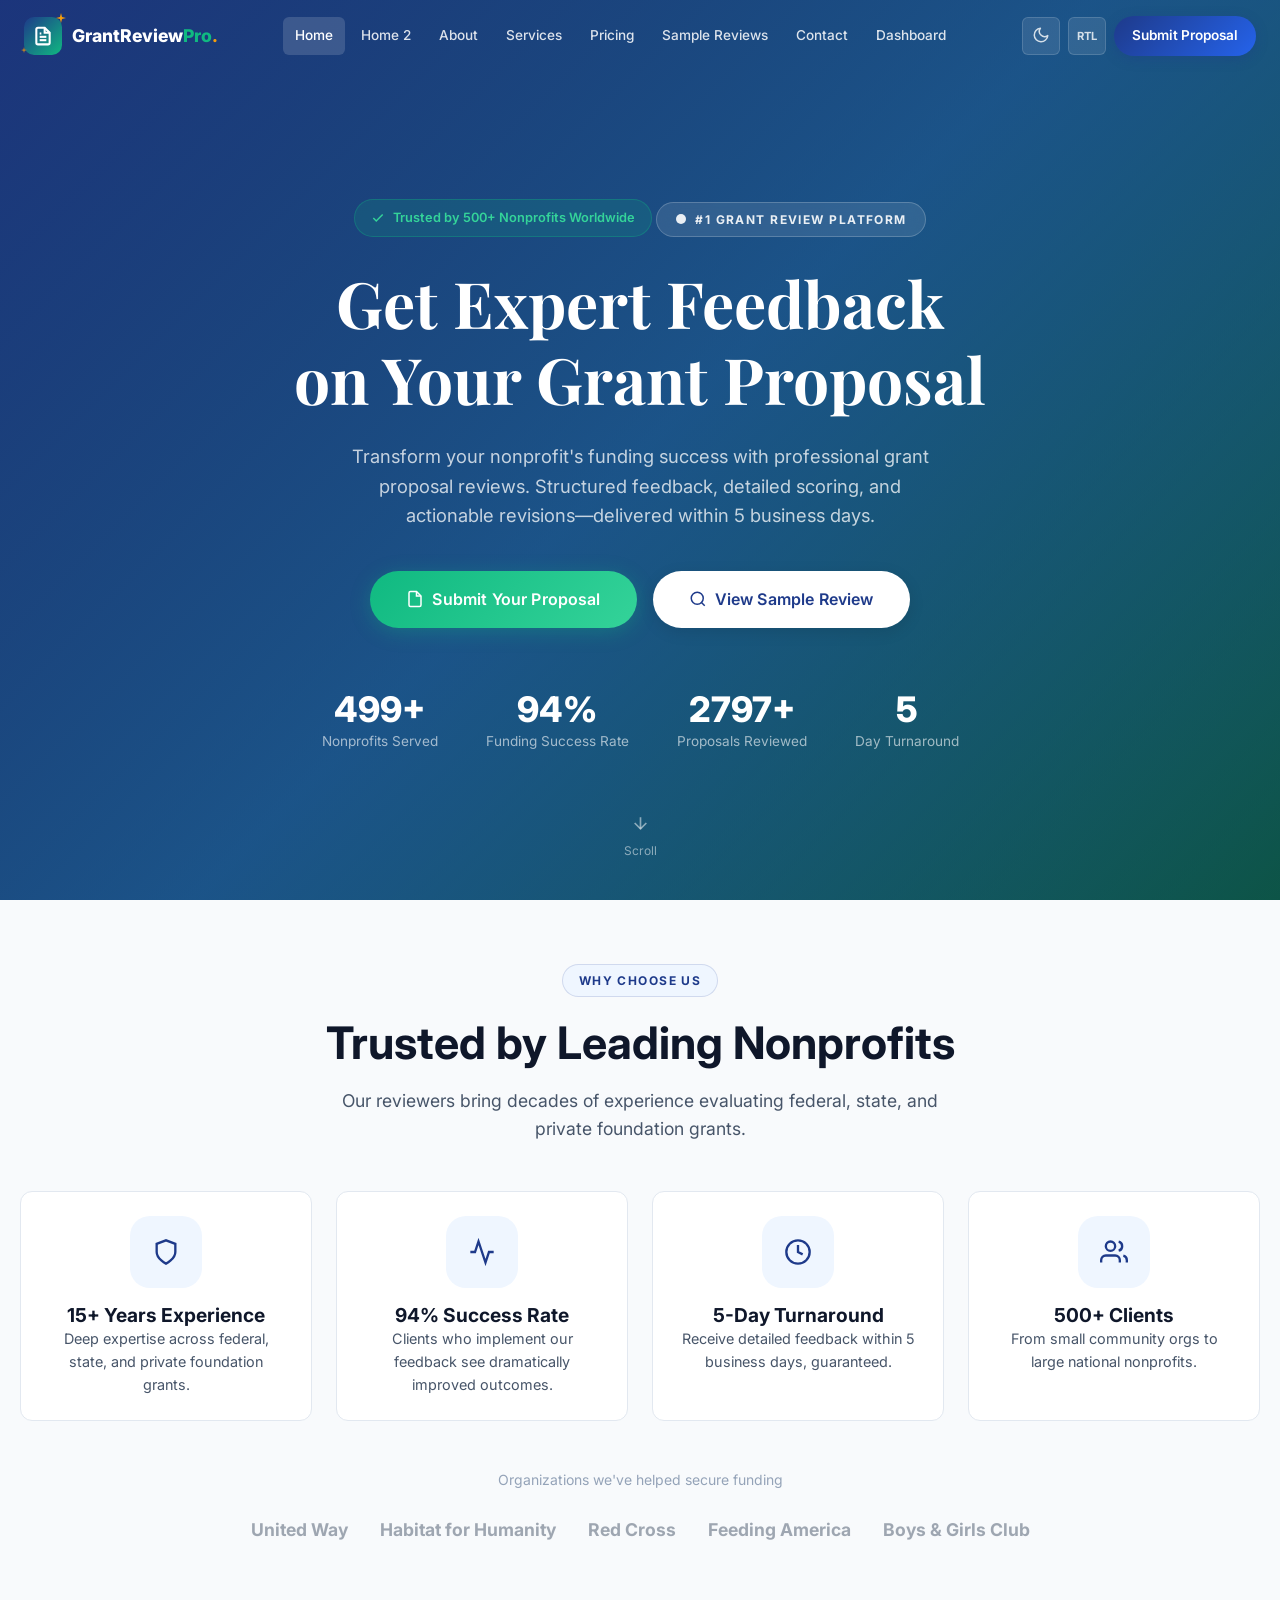
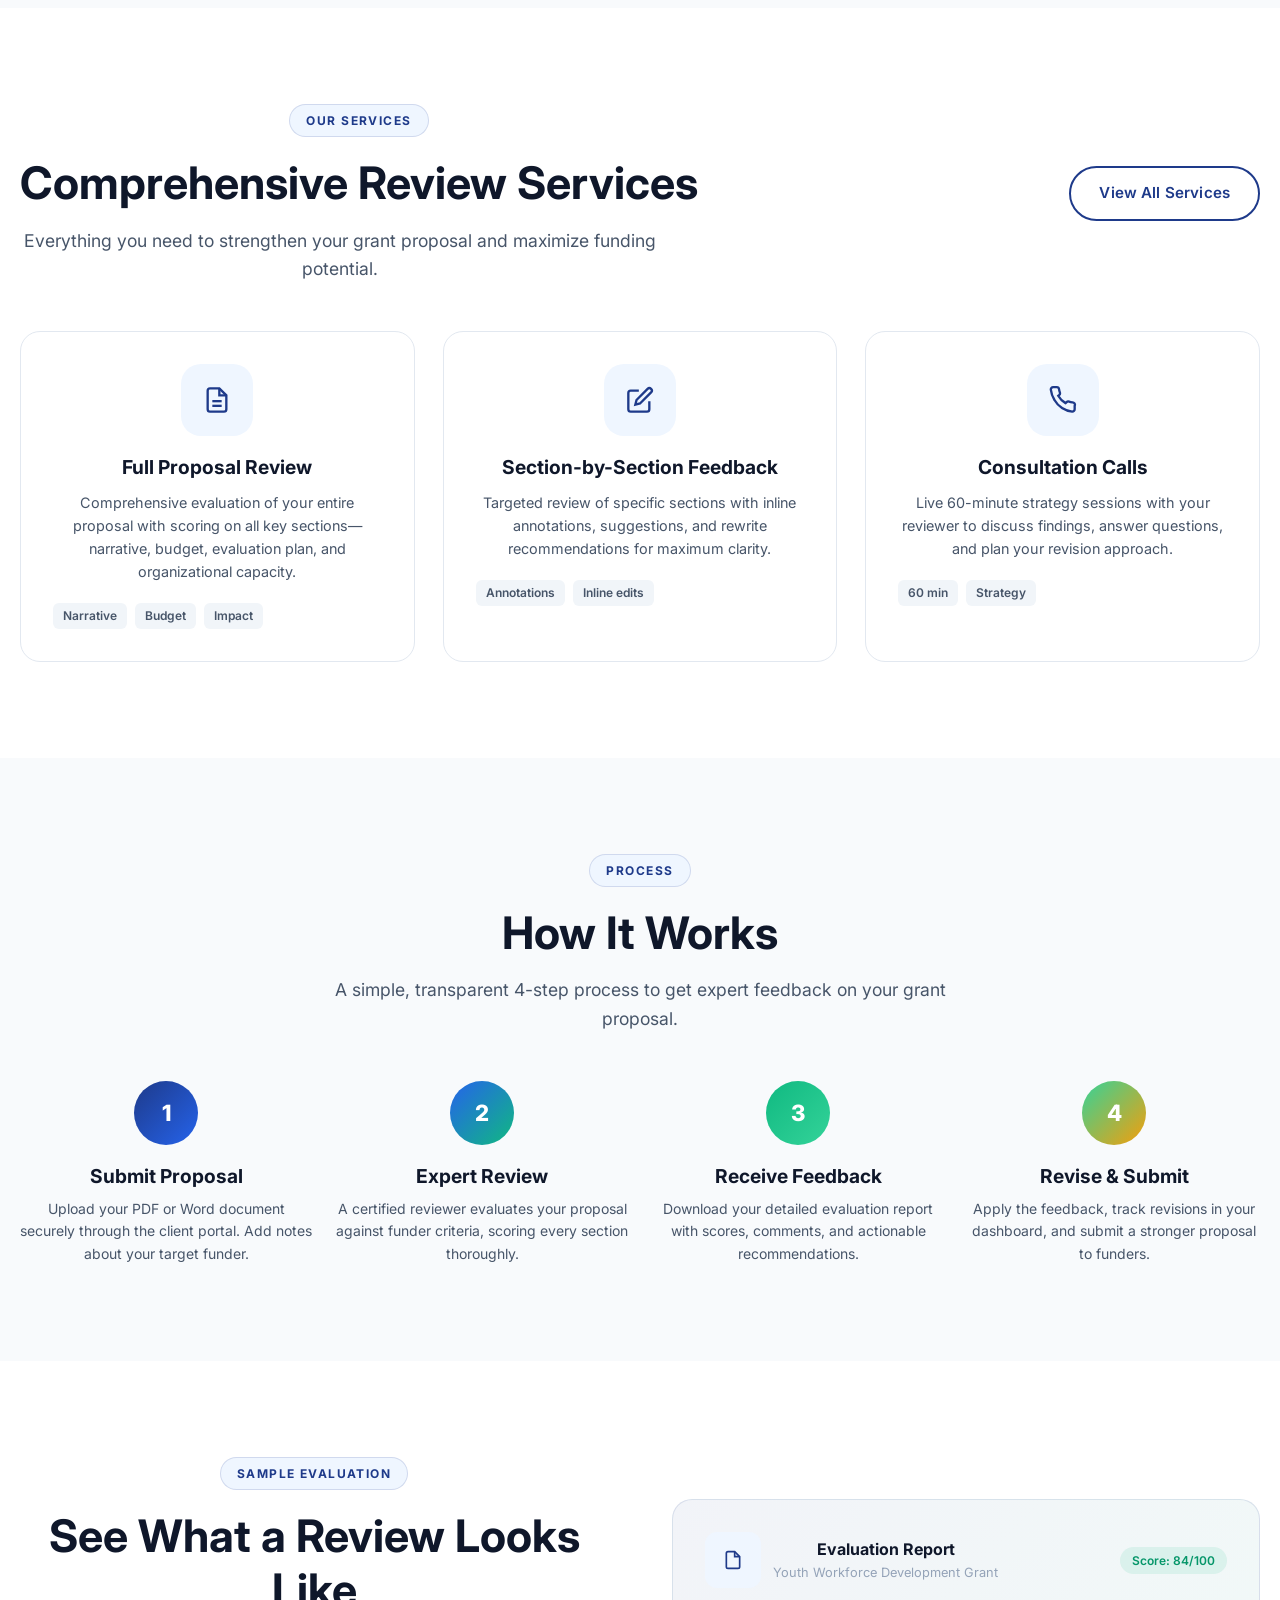
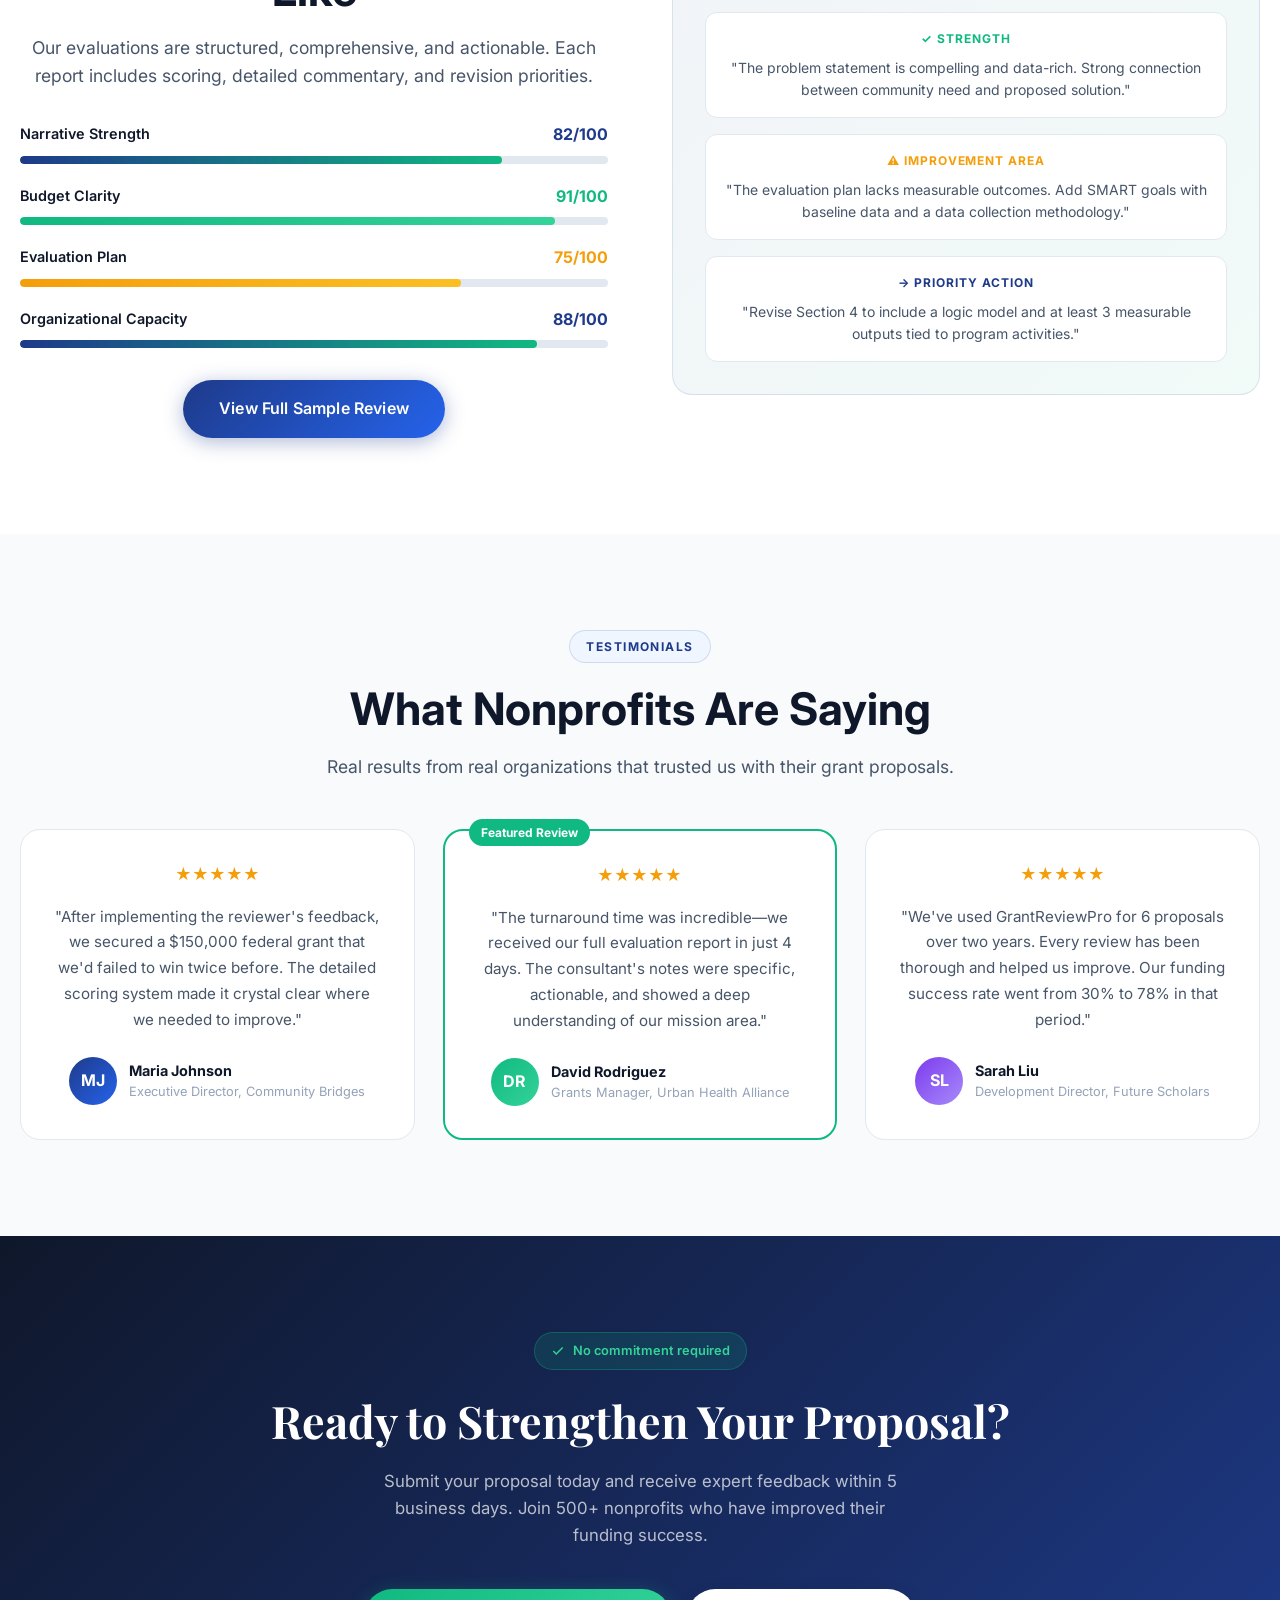
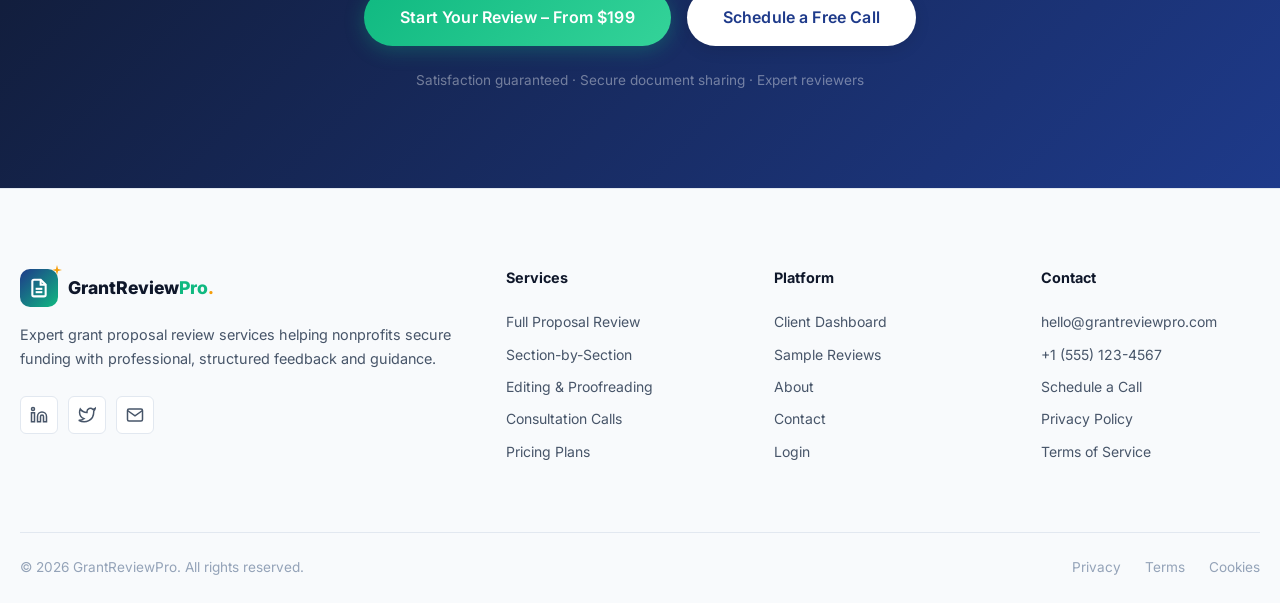
<file: index.html>
<!DOCTYPE html>
<html lang="en" data-theme="light">
<head>
<meta charset="UTF-8"/>
<meta name="viewport" content="width=device-width, initial-scale=1.0"/>
<title>GrantReviewPro – Expert Grant Proposal Review Services</title>
<link rel="icon" type="image/png" href="assets/images/favicon.png"/>
<meta name="description" content="Professional grant proposal review for nonprofits. Get structured feedback, expert evaluation, and increase your funding success rate."/>
<link rel="preconnect" href="https://fonts.googleapis.com"/>
<link rel="preconnect" href="https://fonts.gstatic.com" crossorigin/>
<link href="https://fonts.googleapis.com/css2?family=Inter:wght@300;400;500;600;700;800;900&family=Playfair+Display:wght@600;700;800&display=swap" rel="stylesheet"/>
<link rel="stylesheet" href="assets/css/main.css"/>
<link rel="stylesheet" href="assets/css/nav.css"/>
</head>
<body>
<div id="navbar-placeholder"></div>

<!-- HERO -->
<section class="hero" id="hero">
  <div class="hero-bg" style="background-image:url('https://images.unsplash.com/photo-1497366216548-37526070297c?w=1920&q=80')"></div>
  <div class="overlay"></div>
  <div class="hero-content">
    <div class="hero-badge">
      <svg width="14" height="14" viewBox="0 0 24 24" fill="none" stroke="currentColor" stroke-width="2.5"><polyline points="20 6 9 17 4 12"/></svg>
      Trusted by 500+ Nonprofits Worldwide
    </div>
    <div class="hero-label">
      <svg width="12" height="12" viewBox="0 0 24 24" fill="currentColor"><circle cx="12" cy="12" r="10"/></svg>
      #1 Grant Review Platform
    </div>
    <h1 class="font-display">Get Expert Feedback<br>on Your Grant Proposal</h1>
    <p>Transform your nonprofit's funding success with professional grant proposal reviews. Structured feedback, detailed scoring, and actionable revisions—delivered within 5 business days.</p>
    <div class="hero-actions">
      <a href="signup.html" class="btn btn-secondary btn-lg">
        <svg width="18" height="18" viewBox="0 0 24 24" fill="none" stroke="currentColor" stroke-width="2"><path d="M14 2H6a2 2 0 0 0-2 2v16a2 2 0 0 0 2 2h12a2 2 0 0 0 2-2V8z"/><polyline points="14 2 14 8 20 8"/></svg>
        Submit Your Proposal
      </a>
      <a href="sample-reviews.html" class="btn btn-white btn-lg">
        <svg width="18" height="18" viewBox="0 0 24 24" fill="none" stroke="currentColor" stroke-width="2"><circle cx="11" cy="11" r="8"/><line x1="21" y1="21" x2="16.65" y2="16.65"/></svg>
        View Sample Review
      </a>
    </div>
    <div class="hero-stats">
      <div>
        <div class="hero-stat-num" data-counter data-target="500" data-suffix="+">500+</div>
        <div class="hero-stat-label">Nonprofits Served</div>
      </div>
      <div>
        <div class="hero-stat-num" data-counter data-target="94" data-suffix="%">94%</div>
        <div class="hero-stat-label">Funding Success Rate</div>
      </div>
      <div>
        <div class="hero-stat-num" data-counter data-target="2800" data-suffix="+">2800+</div>
        <div class="hero-stat-label">Proposals Reviewed</div>
      </div>
      <div>
        <div class="hero-stat-num" data-counter data-target="5">5</div>
        <div class="hero-stat-label">Day Turnaround</div>
      </div>
    </div>
  </div>
  <div class="scroll-down">
    <svg width="20" height="20" viewBox="0 0 24 24" fill="none" stroke="currentColor" stroke-width="2"><line x1="12" y1="5" x2="12" y2="19"/><polyline points="19 12 12 19 5 12"/></svg>
    Scroll
  </div>
</section>

<!-- TRUST INDICATORS -->
<section class="section-sm bg-2" id="trust">
  <div class="container">
    <div class="text-center mb-48">
      <div class="section-label">Why Choose Us</div>
      <h2 class="section-title">Trusted by Leading Nonprofits</h2>
      <p class="section-desc">Our reviewers bring decades of experience evaluating federal, state, and private foundation grants.</p>
    </div>
    <div class="grid-4 reveal">
      <div class="card card-sm text-center stagger-1">
        <div class="icon-box icon-box-lg" style="margin:0 auto 16px">
          <svg width="28" height="28" viewBox="0 0 24 24" fill="none" stroke="currentColor" stroke-width="2"><path d="M12 22s8-4 8-10V5l-8-3-8 3v7c0 6 8 10 8 10z"/></svg>
        </div>
        <h4>15+ Years Experience</h4>
        <p style="font-size:.9rem">Deep expertise across federal, state, and private foundation grants.</p>
      </div>
      <div class="card card-sm text-center stagger-2">
        <div class="icon-box icon-box-lg" style="margin:0 auto 16px">
          <svg width="28" height="28" viewBox="0 0 24 24" fill="none" stroke="currentColor" stroke-width="2"><polyline points="22 12 18 12 15 21 9 3 6 12 2 12"/></svg>
        </div>
        <h4>94% Success Rate</h4>
        <p style="font-size:.9rem">Clients who implement our feedback see dramatically improved outcomes.</p>
      </div>
      <div class="card card-sm text-center stagger-3">
        <div class="icon-box icon-box-lg" style="margin:0 auto 16px">
          <svg width="28" height="28" viewBox="0 0 24 24" fill="none" stroke="currentColor" stroke-width="2"><circle cx="12" cy="12" r="10"/><polyline points="12 6 12 12 16 14"/></svg>
        </div>
        <h4>5-Day Turnaround</h4>
        <p style="font-size:.9rem">Receive detailed feedback within 5 business days, guaranteed.</p>
      </div>
      <div class="card card-sm text-center stagger-4">
        <div class="icon-box icon-box-lg" style="margin:0 auto 16px">
          <svg width="28" height="28" viewBox="0 0 24 24" fill="none" stroke="currentColor" stroke-width="2"><path d="M17 21v-2a4 4 0 0 0-4-4H5a4 4 0 0 0-4 4v2"/><circle cx="9" cy="7" r="4"/><path d="M23 21v-2a4 4 0 0 0-3-3.87"/><path d="M16 3.13a4 4 0 0 1 0 7.75"/></svg>
        </div>
        <h4>500+ Clients</h4>
        <p style="font-size:.9rem">From small community orgs to large national nonprofits.</p>
      </div>
    </div>
    <!-- Logo strip -->
    <div class="mt-48 text-center">
      <p class="text-muted mb-24">Organizations we've helped secure funding</p>
      <div class="flex-center gap-32" style="flex-wrap:wrap;opacity:.5">
        <span style="font-weight:700;font-size:1.1rem;color:var(--text-secondary)">United Way</span>
        <span style="font-weight:700;font-size:1.1rem;color:var(--text-secondary)">Habitat for Humanity</span>
        <span style="font-weight:700;font-size:1.1rem;color:var(--text-secondary)">Red Cross</span>
        <span style="font-weight:700;font-size:1.1rem;color:var(--text-secondary)">Feeding America</span>
        <span style="font-weight:700;font-size:1.1rem;color:var(--text-secondary)">Boys &amp; Girls Club</span>
      </div>
    </div>
  </div>
</section>

<!-- SERVICES OVERVIEW -->
<section class="section" id="services-overview">
  <div class="container">
    <div class="flex-between mb-48" style="flex-wrap:wrap;gap:24px">
      <div>
        <div class="section-label">Our Services</div>
        <h2 class="section-title">Comprehensive Review Services</h2>
        <p class="section-desc">Everything you need to strengthen your grant proposal and maximize funding potential.</p>
      </div>
      <a href="services.html" class="btn btn-outline">View All Services</a>
    </div>
    <div class="grid-3">
      <div class="card reveal stagger-1">
        <div class="icon-box icon-box-lg" style="margin:0 auto 20px">
          <svg width="28" height="28" viewBox="0 0 24 24" fill="none" stroke="currentColor" stroke-width="2"><path d="M14 2H6a2 2 0 0 0-2 2v16a2 2 0 0 0 2 2h12a2 2 0 0 0 2-2V8z"/><polyline points="14 2 14 8 20 8"/><line x1="16" y1="13" x2="8" y2="13"/><line x1="16" y1="17" x2="8" y2="17"/></svg>
        </div>
        <h3 style="font-size:1.2rem;margin-bottom:12px">Full Proposal Review</h3>
        <p style="font-size:.9rem;margin-bottom:20px">Comprehensive evaluation of your entire proposal with scoring on all key sections—narrative, budget, evaluation plan, and organizational capacity.</p>
        <div style="display:flex;gap:8px;flex-wrap:wrap">
          <span class="tag">Narrative</span><span class="tag">Budget</span><span class="tag">Impact</span>
        </div>
      </div>
      <div class="card reveal stagger-2">
        <div class="icon-box icon-box-lg" style="margin:0 auto 20px">
          <svg width="28" height="28" viewBox="0 0 24 24" fill="none" stroke="currentColor" stroke-width="2"><path d="M11 4H4a2 2 0 0 0-2 2v14a2 2 0 0 0 2 2h14a2 2 0 0 0 2-2v-7"/><path d="M18.5 2.5a2.121 2.121 0 0 1 3 3L12 15l-4 1 1-4 9.5-9.5z"/></svg>
        </div>
        <h3 style="font-size:1.2rem;margin-bottom:12px">Section-by-Section Feedback</h3>
        <p style="font-size:.9rem;margin-bottom:20px">Targeted review of specific sections with inline annotations, suggestions, and rewrite recommendations for maximum clarity.</p>
        <div style="display:flex;gap:8px;flex-wrap:wrap">
          <span class="tag">Annotations</span><span class="tag">Inline edits</span>
        </div>
      </div>
      <div class="card reveal stagger-3">
        <div class="icon-box icon-box-lg" style="margin:0 auto 20px">
          <svg width="28" height="28" viewBox="0 0 24 24" fill="none" stroke="currentColor" stroke-width="2"><path d="M22 16.92v3a2 2 0 0 1-2.18 2 19.79 19.79 0 0 1-8.63-3.07A19.5 19.5 0 0 1 4.69 12 19.79 19.79 0 0 1 1.61 3.4 2 2 0 0 1 3.6 1h3a2 2 0 0 1 2 1.72c.127.96.361 1.903.7 2.81a2 2 0 0 1-.45 2.11L7.91 8.4a16 16 0 0 0 6.29 6.29l.91-.91a2 2 0 0 1 2.11-.45 12.84 12.84 0 0 0 2.81.7A2 2 0 0 1 22 16.92z"/></svg>
        </div>
        <h3 style="font-size:1.2rem;margin-bottom:12px">Consultation Calls</h3>
        <p style="font-size:.9rem;margin-bottom:20px">Live 60-minute strategy sessions with your reviewer to discuss findings, answer questions, and plan your revision approach.</p>
        <div style="display:flex;gap:8px;flex-wrap:wrap">
          <span class="tag">60 min</span><span class="tag">Strategy</span>
        </div>
      </div>
    </div>
  </div>
</section>

<!-- HOW IT WORKS -->
<section class="section bg-2" id="how-it-works">
  <div class="container">
    <div class="text-center mb-48">
      <div class="section-label">Process</div>
      <h2 class="section-title">How It Works</h2>
      <p class="section-desc">A simple, transparent 4-step process to get expert feedback on your grant proposal.</p>
    </div>
    <div class="grid-4">
      <div class="reveal stagger-1" style="text-align:center">
        <div style="width:64px;height:64px;border-radius:50%;background:linear-gradient(135deg,var(--primary),var(--primary-light));color:#fff;display:flex;align-items:center;justify-content:center;font-size:1.4rem;font-weight:800;margin:0 auto 20px">1</div>
        <h4 style="margin-bottom:10px">Submit Proposal</h4>
        <p style="font-size:.875rem">Upload your PDF or Word document securely through the client portal. Add notes about your target funder.</p>
      </div>
      <div class="reveal stagger-2" style="text-align:center">
        <div style="width:64px;height:64px;border-radius:50%;background:linear-gradient(135deg,var(--primary-light),var(--secondary));color:#fff;display:flex;align-items:center;justify-content:center;font-size:1.4rem;font-weight:800;margin:0 auto 20px">2</div>
        <h4 style="margin-bottom:10px">Expert Review</h4>
        <p style="font-size:.875rem">A certified reviewer evaluates your proposal against funder criteria, scoring every section thoroughly.</p>
      </div>
      <div class="reveal stagger-3" style="text-align:center">
        <div style="width:64px;height:64px;border-radius:50%;background:linear-gradient(135deg,var(--secondary),var(--secondary-light));color:#fff;display:flex;align-items:center;justify-content:center;font-size:1.4rem;font-weight:800;margin:0 auto 20px">3</div>
        <h4 style="margin-bottom:10px">Receive Feedback</h4>
        <p style="font-size:.875rem">Download your detailed evaluation report with scores, comments, and actionable recommendations.</p>
      </div>
      <div class="reveal stagger-4" style="text-align:center">
        <div style="width:64px;height:64px;border-radius:50%;background:linear-gradient(135deg,var(--secondary-light),var(--accent));color:#fff;display:flex;align-items:center;justify-content:center;font-size:1.4rem;font-weight:800;margin:0 auto 20px">4</div>
        <h4 style="margin-bottom:10px">Revise &amp; Submit</h4>
        <p style="font-size:.875rem">Apply the feedback, track revisions in your dashboard, and submit a stronger proposal to funders.</p>
      </div>
    </div>
  </div>
</section>

<!-- SAMPLE REVIEW PREVIEW -->
<section class="section" id="sample-preview">
  <div class="container">
    <div class="grid-2" style="align-items:center;gap:64px">
      <div class="reveal-left">
        <div class="section-label">Sample Evaluation</div>
        <h2 class="section-title">See What a Review Looks Like</h2>
        <p class="section-desc" style="margin-bottom:32px">Our evaluations are structured, comprehensive, and actionable. Each report includes scoring, detailed commentary, and revision priorities.</p>
        <div style="display:flex;flex-direction:column;gap:20px;margin-bottom:32px">
          <div>
            <div style="display:flex;justify-content:space-between;margin-bottom:8px">
              <span style="font-weight:600;font-size:.9rem">Narrative Strength</span>
              <span style="color:var(--primary);font-weight:700">82/100</span>
            </div>
            <div class="progress-bar"><div class="progress-fill" data-width="82"></div></div>
          </div>
          <div>
            <div style="display:flex;justify-content:space-between;margin-bottom:8px">
              <span style="font-weight:600;font-size:.9rem">Budget Clarity</span>
              <span style="color:var(--secondary);font-weight:700">91/100</span>
            </div>
            <div class="progress-bar"><div class="progress-fill" data-width="91" style="background:linear-gradient(90deg,var(--secondary),var(--secondary-light))"></div></div>
          </div>
          <div>
            <div style="display:flex;justify-content:space-between;margin-bottom:8px">
              <span style="font-weight:600;font-size:.9rem">Evaluation Plan</span>
              <span style="color:var(--accent);font-weight:700">75/100</span>
            </div>
            <div class="progress-bar"><div class="progress-fill" data-width="75" style="background:linear-gradient(90deg,var(--accent),#FBBF24)"></div></div>
          </div>
          <div>
            <div style="display:flex;justify-content:space-between;margin-bottom:8px">
              <span style="font-weight:600;font-size:.9rem">Organizational Capacity</span>
              <span style="color:var(--primary);font-weight:700">88/100</span>
            </div>
            <div class="progress-bar"><div class="progress-fill" data-width="88"></div></div>
          </div>
        </div>
        <a href="sample-reviews.html" class="btn btn-primary btn-lg">View Full Sample Review</a>
      </div>
      <div class="reveal-right">
        <div class="highlight-box">
          <div style="display:flex;align-items:center;gap:12px;margin-bottom:24px">
            <div class="icon-box"><svg width="20" height="20" viewBox="0 0 24 24" fill="none" stroke="currentColor" stroke-width="2"><path d="M14 2H6a2 2 0 0 0-2 2v16a2 2 0 0 0 2 2h12a2 2 0 0 0 2-2V8z"/><polyline points="14 2 14 8 20 8"/></svg></div>
            <div><div style="font-weight:700">Evaluation Report</div><div style="font-size:.8rem;color:var(--text-muted)">Youth Workforce Development Grant</div></div>
            <span class="badge badge-success" style="margin-left:auto">Score: 84/100</span>
          </div>
          <div style="display:flex;flex-direction:column;gap:16px">
            <div style="background:var(--surface);border-radius:var(--radius-md);padding:16px;border:1px solid var(--border)">
              <div style="font-size:.75rem;font-weight:700;text-transform:uppercase;letter-spacing:.08em;color:var(--secondary);margin-bottom:8px">✓ Strength</div>
              <p style="font-size:.875rem;margin:0">"The problem statement is compelling and data-rich. Strong connection between community need and proposed solution."</p>
            </div>
            <div style="background:var(--surface);border-radius:var(--radius-md);padding:16px;border:1px solid var(--border)">
              <div style="font-size:.75rem;font-weight:700;text-transform:uppercase;letter-spacing:.08em;color:var(--accent);margin-bottom:8px">⚠ Improvement Area</div>
              <p style="font-size:.875rem;margin:0">"The evaluation plan lacks measurable outcomes. Add SMART goals with baseline data and a data collection methodology."</p>
            </div>
            <div style="background:var(--surface);border-radius:var(--radius-md);padding:16px;border:1px solid var(--border)">
              <div style="font-size:.75rem;font-weight:700;text-transform:uppercase;letter-spacing:.08em;color:var(--primary);margin-bottom:8px">→ Priority Action</div>
              <p style="font-size:.875rem;margin:0">"Revise Section 4 to include a logic model and at least 3 measurable outputs tied to program activities."</p>
            </div>
          </div>
        </div>
      </div>
    </div>
  </div>
</section>

<!-- TESTIMONIALS -->
<section class="section bg-2" id="testimonials">
  <div class="container">
    <div class="text-center mb-48">
      <div class="section-label">Testimonials</div>
      <h2 class="section-title">What Nonprofits Are Saying</h2>
      <p class="section-desc">Real results from real organizations that trusted us with their grant proposals.</p>
    </div>
    <div class="grid-3">
      <div class="card reveal stagger-1">
        <div class="testimonial-stars" style="color:var(--accent)">
          ★★★★★
        </div>
        <p style="font-size:.95rem;line-height:1.7;margin-bottom:24px">"After implementing the reviewer's feedback, we secured a $150,000 federal grant that we'd failed to win twice before. The detailed scoring system made it crystal clear where we needed to improve."</p>
        <div class="testimonial-author">
          <div class="avatar" style="background:linear-gradient(135deg,var(--primary),var(--primary-light));color:#fff">MJ</div>
          <div>
            <div style="font-weight:700;font-size:.9rem">Maria Johnson</div>
            <div style="font-size:.8rem;color:var(--text-muted)">Executive Director, Community Bridges</div>
          </div>
        </div>
      </div>
      <div class="card reveal stagger-2" style="border:2px solid var(--secondary);position:relative">
        <div style="position:absolute;top:-12px;left:24px;background:var(--secondary);color:#fff;font-size:.75rem;font-weight:700;padding:4px 12px;border-radius:20px">Featured Review</div>
        <div class="testimonial-stars" style="color:var(--accent)">★★★★★</div>
        <p style="font-size:.95rem;line-height:1.7;margin-bottom:24px;text-align:center">"The turnaround time was incredible—we received our full evaluation report in just 4 days. The consultant's notes were specific, actionable, and showed a deep understanding of our mission area."</p>
        <div class="testimonial-author">
          <div class="avatar" style="background:linear-gradient(135deg,var(--secondary),var(--secondary-light));color:#fff">DR</div>
          <div>
            <div style="font-weight:700;font-size:.9rem">David Rodriguez</div>
            <div style="font-size:.8rem;color:var(--text-muted)">Grants Manager, Urban Health Alliance</div>
          </div>
        </div>
      </div>
      <div class="card reveal stagger-3">
        <div class="testimonial-stars" style="color:var(--accent)">★★★★★</div>
        <p style="font-size:.95rem;line-height:1.7;margin-bottom:24px">"We've used GrantReviewPro for 6 proposals over two years. Every review has been thorough and helped us improve. Our funding success rate went from 30% to 78% in that period."</p>
        <div class="testimonial-author">
          <div class="avatar" style="background:linear-gradient(135deg,#7C3AED,#A78BFA);color:#fff">SL</div>
          <div>
            <div style="font-weight:700;font-size:.9rem">Sarah Liu</div>
            <div style="font-size:.8rem;color:var(--text-muted)">Development Director, Future Scholars</div>
          </div>
        </div>
      </div>
    </div>
  </div>
</section>

<!-- CTA -->
<section class="section" id="cta" style="background:linear-gradient(135deg,#0F172A,#1E3A8A)">
  <div class="container text-center">
    <div class="hero-badge" style="justify-content:center;margin-bottom:24px">
      <svg width="14" height="14" viewBox="0 0 24 24" fill="none" stroke="currentColor" stroke-width="2.5"><polyline points="20 6 9 17 4 12"/></svg>
      No commitment required
    </div>
    <h2 class="font-display reveal" style="color:#fff;margin-bottom:20px">Ready to Strengthen Your Proposal?</h2>
    <p class="reveal" style="color:rgba(255,255,255,.7);max-width:540px;margin:0 auto 40px;font-size:1.05rem">Submit your proposal today and receive expert feedback within 5 business days. Join 500+ nonprofits who have improved their funding success.</p>
    <div class="hero-actions reveal" style="justify-content:center">
      <a href="signup.html" class="btn btn-secondary btn-lg">Start Your Review – From $199</a>
      <a href="contact.html" class="btn btn-white btn-lg">Schedule a Free Call</a>
    </div>
    <p class="reveal" style="margin-top:24px;font-size:.85rem;color:rgba(255,255,255,.4)">Satisfaction guaranteed · Secure document sharing · Expert reviewers</p>
  </div>
</section>

<div id="footer-placeholder"></div>
<script src="assets/js/components.js"></script>
<script src="assets/js/main.js"></script>
</body>
</html>
</file>
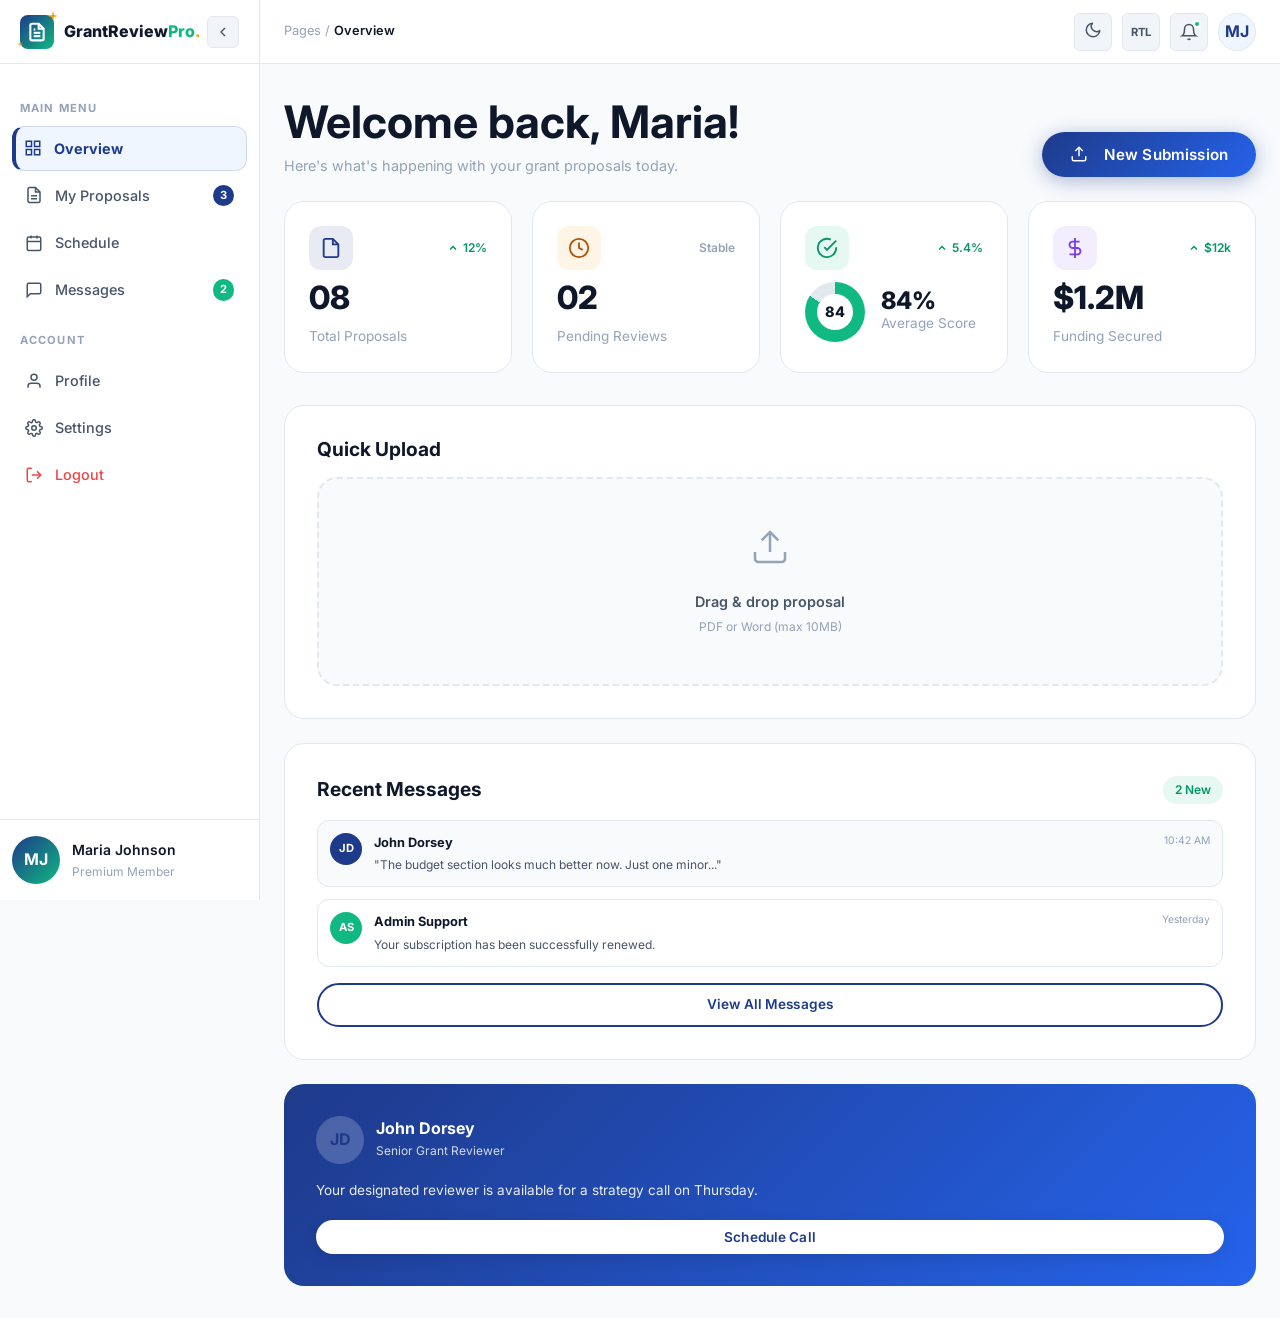
<file: dashboard.html>
<!DOCTYPE html>
<html lang="en" data-theme="light">
<head>
<meta charset="UTF-8"/>
<meta name="viewport" content="width=device-width, initial-scale=1.0"/>
<title>Dashboard – GrantReviewPro</title>
<link rel="icon" type="image/png" href="assets/images/favicon.png"/>
<link rel="preconnect" href="https://fonts.googleapis.com"/>
<link rel="preconnect" href="https://fonts.gstatic.com" crossorigin/>
<link href="https://fonts.googleapis.com/css2?family=Inter:wght@300;400;500;600;700;800;900&display=swap" rel="stylesheet"/>
<link rel="stylesheet" href="assets/css/main.css"/>
<link rel="stylesheet" href="assets/css/dashboard.css"/>
<style>
/* Prevent horizontal overflow at all mobile sizes */
html, body { max-width: 100vw; overflow-x: hidden; }
.p-24 { padding: 24px; }
</style>
</head>
<body class="bg-2">

<div class="dash-layout">
  <!-- Sidebar -->
  <aside class="dash-sidebar" id="dash-sidebar">
    <div class="sidebar-header">
      <a href="index.html" class="sidebar-logo">
        <div class="logo-icon" style="position:relative">
          <svg width="20" height="20" viewBox="0 0 24 24" fill="none" stroke="currentColor" stroke-width="2.5" style="position:relative;z-index:2"><path d="M14 2H6a2 2 0 0 0-2 2v16a2 2 0 0 0 2 2h12a2 2 0 0 0 2-2V8z"/><polyline points="14 2 14 8 20 8"/><line x1="16" y1="13" x2="8" y2="13"/><line x1="16" y1="17" x2="8" y2="17"/><polyline points="10 9 9 9 8 9"/></svg>
          <div class="sparkles" style="position:absolute;inset:0;pointer-events:none">
            <svg width="10" height="10" viewBox="0 0 24 24" fill="var(--accent)" style="position:absolute;top:-4px;right:-4px"><path d="M12 0L14.5 9.5L24 12L14.5 14.5L12 24L9.5 14.5L0 12L9.5 9.5L12 0Z"/></svg>
            <svg width="6" height="6" viewBox="0 0 24 24" fill="var(--accent)" style="position:absolute;bottom:2px;left:-3px;opacity:.8"><path d="M12 0L14.5 9.5L24 12L14.5 14.5L12 24L9.5 14.5L0 12L9.5 9.5L12 0Z"/></svg>
          </div>
        </div>
        <span class="sidebar-logo-text">GrantReview<span style="color:var(--secondary)">Pro</span><span style="color:var(--accent)">.</span></span>
      </a>
      <button class="sidebar-toggle" id="sidebar-toggle-btn" title="Toggle Sidebar">
        <svg width="16" height="16" viewBox="0 0 24 24" fill="none" stroke="currentColor" stroke-width="2"><polyline points="15 18 9 12 15 6"/></svg>
      </button>
    </div>
    
    <nav class="sidebar-nav">
      <div class="sidebar-nav-section">Main Menu</div>
      <a href="#" class="sidebar-nav-item active">
        <svg width="18" height="18" viewBox="0 0 24 24" fill="none" stroke="currentColor" stroke-width="2"><rect x="3" y="3" width="7" height="7"/><rect x="14" y="3" width="7" height="7"/><rect x="14" y="14" width="7" height="7"/><rect x="3" y="14" width="7" height="7"/></svg>
        <span class="sidebar-nav-label">Overview</span>
      </a>
      <a href="#" class="sidebar-nav-item">
        <svg width="18" height="18" viewBox="0 0 24 24" fill="none" stroke="currentColor" stroke-width="2"><path d="M14 2H6a2 2 0 0 0-2 2v16a2 2 0 0 0 2 2h12a2 2 0 0 0 2-2V8z"/><polyline points="14 2 14 8 20 8"/><line x1="16" y1="13" x2="8" y2="13"/><line x1="16" y1="17" x2="8" y2="17"/></svg>
        <span class="sidebar-nav-label">My Proposals</span>
        <span class="sidebar-nav-badge">3</span>
      </a>
      <a href="#" class="sidebar-nav-item">
        <svg width="18" height="18" viewBox="0 0 24 24" fill="none" stroke="currentColor" stroke-width="2"><rect x="3" y="4" width="18" height="18" rx="2" ry="2"/><line x1="16" y1="2" x2="16" y2="6"/><line x1="8" y1="2" x2="8" y2="6"/><line x1="3" y1="10" x2="21" y2="10"/></svg>
        <span class="sidebar-nav-label">Schedule</span>
      </a>
      <a href="#" class="sidebar-nav-item">
        <svg width="18" height="18" viewBox="0 0 24 24" fill="none" stroke="currentColor" stroke-width="2"><path d="M21 15a2 2 0 0 1-2 2H7l-4 4V5a2 2 0 0 1 2-2h14a2 2 0 0 1 2 2z"/></svg>
        <span class="sidebar-nav-label">Messages</span>
        <span class="sidebar-nav-badge" style="background:var(--secondary)">2</span>
      </a>

      <div class="sidebar-nav-section">Account</div>
      <a href="#" class="sidebar-nav-item">
        <svg width="18" height="18" viewBox="0 0 24 24" fill="none" stroke="currentColor" stroke-width="2"><path d="M20 21v-2a4 4 0 0 0-4-4H8a4 4 0 0 0-4 4v2"/><circle cx="12" cy="7" r="4"/></svg>
        <span class="sidebar-nav-label">Profile</span>
      </a>
      <a href="#" class="sidebar-nav-item">
        <svg width="18" height="18" viewBox="0 0 24 24" fill="none" stroke="currentColor" stroke-width="2"><circle cx="12" cy="12" r="3"/><path d="M19.4 15a1.65 1.65 0 0 0 .33 1.82l.06.06a2 2 0 0 1 0 2.83 2 2 0 0 1-2.83 0l-.06-.06a1.65 1.65 0 0 0-1.82-.33 1.65 1.65 0 0 0-1 1.51V21a2 2 0 0 1-2 2 2 2 0 0 1-2-2v-.09A1.65 1.65 0 0 0 9 19.4a1.65 1.65 0 0 0-1.82.33l-.06.06a2 2 0 0 1-2.83 0 2 2 0 0 1 0-2.83l.06-.06a1.65 1.65 0 0 0 .33-1.82 1.65 1.65 0 0 0-1.51-1H3a2 2 0 0 1-2-2 2 2 0 0 1 2-2h.09A1.65 1.65 0 0 0 4.6 9a1.65 1.65 0 0 0-.33-1.82l-.06-.06a2 2 0 0 1 0-2.83 2 2 0 0 1 2.83 0l.06.06a1.65 1.65 0 0 0 1.82.33H9a1.65 1.65 0 0 0 1-1.51V3a2 2 0 0 1 2-2 2 2 0 0 1 2 2v.09a1.65 1.65 0 0 0 1 1.51 1.65 1.65 0 0 0 1.82-.33l.06-.06a2 2 0 0 1 2.83 0 2 2 0 0 1 0 2.83l-.06.06a1.65 1.65 0 0 0-.33 1.82V9a1.65 1.65 0 0 0 1.51 1H21a2 2 0 0 1 2 2 2 2 0 0 1-2 2h-.09a1.65 1.65 0 0 0-1.51 1z"/></svg>
        <span class="sidebar-nav-label">Settings</span>
      </a>
      <a href="index.html" class="sidebar-nav-item" style="margin-top:auto;color:#EF4444">
        <svg width="18" height="18" viewBox="0 0 24 24" fill="none" stroke="currentColor" stroke-width="2"><path d="M9 21H5a2 2 0 0 1-2-2V5a2 2 0 0 1 2-2h4"/><polyline points="16 17 21 12 16 7"/><line x1="21" y1="12" x2="9" y2="12"/></svg>
        <span class="sidebar-nav-label">Logout</span>
      </a>
    </nav>

    <div class="sidebar-user">
      <div class="avatar" style="background:linear-gradient(135deg,var(--primary),var(--secondary));color:#fff;flex-shrink:0">MJ</div>
      <div class="sidebar-user-info">
        <div class="sidebar-user-name">Maria Johnson</div>
        <div class="sidebar-user-role">Premium Member</div>
      </div>
    </div>
  </aside>

  <div class="sidebar-overlay" id="sidebar-overlay"></div>

  <!-- Main Content -->
  <main class="dash-main" id="dash-main">
    <header class="dash-header">
      <div class="dash-header-left">
        <button class="dash-hamburger" id="dash-hamburger">
          <svg width="20" height="20" viewBox="0 0 24 24" fill="none" stroke="currentColor" stroke-width="2"><line x1="3" y1="12" x2="21" y2="12"/><line x1="3" y1="6" x2="21" y2="6"/><line x1="3" y1="18" x2="21" y2="18"/></svg>
        </button>
        <div class="dash-breadcrumb">Pages / <span style="color:var(--text-primary);font-weight:600">Overview</span></div>
      </div>
      
      <div class="dash-header-right">
        <div class="search-box" style="position:relative;display:none;@media(min-width:768px){display:block}">
          <input type="text" class="form-control" placeholder="Search proposals..." style="padding-left:36px;width:240px;height:38px;font-size:.85rem"/>
          <svg width="16" height="16" viewBox="0 0 24 24" fill="none" stroke="currentColor" stroke-width="2" style="position:absolute;left:12px;top:11px;color:var(--text-muted)"><circle cx="11" cy="11" r="8"/><line x1="21" y1="21" x2="16.65" y2="16.65"/></svg>
        </div>
        
        <button class="dash-icon-btn" data-theme-toggle title="Toggle theme">
          <span class="theme-icon"><svg width="18" height="18" viewBox="0 0 24 24" fill="none" stroke="currentColor" stroke-width="2"><path d="M21 12.79A9 9 0 1 1 11.21 3 7 7 0 0 0 21 12.79z"/></svg></span>
        </button>
        
        <button class="dash-icon-btn" data-rtl-toggle title="Toggle RTL" style="font-weight:700;font-size:.7rem">RTL</button>
        
        <button class="dash-icon-btn" title="Notifications">
          <svg width="18" height="18" viewBox="0 0 24 24" fill="none" stroke="currentColor" stroke-width="2"><path d="M18 8A6 6 0 0 0 6 8c0 7-3 9-3 9h18s-3-2-3-9"/><path d="M13.73 21a2 2 0 0 1-3.46 0"/></svg>
          <span class="notif-dot"></span>
        </button>
        
        <div class="avatar" style="width:38px;height:38px;background:var(--bg-3);border:1px solid var(--border);cursor:pointer">MJ</div>
      </div>
    </header>

    <div class="dash-content">
      <div class="flex-between mb-24" style="align-items:flex-end">
        <div>
          <h2 style="margin-bottom:4px">Welcome back, Maria!</h2>
          <p class="text-muted" style="font-size:.9rem">Here's what's happening with your grant proposals today.</p>
        </div>
        <button class="btn btn-primary" onclick="document.getElementById('upload-input').click()">
          <svg width="18" height="18" viewBox="0 0 24 24" fill="none" stroke="currentColor" stroke-width="2" style="margin-right:8px"><path d="M21 15v4a2 2 0 0 1-2 2H5a2 2 0 0 1-2-2v-4"/><polyline points="17 8 12 3 7 8"/><line x1="12" y1="3" x2="12" y2="15"/></svg>
          New Submission
        </button>
      </div>

      <!-- Stats -->
      <div class="stats-grid">
        <div class="stat-card">
          <div class="stat-card-top">
            <div class="stat-icon stat-icon-blue">
              <svg width="22" height="22" viewBox="0 0 24 24" fill="none" stroke="currentColor" stroke-width="2"><path d="M14 2H6a2 2 0 0 0-2 2v16a2 2 0 0 0 2 2h12a2 2 0 0 0 2-2V8z"/><polyline points="14 2 14 8 20 8"/></svg>
            </div>
            <div class="stat-trend trend-up">
              <svg width="12" height="12" viewBox="0 0 24 24" fill="none" stroke="currentColor" stroke-width="3"><polyline points="18 15 12 9 6 15"/></svg>
              12%
            </div>
          </div>
          <div class="stat-value">08</div>
          <div class="stat-label">Total Proposals</div>
        </div>
        
        <div class="stat-card">
          <div class="stat-card-top">
            <div class="stat-icon stat-icon-amber">
              <svg width="22" height="22" viewBox="0 0 24 24" fill="none" stroke="currentColor" stroke-width="2"><circle cx="12" cy="12" r="10"/><polyline points="12 6 12 12 16 14"/></svg>
            </div>
            <div class="stat-trend trend-up" style="color:var(--text-muted)">
              Stable
            </div>
          </div>
          <div class="stat-value">02</div>
          <div class="stat-label">Pending Reviews</div>
        </div>
        
        <div class="stat-card">
          <div class="stat-card-top">
            <div class="stat-icon stat-icon-green">
              <svg width="22" height="22" viewBox="0 0 24 24" fill="none" stroke="currentColor" stroke-width="2"><path d="M22 11.08V12a10 10 0 1 1-5.93-9.14"/><polyline points="22 4 12 14.01 9 11.01"/></svg>
            </div>
            <div class="stat-trend trend-up">
              <svg width="12" height="12" viewBox="0 0 24 24" fill="none" stroke="currentColor" stroke-width="3"><polyline points="18 15 12 9 6 15"/></svg>
              5.4%
            </div>
          </div>
          <div style="display:flex;align-items:center;gap:16px">
            <div class="score-ring" style="--pct: 84; width:60px; height:60px">
              <div class="score-ring-value" style="font-size:.9rem">84</div>
            </div>
            <div>
              <div class="stat-value" style="font-size:1.5rem">84%</div>
              <div class="stat-label">Average Score</div>
            </div>
          </div>
        </div>
        
        <div class="stat-card">
          <div class="stat-card-top">
            <div class="stat-icon stat-icon-purple">
              <svg width="22" height="22" viewBox="0 0 24 24" fill="none" stroke="currentColor" stroke-width="2"><line x1="12" y1="1" x2="12" y2="23"/><path d="M17 5H9.5a3.5 3.5 0 0 0 0 7h5a3.5 3.5 0 0 1 0 7H6"/></svg>
            </div>
            <div class="stat-trend trend-up">
              <svg width="12" height="12" viewBox="0 0 24 24" fill="none" stroke="currentColor" stroke-width="3"><polyline points="18 15 12 9 6 15"/></svg>
              $12k
            </div>
          </div>
          <div class="stat-value">$1.2M</div>
          <div class="stat-label">Funding Secured</div>
        </div>
      </div>

      <div class="grid-1" style="gap:24px">

        <!-- Quick Actions & Help -->
        <div style="display:flex; flex-direction:column; gap:24px">
          <!-- Upload Box -->
          <div class="card">
            <h4 style="margin-bottom:16px">Quick Upload</h4>
            <div class="upload-zone" id="dash-upload-zone">
              <input type="file" id="upload-input" hidden accept=".pdf,.doc,.docx"/>
              <div class="upload-icon">
                <svg width="40" height="40" viewBox="0 0 24 24" fill="none" stroke="currentColor" stroke-width="1.5"><path d="M21 15v4a2 2 0 0 1-2 2H5a2 2 0 0 1-2-2v-4"/><polyline points="17 8 12 3 7 8"/><line x1="12" y1="3" x2="12" y2="15"/></svg>
              </div>
              <p style="font-size:.9rem;font-weight:600;margin-bottom:4px">Drag & drop proposal</p>
              <p class="upload-info" style="font-size:.75rem;color:var(--text-muted)">PDF or Word (max 10MB)</p>
            </div>
          </div>

          <!-- Messages -->
          <div class="card">
            <div class="flex-between mb-16">
              <h4 style="margin:0">Recent Messages</h4>
              <span class="badge badge-success">2 New</span>
            </div>
            <div class="messages-preview" style="display:flex;flex-direction:column;gap:12px">
              <div class="message-preview-item" style="display:flex;gap:12px;padding:12px;background:var(--bg-2);border-radius:var(--radius-md);border:1px solid var(--border)">
                <div class="avatar" style="width:32px;height:32px;font-size:.7rem;background:var(--primary);color:#fff">JD</div>
                <div style="flex:1;min-width:0">
                  <div style="display:flex;justify-content:space-between;margin-bottom:2px">
                    <span style="font-weight:700;font-size:.8rem">John Dorsey</span>
                    <span style="font-size:.65rem;color:var(--text-muted)">10:42 AM</span>
                  </div>
                  <p style="font-size:.75rem;margin:0;white-space:nowrap;overflow:hidden;text-overflow:ellipsis;color:var(--text-secondary)">"The budget section looks much better now. Just one minor..."</p>
                </div>
              </div>
              <div class="message-preview-item" style="display:flex;gap:12px;padding:12px;border:1px solid var(--border);border-radius:var(--radius-md)">
                <div class="avatar" style="width:32px;height:32px;font-size:.7rem;background:var(--secondary);color:#fff">AS</div>
                <div style="flex:1;min-width:0">
                  <div style="display:flex;justify-content:space-between;margin-bottom:2px">
                    <span style="font-weight:700;font-size:.8rem">Admin Support</span>
                    <span style="font-size:.65rem;color:var(--text-muted)">Yesterday</span>
                  </div>
                  <p style="font-size:.75rem;margin:0;white-space:nowrap;overflow:hidden;text-overflow:ellipsis;color:var(--text-secondary)">Your subscription has been successfully renewed.</p>
                </div>
              </div>
            </div>
            <a href="#" class="btn btn-outline btn-sm w-full" style="margin-top:16px;justify-content:center">View All Messages</a>
          </div>

          <!-- Consultant -->
          <div class="card" style="background:linear-gradient(135deg,var(--primary),var(--primary-light));color:#fff;border:none">
            <div style="display:flex;gap:12px;margin-bottom:16px">
              <div class="avatar" style="width:48px;height:48px;background:rgba(255,255,255,.2)">JD</div>
              <div>
                <div style="font-weight:700">John Dorsey</div>
                <div style="font-size:.75rem;opacity:.8">Senior Grant Reviewer</div>
              </div>
            </div>
            <p style="font-size:.85rem;line-height:1.5;margin-bottom:20px;opacity:.9;color:#fff">Your designated reviewer is available for a strategy call on Thursday.</p>
            <button class="btn btn-white w-full btn-sm">Schedule Call</button>
          </div>
        </div>
      </div>
    </div>
  </main>
</div>

<script src="assets/js/main.js"></script>
<script>
// Dashboard Sidebar Logic
const sidebar = document.getElementById('dash-sidebar');
const main = document.getElementById('dash-main');
const toggleBtn = document.getElementById('sidebar-toggle-btn');
const hamburger = document.getElementById('dash-hamburger');
const overlay = document.getElementById('sidebar-overlay');

function toggleSidebar() {
  if (window.innerWidth > 768) {
    sidebar.classList.toggle('collapsed');
    main.classList.toggle('collapsed');
    
    // Update toggle icon
    const isCollapsed = sidebar.classList.contains('collapsed');
    toggleBtn.innerHTML = isCollapsed 
      ? '<svg width="16" height="16" viewBox="0 0 24 24" fill="none" stroke="currentColor" stroke-width="2"><polyline points="9 18 15 12 9 6"/></svg>'
      : '<svg width="16" height="16" viewBox="0 0 24 24" fill="none" stroke="currentColor" stroke-width="2"><polyline points="15 18 9 12 15 6"/></svg>';
  } else {
    sidebar.classList.toggle('mobile-open');
    overlay.classList.toggle('show');
  }
}

if (toggleBtn) toggleBtn.addEventListener('click', toggleSidebar);
if (hamburger) hamburger.addEventListener('click', toggleSidebar);
if (overlay) overlay.addEventListener('click', toggleSidebar);

// Handle window resize
window.addEventListener('resize', () => {
  if (window.innerWidth > 768) {
    sidebar.classList.remove('mobile-open');
    overlay.classList.remove('show');
  } else {
    sidebar.classList.remove('collapsed');
    main.classList.remove('collapsed');
  }
});
</script>
</body>
</html>
</file>
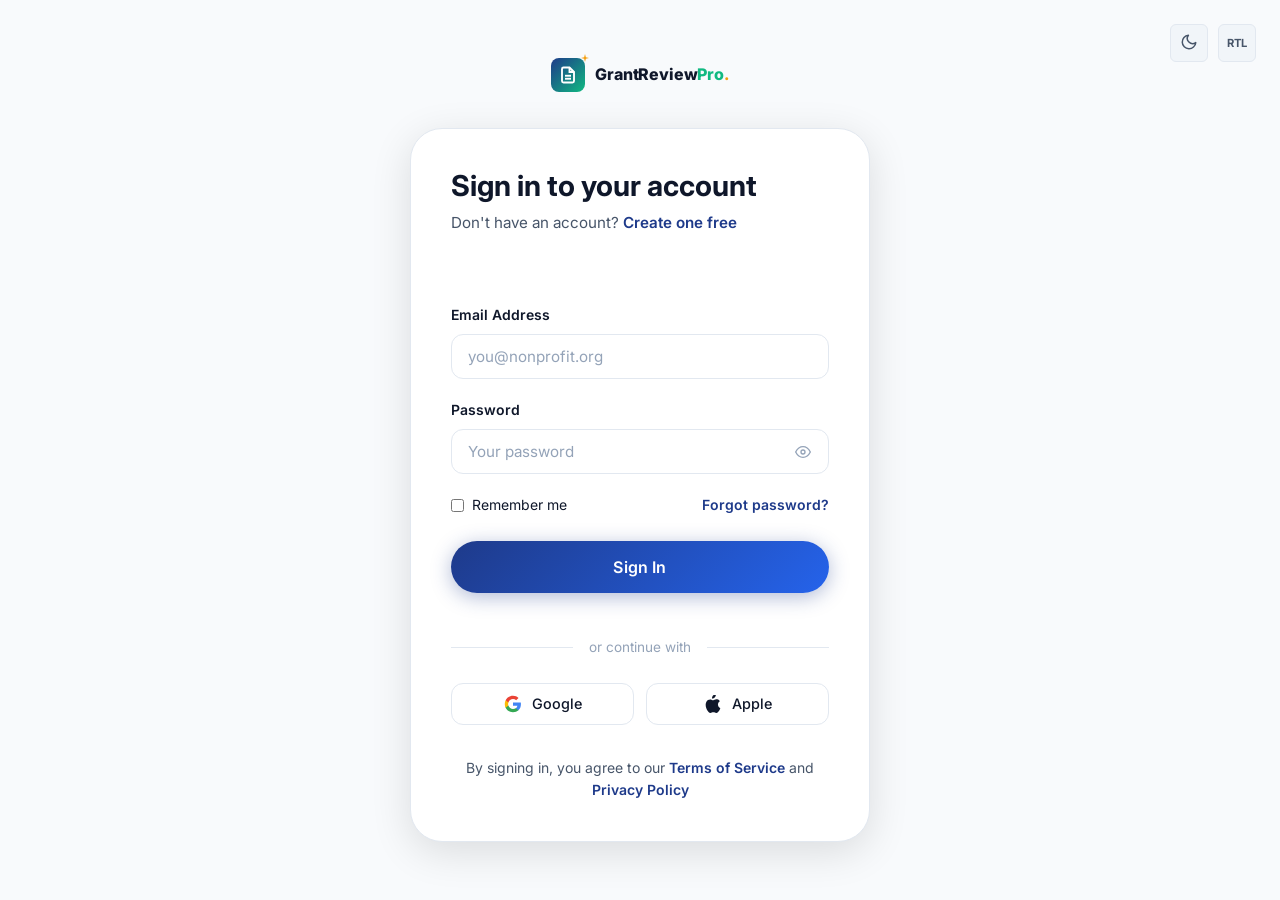
<file: login.html>
<!DOCTYPE html>
<html lang="en" data-theme="light">
<head>
<meta charset="UTF-8"/>
<meta name="viewport" content="width=device-width, initial-scale=1.0"/>
<title>Login – GrantReviewPro</title>
<link rel="icon" type="image/png" href="assets/images/favicon.png"/>
<link href="https://fonts.googleapis.com/css2?family=Inter:wght@300;400;500;600;700;800;900&family=Playfair+Display:wght@600;700;800&display=swap" rel="stylesheet"/>
<link rel="stylesheet" href="assets/css/main.css"/>
<link rel="stylesheet" href="assets/css/auth.css"/>
</head>
<body>
<div class="auth-page">
  <!-- Left Panel -->
  <div class="auth-panel-left">
    <a href="index.html" class="auth-left-brand">
      <div class="logo-icon" style="position:relative">
        <svg width="22" height="22" viewBox="0 0 24 24" fill="none" stroke="currentColor" stroke-width="2.5" style="position:relative;z-index:2"><path d="M14 2H6a2 2 0 0 0-2 2v16a2 2 0 0 0 2 2h12a2 2 0 0 0 2-2V8z"/><polyline points="14 2 14 8 20 8"/><line x1="16" y1="13" x2="8" y2="13"/><line x1="16" y1="17" x2="8" y2="17"/><polyline points="10 9 9 9 8 9"/></svg>
        <div class="sparkles" style="position:absolute;inset:0;pointer-events:none">
          <svg width="12" height="12" viewBox="0 0 24 24" fill="var(--accent)" style="position:absolute;top:-6px;right:-6px"><path d="M12 0L14.5 9.5L24 12L14.5 14.5L12 24L9.5 14.5L0 12L9.5 9.5L12 0Z"/></svg>
          <svg width="7" height="7" viewBox="0 0 24 24" fill="var(--accent)" style="position:absolute;bottom:2px;left:-4px;opacity:.8"><path d="M12 0L14.5 9.5L24 12L14.5 14.5L12 24L9.5 14.5L0 12L9.5 9.5L12 0Z"/></svg>
        </div>
      </div>
      <span>GrantReview<span style="color:var(--secondary)">Pro</span><span style="color:var(--accent)">.</span></span>
    </a>
    <div class="auth-left-content">
      <h2>Welcome back to your grant review portal</h2>
      <p>Access your submitted proposals, download evaluation reports, and track your revision progress—all in one secure place.</p>
      <div class="auth-features">
        <div class="auth-feature"><div class="auth-feature-icon"><svg width="16" height="16" viewBox="0 0 24 24" fill="none" stroke="currentColor" stroke-width="2.5"><polyline points="20 6 9 17 4 12"/></svg></div>Secure document sharing portal</div>
        <div class="auth-feature"><div class="auth-feature-icon"><svg width="16" height="16" viewBox="0 0 24 24" fill="none" stroke="currentColor" stroke-width="2.5"><polyline points="20 6 9 17 4 12"/></svg></div>Download evaluation reports anytime</div>
        <div class="auth-feature"><div class="auth-feature-icon"><svg width="16" height="16" viewBox="0 0 24 24" fill="none" stroke="currentColor" stroke-width="2.5"><polyline points="20 6 9 17 4 12"/></svg></div>Track revision history &amp; progress</div>
        <div class="auth-feature"><div class="auth-feature-icon"><svg width="16" height="16" viewBox="0 0 24 24" fill="none" stroke="currentColor" stroke-width="2.5"><polyline points="20 6 9 17 4 12"/></svg></div>Schedule consultation calls</div>
      </div>
    </div>
    <div class="auth-left-bottom">
      <p class="auth-testimonial-text">"Logging in to see my evaluation report and immediately knowing what to fix next was incredibly empowering. The dashboard makes the whole process so clear."</p>
      <div class="auth-testimonial-author">
        <div class="avatar">MJ</div>
        <div>
          <div class="auth-testimonial-author-name">Maria Johnson</div>
          <div class="auth-testimonial-author-role">Executive Director, Community Bridges</div>
        </div>
      </div>
    </div>
  </div>

  <!-- Right Panel -->
  <div class="auth-panel-right">
    <a href="index.html" class="auth-mobile-brand">
      <div class="logo-icon" style="position:relative">
        <svg width="18" height="18" viewBox="0 0 24 24" fill="none" stroke="currentColor" stroke-width="2.5" style="position:relative;z-index:2"><path d="M14 2H6a2 2 0 0 0-2 2v16a2 2 0 0 0 2 2h12a2 2 0 0 0 2-2V8z"/><polyline points="14 2 14 8 20 8"/><line x1="16" y1="13" x2="8" y2="13"/><line x1="16" y1="17" x2="8" y2="17"/></svg>
        <div class="sparkles" style="position:absolute;inset:0;pointer-events:none">
          <svg width="8" height="8" viewBox="0 0 24 24" fill="var(--accent)" style="position:absolute;top:-4px;right:-4px"><path d="M12 0L14.5 9.5L24 12L14.5 14.5L12 24L9.5 14.5L0 12L9.5 9.5L12 0Z"/></svg>
        </div>
      </div>
      <span>GrantReview<span style="color:var(--secondary)">Pro</span><span style="color:var(--accent)">.</span></span>
    </a>
    <div class="auth-top-utils">
      <button class="auth-util-btn" data-theme-toggle title="Toggle theme">
        <span class="theme-icon"><svg width="18" height="18" viewBox="0 0 24 24" fill="none" stroke="currentColor" stroke-width="2"><path d="M21 12.79A9 9 0 1 1 11.21 3 7 7 0 0 0 21 12.79z"/></svg></span>
      </button>
      <button class="auth-util-btn" data-rtl-toggle title="Toggle RTL" style="font-weight:700;font-size:.7rem">RTL</button>
    </div>
    <div class="auth-form-container">
      <div style="margin-bottom:32px">
        <h1 class="auth-heading" style="font-size:1.8rem">Sign in to your account</h1>
        <p class="auth-subheading">Don't have an account? <a href="signup.html" class="auth-link">Create one free</a></p>
      </div>
      <form id="login-form" onsubmit="handleLogin(event)">
        <div class="form-group">
          <label class="form-label" for="login-email">Email Address</label>
          <input class="form-control" id="login-email" type="email" placeholder="you@nonprofit.org" required/>
        </div>
        <div class="form-group">
          <label class="form-label" for="login-password">Password</label>
          <div class="password-field">
            <input class="form-control" id="login-password" type="password" placeholder="Your password" required/>
            <button type="button" class="password-toggle">
              <svg width="16" height="16" viewBox="0 0 24 24" fill="none" stroke="currentColor" stroke-width="2"><path d="M1 12s4-8 11-8 11 8 11 8-4 8-11 8-11-8-11-8z"/><circle cx="12" cy="12" r="3"/></svg>
            </button>
          </div>
        </div>
        <div style="display:flex;justify-content:space-between;align-items:center;margin-bottom:24px">
          <label style="display:flex;align-items:center;gap:8px;font-size:.875rem;cursor:pointer">
            <input type="checkbox" style="accent-color:var(--primary)"/> Remember me
          </label>
          <a href="#" class="auth-link" style="font-size:.875rem">Forgot password?</a>
        </div>
        <button type="submit" class="btn btn-primary w-full btn-lg" style="justify-content:center;margin-bottom:20px">Sign In</button>
      </form>
      <div class="auth-divider">or continue with</div>
      <div class="grid-2" style="gap:12px">
        <button class="social-btn" onclick="alert('Google login coming soon!')">
          <svg width="18" height="18" viewBox="0 0 24 24"><path d="M22.56 12.25c0-.78-.07-1.53-.2-2.25H12v4.26h5.92c-.26 1.37-1.04 2.53-2.21 3.31v2.77h3.57c2.08-1.92 3.28-4.74 3.28-8.09z" fill="#4285F4"/><path d="M12 23c2.97 0 5.46-.98 7.28-2.66l-3.57-2.77c-.98.66-2.23 1.06-3.71 1.06-2.86 0-5.29-1.93-6.16-4.53H2.18v2.84C3.99 20.53 7.7 23 12 23z" fill="#34A853"/><path d="M5.84 14.09c-.22-.66-.35-1.36-.35-2.09s.13-1.43.35-2.09V7.07H2.18C1.43 8.55 1 10.22 1 12s.43 3.45 1.18 4.93l2.85-2.22.81-.62z" fill="#FBBC05"/><path d="M12 5.38c1.62 0 3.06.56 4.21 1.64l3.15-3.15C17.45 2.09 14.97 1 12 1 7.7 1 3.99 3.47 2.18 7.07l3.66 2.84c.87-2.6 3.3-4.53 6.16-4.53z" fill="#EA4335"/></svg>
          Google
        </button>
        <button class="social-btn" onclick="alert('Apple login coming soon!')">
          <svg width="18" height="18" viewBox="0 0 24 24" fill="currentColor"><path d="M12.152 6.896c-.948 0-2.415-1.078-3.96-1.04-2.04.027-3.91 1.183-4.961 3.014-2.117 3.675-.546 9.103 1.519 12.09 1.013 1.454 2.208 3.09 3.792 3.039 1.52-.065 2.09-.987 3.935-.987 1.831 0 2.35.987 3.96.948 1.637-.026 2.676-1.48 3.676-2.948 1.156-1.688 1.636-3.325 1.662-3.415-.039-.013-3.182-1.221-3.22-4.857-.026-3.04 2.48-4.494 2.597-4.559-1.429-2.09-3.623-2.324-4.39-2.376-2.002-.156-3.312 1.078-4.303 1.078zm2.415-3.989c.896-1.091 1.506-2.61 1.339-4.13-1.312.052-2.909.87-3.844 1.974-.831.961-1.571 2.506-1.378 4.013 1.468.117 2.987-.766 3.883-1.857z"/></svg>
          Apple
        </button>
      </div>
      <p class="auth-footer-text">By signing in, you agree to our <a href="#" class="auth-link">Terms of Service</a> and <a href="#" class="auth-link">Privacy Policy</a></p>
    </div>
  </div>
</div>
<script src="assets/js/main.js"></script>
<script>
function handleLogin(e){
  e.preventDefault();
  const btn=e.target.querySelector('button[type="submit"]');
  btn.disabled=true;btn.textContent='Signing in...';
  setTimeout(()=>{ window.location.href='dashboard.html'; },1200);
}
</script>
</body>
</html>
</file>
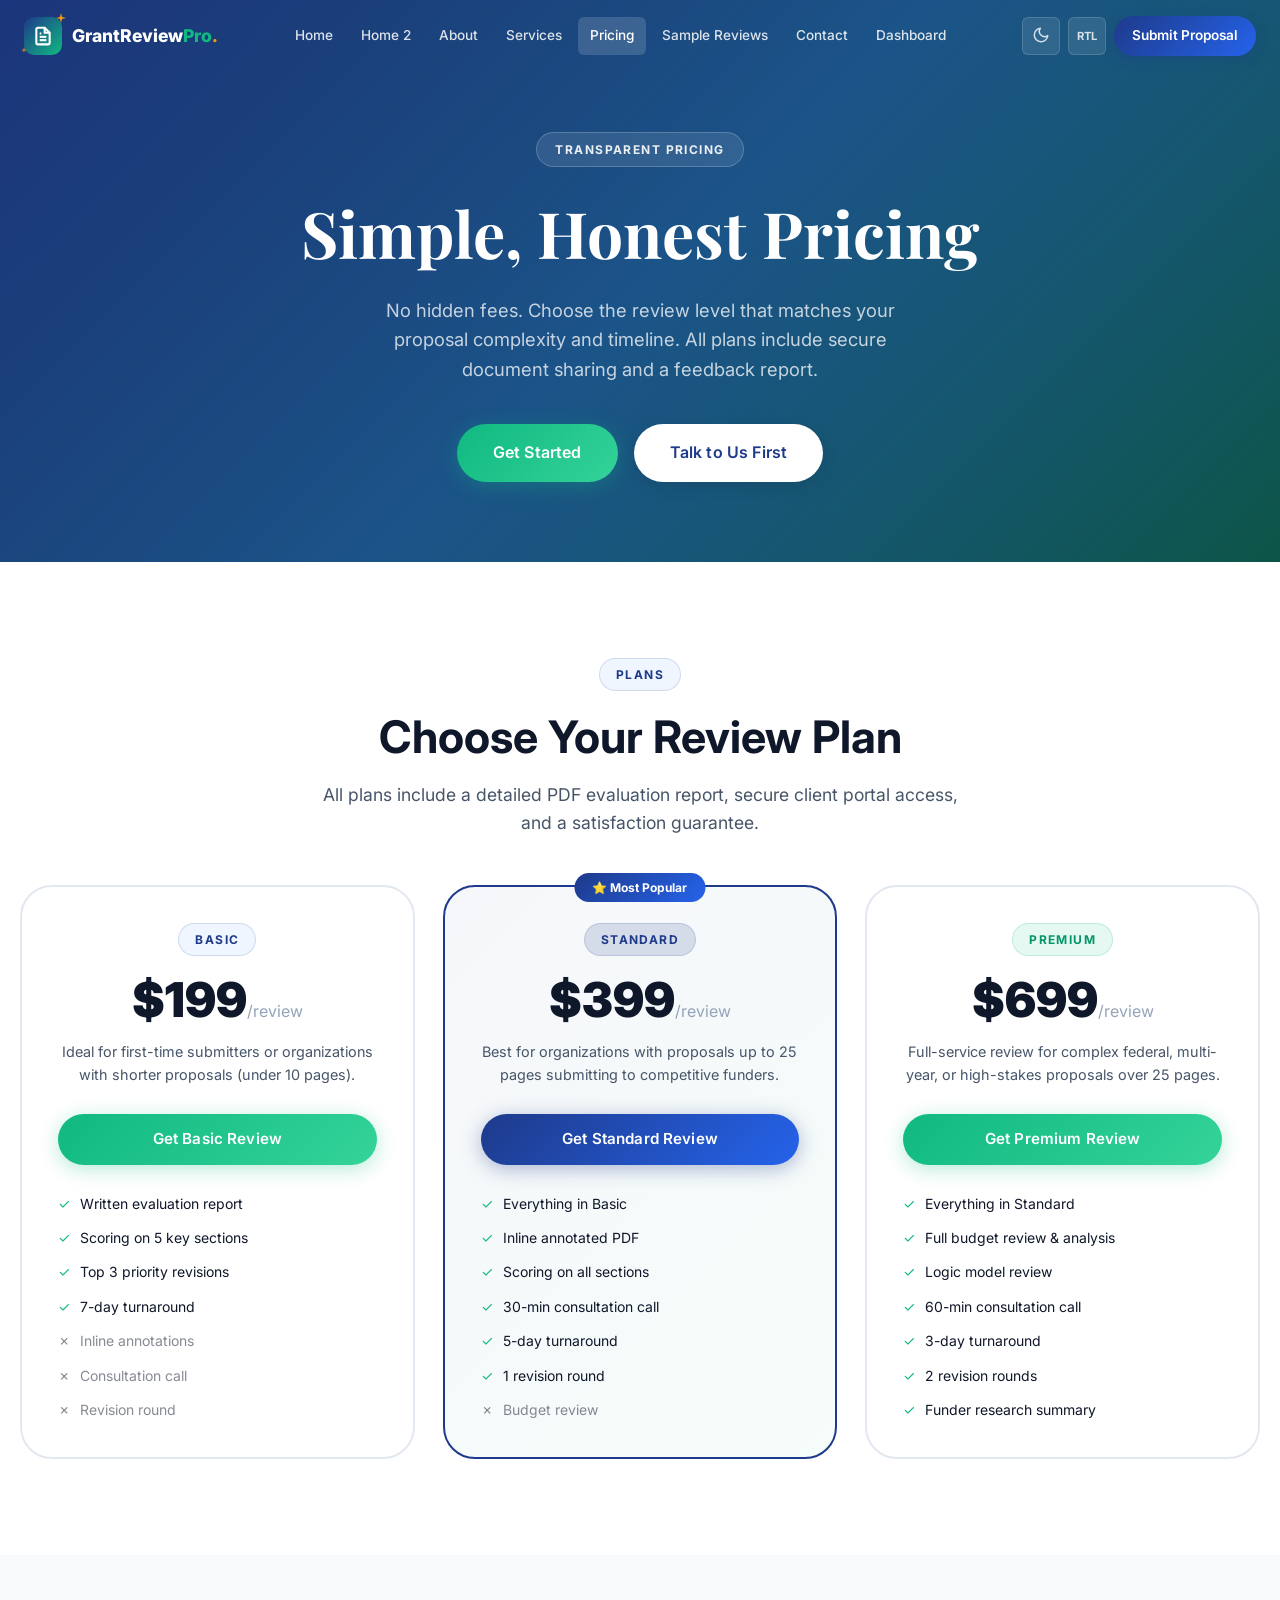
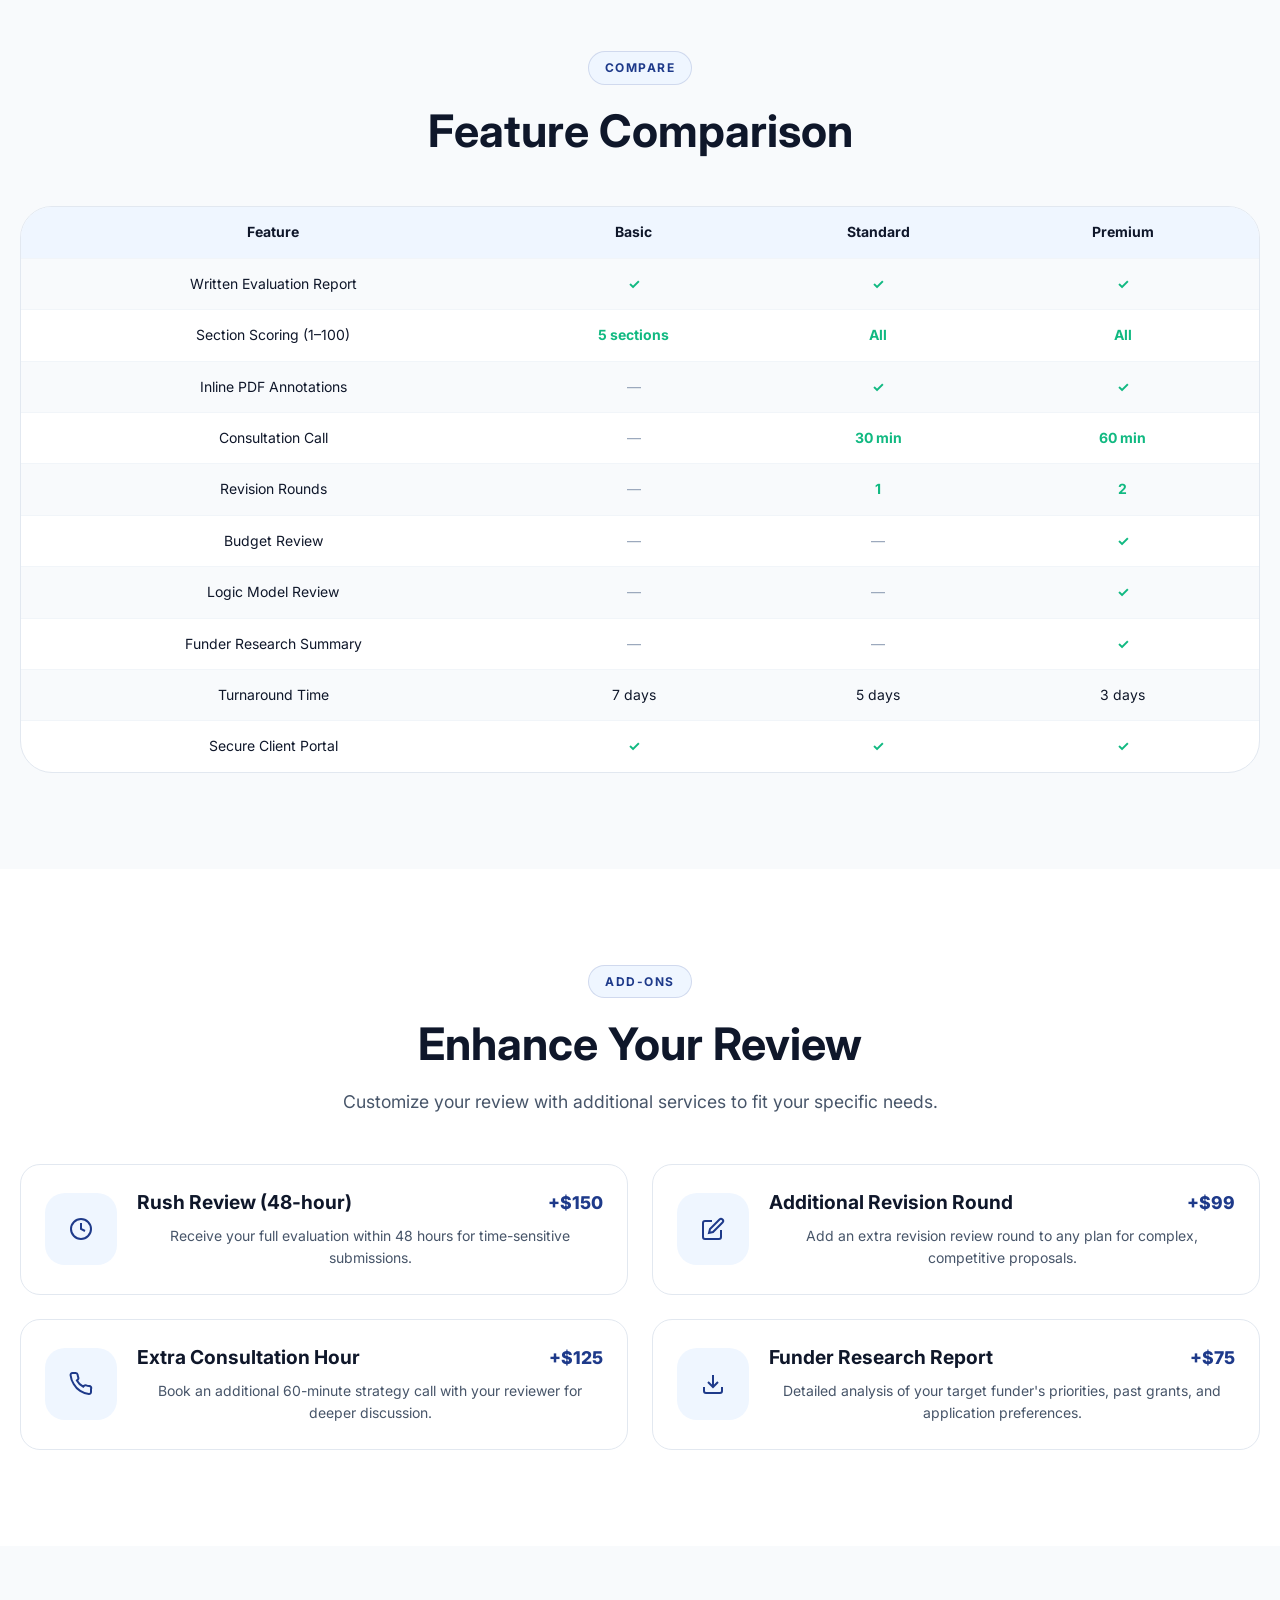
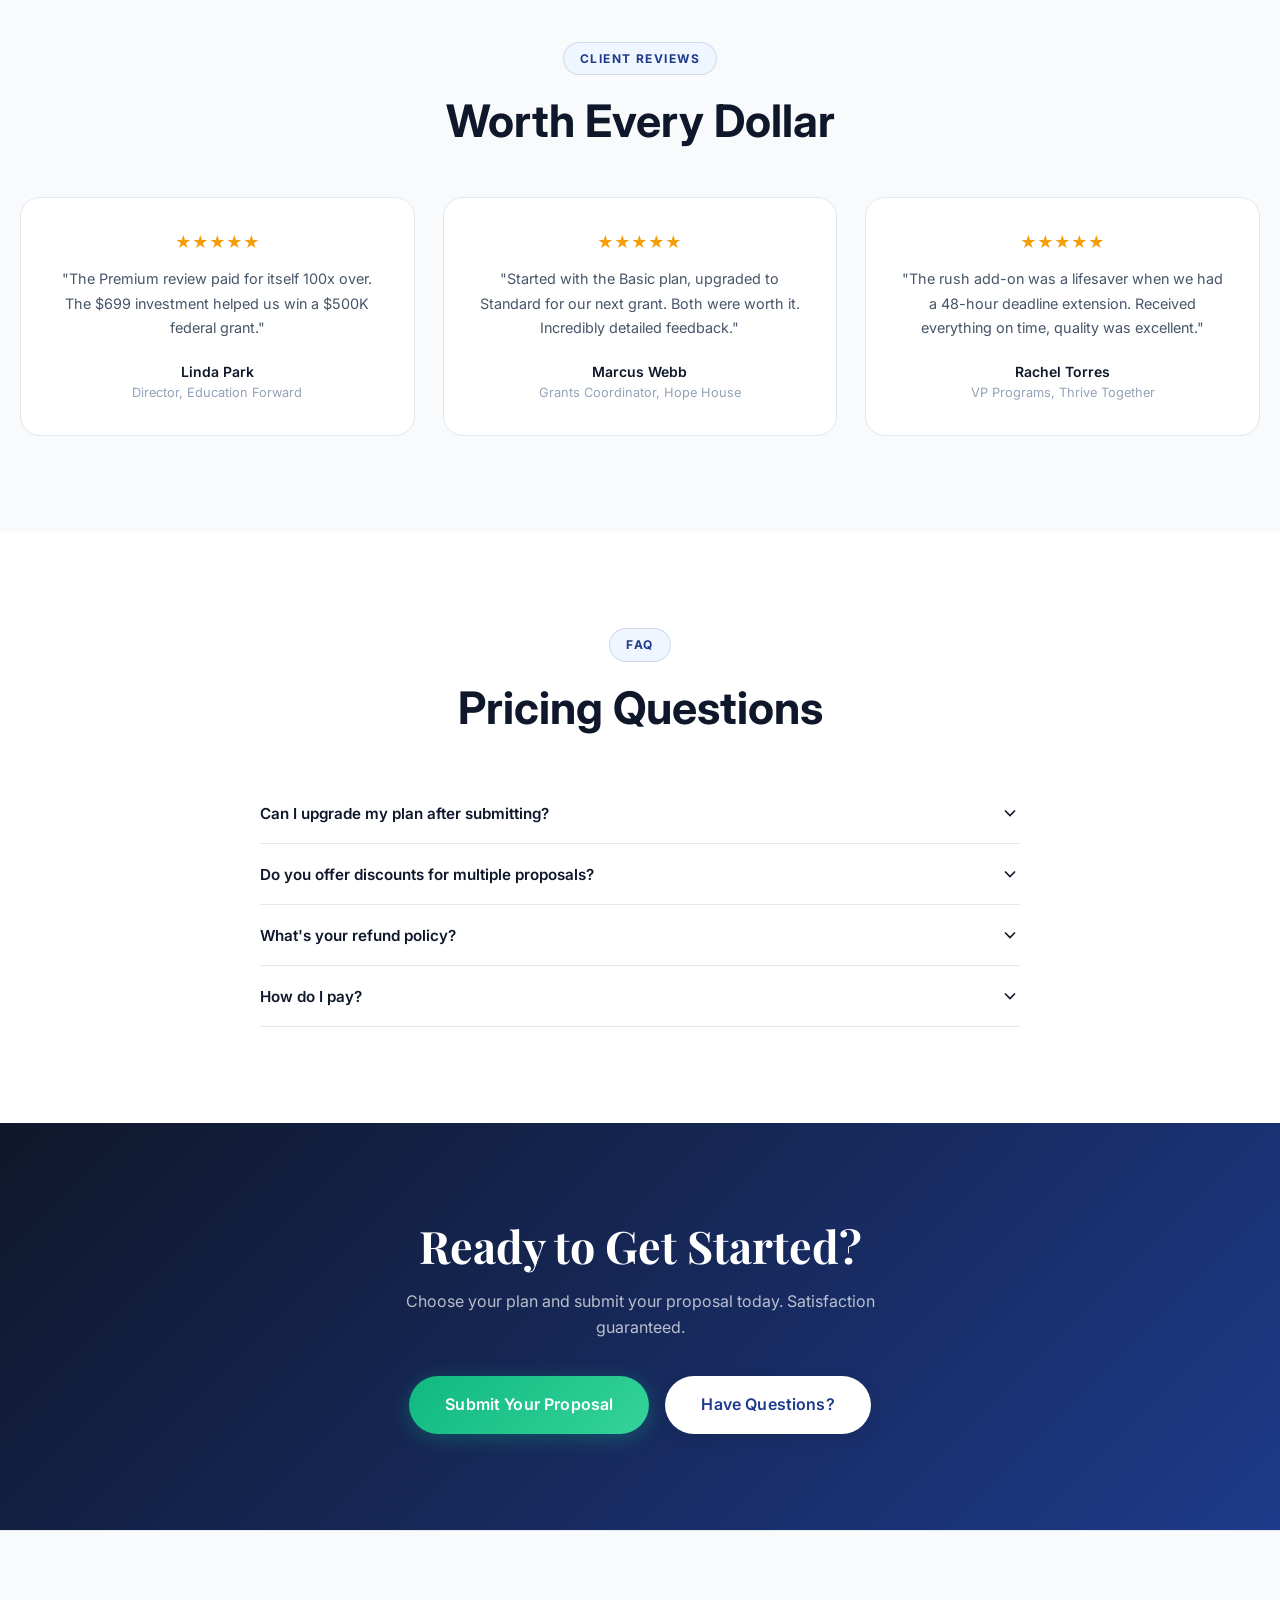
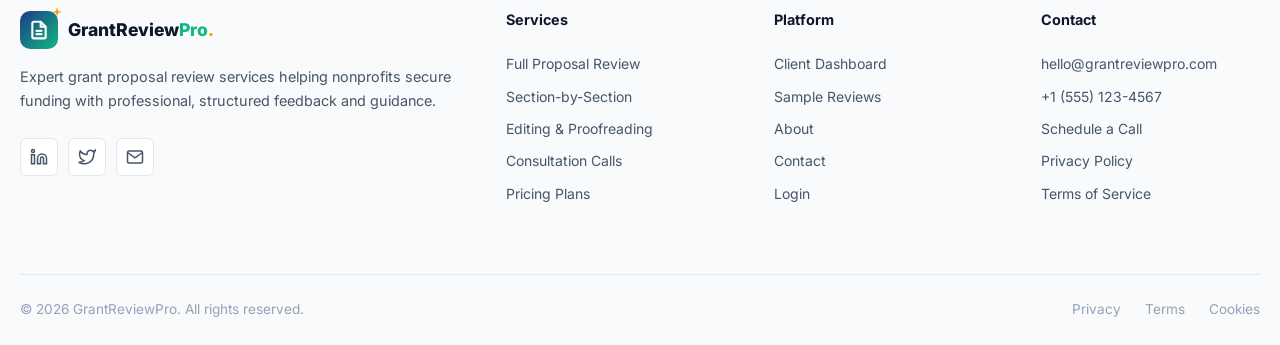
<file: pricing.html>
<!DOCTYPE html>
<html lang="en" data-theme="light">
<head>
<meta charset="UTF-8"/>
<meta name="viewport" content="width=device-width, initial-scale=1.0"/>
<title>Pricing – GrantReviewPro</title>
<link rel="icon" type="image/png" href="assets/images/favicon.png"/>
<meta name="description" content="Transparent pricing for professional grant proposal review. Choose from Basic, Standard, or Premium plans."/>
<link href="https://fonts.googleapis.com/css2?family=Inter:wght@300;400;500;600;700;800;900&family=Playfair+Display:wght@600;700;800&display=swap" rel="stylesheet"/>
<link rel="stylesheet" href="assets/css/main.css"/>
<link rel="stylesheet" href="assets/css/nav.css"/>
<style>
.pricing-card {
  background:var(--surface);
  border:2px solid var(--border);
  border-radius:var(--radius-xl);
  padding:36px;
  transition:all var(--transition);
  position:relative;
}
.pricing-card:hover { transform:translateY(-6px); box-shadow:var(--shadow-xl); }
.pricing-card.popular {
  border-color:var(--primary);
  background:linear-gradient(135deg,rgba(30,58,138,.04),rgba(16,185,129,.04));
}
.popular-badge {
  position:absolute;top:-14px;left:50%;transform:translateX(-50%);
  background:linear-gradient(135deg,var(--primary),var(--primary-light));
  color:#fff;font-size:.75rem;font-weight:700;padding:5px 18px;
  border-radius:20px;white-space:nowrap;
}
.pricing-price { font-size:3rem;font-weight:900;color:var(--text-primary);line-height:1; }
.pricing-period { font-size:1rem;color:var(--text-muted);font-weight:400; }
.feature-row {
  display:grid;
  grid-template-columns:2fr repeat(3,1fr);
  padding:14px 20px;
  border-bottom:1px solid var(--border-light);
  align-items:center;
  font-size:.875rem;
  gap:12px;
}
.feature-row:last-child { border-bottom:none; }
.feature-row:nth-child(even) { background:var(--bg-2); }
.check { color:var(--secondary);font-weight:700;text-align:center; }
.dash { color:var(--text-muted);text-align:center; }
.addon-card {
  background:var(--surface);border:1px solid var(--border);
  border-radius:var(--radius-lg);padding:24px;
  display:flex;align-items:center;gap:20px;
  transition:all var(--transition);
}
.addon-card:hover { border-color:var(--primary);box-shadow:var(--shadow-md); }
.faq-item { border-bottom:1px solid var(--border); }
.faq-btn {
  width:100%;display:flex;align-items:center;justify-content:space-between;
  padding:20px 0;font-weight:600;text-align:left;color:var(--text-primary);
  background:none;border:none;cursor:pointer;font-family:inherit;font-size:.95rem;
}
.faq-content { padding-bottom:20px;display:none;color:var(--text-secondary);font-size:.9rem;line-height:1.7; }
.faq-item.open .faq-content { display:block; }
.faq-item.open .faq-chevron { transform:rotate(180deg); }
.faq-chevron { transition:transform .3s;flex-shrink:0; }
</style>
</head>
<body>
<div id="navbar-placeholder"></div>

<!-- HERO -->
<section class="hero" style="min-height:60vh">
  <div class="hero-bg" style="background-image:url('https://images.unsplash.com/photo-1554224155-6726b3ff858f?w=1920&q=80')"></div>
  <div class="overlay"></div>
  <div class="hero-content">
    <div class="hero-label">Transparent Pricing</div>
    <h1 class="font-display">Simple, Honest Pricing</h1>
    <p>No hidden fees. Choose the review level that matches your proposal complexity and timeline. All plans include secure document sharing and a feedback report.</p>
    <div class="hero-actions">
      <a href="signup.html" class="btn btn-secondary btn-lg">Get Started</a>
      <a href="contact.html" class="btn btn-white btn-lg">Talk to Us First</a>
    </div>
  </div>
</section>

<!-- PRICING PLANS -->
<section class="section" id="plans">
  <div class="container">
    <div class="text-center mb-48">
      <div class="section-label">Plans</div>
      <h2 class="section-title">Choose Your Review Plan</h2>
      <p class="section-desc">All plans include a detailed PDF evaluation report, secure client portal access, and a satisfaction guarantee.</p>
    </div>
    <div class="grid-3" style="align-items:start">
      <!-- Basic -->
      <div class="pricing-card reveal stagger-1">
        <div class="section-label" style="margin-bottom:20px">Basic</div>
        <div class="pricing-price">$199<span class="pricing-period">/review</span></div>
        <p style="margin:16px 0 28px;font-size:.9rem">Ideal for first-time submitters or organizations with shorter proposals (under 10 pages).</p>
        <a href="signup.html" class="btn btn-secondary w-full" style="justify-content:center;margin-bottom:28px">Get Basic Review</a>
        <div style="display:flex;flex-direction:column;gap:12px">
          <div style="display:flex;gap:10px;align-items:center;font-size:.875rem"><span style="color:var(--secondary)">✓</span> Written evaluation report</div>
          <div style="display:flex;gap:10px;align-items:center;font-size:.875rem"><span style="color:var(--secondary)">✓</span> Scoring on 5 key sections</div>
          <div style="display:flex;gap:10px;align-items:center;font-size:.875rem"><span style="color:var(--secondary)">✓</span> Top 3 priority revisions</div>
          <div style="display:flex;gap:10px;align-items:center;font-size:.875rem"><span style="color:var(--secondary)">✓</span> 7-day turnaround</div>
          <div style="display:flex;gap:10px;align-items:center;font-size:.875rem;opacity:.5"><span>✗</span> Inline annotations</div>
          <div style="display:flex;gap:10px;align-items:center;font-size:.875rem;opacity:.5"><span>✗</span> Consultation call</div>
          <div style="display:flex;gap:10px;align-items:center;font-size:.875rem;opacity:.5"><span>✗</span> Revision round</div>
        </div>
      </div>
      <!-- Standard (Popular) -->
      <div class="pricing-card popular reveal stagger-2">
        <div class="popular-badge">⭐ Most Popular</div>
        <div class="section-label" style="margin-bottom:20px;background:rgba(30,58,138,.15)">Standard</div>
        <div class="pricing-price">$399<span class="pricing-period">/review</span></div>
        <p style="margin:16px 0 28px;font-size:.9rem">Best for organizations with proposals up to 25 pages submitting to competitive funders.</p>
        <a href="signup.html" class="btn btn-primary w-full" style="justify-content:center;margin-bottom:28px">Get Standard Review</a>
        <div style="display:flex;flex-direction:column;gap:12px">
          <div style="display:flex;gap:10px;align-items:center;font-size:.875rem"><span style="color:var(--secondary)">✓</span> Everything in Basic</div>
          <div style="display:flex;gap:10px;align-items:center;font-size:.875rem"><span style="color:var(--secondary)">✓</span> Inline annotated PDF</div>
          <div style="display:flex;gap:10px;align-items:center;font-size:.875rem"><span style="color:var(--secondary)">✓</span> Scoring on all sections</div>
          <div style="display:flex;gap:10px;align-items:center;font-size:.875rem"><span style="color:var(--secondary)">✓</span> 30-min consultation call</div>
          <div style="display:flex;gap:10px;align-items:center;font-size:.875rem"><span style="color:var(--secondary)">✓</span> 5-day turnaround</div>
          <div style="display:flex;gap:10px;align-items:center;font-size:.875rem"><span style="color:var(--secondary)">✓</span> 1 revision round</div>
          <div style="display:flex;gap:10px;align-items:center;font-size:.875rem;opacity:.5"><span>✗</span> Budget review</div>
        </div>
      </div>
      <!-- Premium -->
      <div class="pricing-card reveal stagger-3">
        <div class="section-label" style="margin-bottom:20px;background:rgba(16,185,129,.1);color:var(--secondary-dark);border-color:rgba(16,185,129,.2)">Premium</div>
        <div class="pricing-price">$699<span class="pricing-period">/review</span></div>
        <p style="margin:16px 0 28px;font-size:.9rem">Full-service review for complex federal, multi-year, or high-stakes proposals over 25 pages.</p>
        <a href="signup.html" class="btn btn-secondary w-full" style="justify-content:center;margin-bottom:28px">Get Premium Review</a>
        <div style="display:flex;flex-direction:column;gap:12px">
          <div style="display:flex;gap:10px;align-items:center;font-size:.875rem"><span style="color:var(--secondary)">✓</span> Everything in Standard</div>
          <div style="display:flex;gap:10px;align-items:center;font-size:.875rem"><span style="color:var(--secondary)">✓</span> Full budget review &amp; analysis</div>
          <div style="display:flex;gap:10px;align-items:center;font-size:.875rem"><span style="color:var(--secondary)">✓</span> Logic model review</div>
          <div style="display:flex;gap:10px;align-items:center;font-size:.875rem"><span style="color:var(--secondary)">✓</span> 60-min consultation call</div>
          <div style="display:flex;gap:10px;align-items:center;font-size:.875rem"><span style="color:var(--secondary)">✓</span> 3-day turnaround</div>
          <div style="display:flex;gap:10px;align-items:center;font-size:.875rem"><span style="color:var(--secondary)">✓</span> 2 revision rounds</div>
          <div style="display:flex;gap:10px;align-items:center;font-size:.875rem"><span style="color:var(--secondary)">✓</span> Funder research summary</div>
        </div>
      </div>
    </div>
  </div>
</section>

<!-- COMPARISON TABLE -->
<section class="section bg-2" id="comparison">
  <div class="container">
    <div class="text-center mb-48">
      <div class="section-label">Compare</div>
      <h2 class="section-title">Feature Comparison</h2>
    </div>
    <div style="background:var(--surface);border:1px solid var(--border);border-radius:var(--radius-xl);overflow:hidden">
      <div class="feature-row" style="background:var(--bg-3);font-weight:700">
        <div>Feature</div>
        <div style="text-align:center">Basic</div>
        <div style="text-align:center">Standard</div>
        <div style="text-align:center">Premium</div>
      </div>
      <div class="feature-row"><div>Written Evaluation Report</div><div class="check">✓</div><div class="check">✓</div><div class="check">✓</div></div>
      <div class="feature-row"><div>Section Scoring (1–100)</div><div class="check">5 sections</div><div class="check">All</div><div class="check">All</div></div>
      <div class="feature-row"><div>Inline PDF Annotations</div><div class="dash">—</div><div class="check">✓</div><div class="check">✓</div></div>
      <div class="feature-row"><div>Consultation Call</div><div class="dash">—</div><div class="check">30 min</div><div class="check">60 min</div></div>
      <div class="feature-row"><div>Revision Rounds</div><div class="dash">—</div><div class="check">1</div><div class="check">2</div></div>
      <div class="feature-row"><div>Budget Review</div><div class="dash">—</div><div class="dash">—</div><div class="check">✓</div></div>
      <div class="feature-row"><div>Logic Model Review</div><div class="dash">—</div><div class="dash">—</div><div class="check">✓</div></div>
      <div class="feature-row"><div>Funder Research Summary</div><div class="dash">—</div><div class="dash">—</div><div class="check">✓</div></div>
      <div class="feature-row"><div>Turnaround Time</div><div>7 days</div><div>5 days</div><div>3 days</div></div>
      <div class="feature-row"><div>Secure Client Portal</div><div class="check">✓</div><div class="check">✓</div><div class="check">✓</div></div>
    </div>
  </div>
</section>

<!-- ADD-ONS -->
<section class="section" id="addons">
  <div class="container">
    <div class="text-center mb-48">
      <div class="section-label">Add-Ons</div>
      <h2 class="section-title">Enhance Your Review</h2>
      <p class="section-desc">Customize your review with additional services to fit your specific needs.</p>
    </div>
    <div class="grid-2" style="gap:24px">
      <div class="addon-card reveal stagger-1">
        <div class="icon-box icon-box-lg" style="flex-shrink:0">
          <svg width="24" height="24" viewBox="0 0 24 24" fill="none" stroke="currentColor" stroke-width="2"><circle cx="12" cy="12" r="10"/><polyline points="12 6 12 12 16 14"/></svg>
        </div>
        <div style="flex:1">
          <div style="display:flex;justify-content:space-between;align-items:center;margin-bottom:8px">
            <h4>Rush Review (48-hour)</h4>
            <span style="font-weight:800;color:var(--primary);font-size:1.1rem">+$150</span>
          </div>
          <p style="font-size:.875rem">Receive your full evaluation within 48 hours for time-sensitive submissions.</p>
        </div>
      </div>
      <div class="addon-card reveal stagger-2">
        <div class="icon-box icon-box-lg" style="flex-shrink:0">
          <svg width="24" height="24" viewBox="0 0 24 24" fill="none" stroke="currentColor" stroke-width="2"><path d="M11 4H4a2 2 0 0 0-2 2v14a2 2 0 0 0 2 2h14a2 2 0 0 0 2-2v-7"/><path d="M18.5 2.5a2.121 2.121 0 0 1 3 3L12 15l-4 1 1-4 9.5-9.5z"/></svg>
        </div>
        <div style="flex:1">
          <div style="display:flex;justify-content:space-between;align-items:center;margin-bottom:8px">
            <h4>Additional Revision Round</h4>
            <span style="font-weight:800;color:var(--primary);font-size:1.1rem">+$99</span>
          </div>
          <p style="font-size:.875rem">Add an extra revision review round to any plan for complex, competitive proposals.</p>
        </div>
      </div>
      <div class="addon-card reveal stagger-3">
        <div class="icon-box icon-box-lg" style="flex-shrink:0">
          <svg width="24" height="24" viewBox="0 0 24 24" fill="none" stroke="currentColor" stroke-width="2"><path d="M22 16.92v3a2 2 0 0 1-2.18 2 19.79 19.79 0 0 1-8.63-3.07A19.5 19.5 0 0 1 4.69 12 19.79 19.79 0 0 1 1.61 3.4 2 2 0 0 1 3.6 1h3a2 2 0 0 1 2 1.72 12.84 12.84 0 0 0 .7 2.81 2 2 0 0 1-.45 2.11L7.91 8.4a16 16 0 0 0 6.29 6.29l.91-.91a2 2 0 0 1 2.11-.45 12.84 12.84 0 0 0 2.81.7A2 2 0 0 1 22 16.92z"/></svg>
        </div>
        <div style="flex:1">
          <div style="display:flex;justify-content:space-between;align-items:center;margin-bottom:8px">
            <h4>Extra Consultation Hour</h4>
            <span style="font-weight:800;color:var(--primary);font-size:1.1rem">+$125</span>
          </div>
          <p style="font-size:.875rem">Book an additional 60-minute strategy call with your reviewer for deeper discussion.</p>
        </div>
      </div>
      <div class="addon-card reveal stagger-4">
        <div class="icon-box icon-box-lg" style="flex-shrink:0">
          <svg width="24" height="24" viewBox="0 0 24 24" fill="none" stroke="currentColor" stroke-width="2"><path d="M21 15v4a2 2 0 0 1-2 2H5a2 2 0 0 1-2-2v-4"/><polyline points="7 10 12 15 17 10"/><line x1="12" y1="15" x2="12" y2="3"/></svg>
        </div>
        <div style="flex:1">
          <div style="display:flex;justify-content:space-between;align-items:center;margin-bottom:8px">
            <h4>Funder Research Report</h4>
            <span style="font-weight:800;color:var(--primary);font-size:1.1rem">+$75</span>
          </div>
          <p style="font-size:.875rem">Detailed analysis of your target funder's priorities, past grants, and application preferences.</p>
        </div>
      </div>
    </div>
  </div>
</section>

<!-- TESTIMONIALS -->
<section class="section bg-2" id="pricing-testimonials">
  <div class="container">
    <div class="text-center mb-48">
      <div class="section-label">Client Reviews</div>
      <h2 class="section-title">Worth Every Dollar</h2>
    </div>
    <div class="grid-3">
      <div class="card reveal stagger-1">
        <div style="color:var(--accent);margin-bottom:12px">★★★★★</div>
        <p style="font-size:.9rem;margin-bottom:20px;line-height:1.7">"The Premium review paid for itself 100x over. The $699 investment helped us win a $500K federal grant."</p>
        <div style="font-weight:600;font-size:.875rem">Linda Park</div>
        <div style="font-size:.8rem;color:var(--text-muted)">Director, Education Forward</div>
      </div>
      <div class="card reveal stagger-2">
        <div style="color:var(--accent);margin-bottom:12px">★★★★★</div>
        <p style="font-size:.9rem;margin-bottom:20px;line-height:1.7">"Started with the Basic plan, upgraded to Standard for our next grant. Both were worth it. Incredibly detailed feedback."</p>
        <div style="font-weight:600;font-size:.875rem">Marcus Webb</div>
        <div style="font-size:.8rem;color:var(--text-muted)">Grants Coordinator, Hope House</div>
      </div>
      <div class="card reveal stagger-3">
        <div style="color:var(--accent);margin-bottom:12px">★★★★★</div>
        <p style="font-size:.9rem;margin-bottom:20px;line-height:1.7">"The rush add-on was a lifesaver when we had a 48-hour deadline extension. Received everything on time, quality was excellent."</p>
        <div style="font-weight:600;font-size:.875rem">Rachel Torres</div>
        <div style="font-size:.8rem;color:var(--text-muted)">VP Programs, Thrive Together</div>
      </div>
    </div>
  </div>
</section>

<!-- FAQ -->
<section class="section" id="pricing-faq">
  <div class="container" style="max-width:800px">
    <div class="text-center mb-48">
      <div class="section-label">FAQ</div>
      <h2 class="section-title">Pricing Questions</h2>
    </div>
    <div>
      <div class="faq-item">
        <button class="faq-btn" onclick="this.parentElement.classList.toggle('open')">
          <span>Can I upgrade my plan after submitting?</span>
          <svg class="faq-chevron" width="20" height="20" viewBox="0 0 24 24" fill="none" stroke="currentColor" stroke-width="2"><polyline points="6 9 12 15 18 9"/></svg>
        </button>
        <div class="faq-content">Yes! You can upgrade your plan at any time before the review is completed. Simply contact us and we'll apply the price difference. Downgrading is also possible before the review begins.</div>
      </div>
      <div class="faq-item">
        <button class="faq-btn" onclick="this.parentElement.classList.toggle('open')">
          <span>Do you offer discounts for multiple proposals?</span>
          <svg class="faq-chevron" width="20" height="20" viewBox="0 0 24 24" fill="none" stroke="currentColor" stroke-width="2"><polyline points="6 9 12 15 18 9"/></svg>
        </button>
        <div class="faq-content">Yes! Organizations submitting 3 or more proposals within a year receive a 15% discount on all reviews. Contact us for a custom organizational package.</div>
      </div>
      <div class="faq-item">
        <button class="faq-btn" onclick="this.parentElement.classList.toggle('open')">
          <span>What's your refund policy?</span>
          <svg class="faq-chevron" width="20" height="20" viewBox="0 0 24 24" fill="none" stroke="currentColor" stroke-width="2"><polyline points="6 9 12 15 18 9"/></svg>
        </button>
        <div class="faq-content">We offer a full refund if you cancel within 24 hours of submission, before the review has begun. Once the review is underway, we offer a 50% refund. We stand by our work with a satisfaction guarantee—if you're not satisfied, we'll revise at no charge.</div>
      </div>
      <div class="faq-item">
        <button class="faq-btn" onclick="this.parentElement.classList.toggle('open')">
          <span>How do I pay?</span>
          <svg class="faq-chevron" width="20" height="20" viewBox="0 0 24 24" fill="none" stroke="currentColor" stroke-width="2"><polyline points="6 9 12 15 18 9"/></svg>
        </button>
        <div class="faq-content">We accept all major credit cards, ACH bank transfers, and organizational checks. Payment is due at the time of submission. We can also issue invoices for organizations that require purchase orders.</div>
      </div>
    </div>
  </div>
</section>

<!-- CTA -->
<section class="section" style="background:linear-gradient(135deg,#0F172A,#1E3A8A)">
  <div class="container text-center">
    <h2 class="font-display reveal" style="color:#fff;margin-bottom:16px">Ready to Get Started?</h2>
    <p class="reveal" style="color:rgba(255,255,255,.7);max-width:500px;margin:0 auto 36px">Choose your plan and submit your proposal today. Satisfaction guaranteed.</p>
    <div class="hero-actions" style="justify-content:center">
      <a href="signup.html" class="btn btn-secondary btn-lg">Submit Your Proposal</a>
      <a href="contact.html" class="btn btn-white btn-lg">Have Questions?</a>
    </div>
  </div>
</section>

<div id="footer-placeholder"></div>
<script src="assets/js/components.js"></script>
<script src="assets/js/main.js"></script>
</body>
</html>
</file>
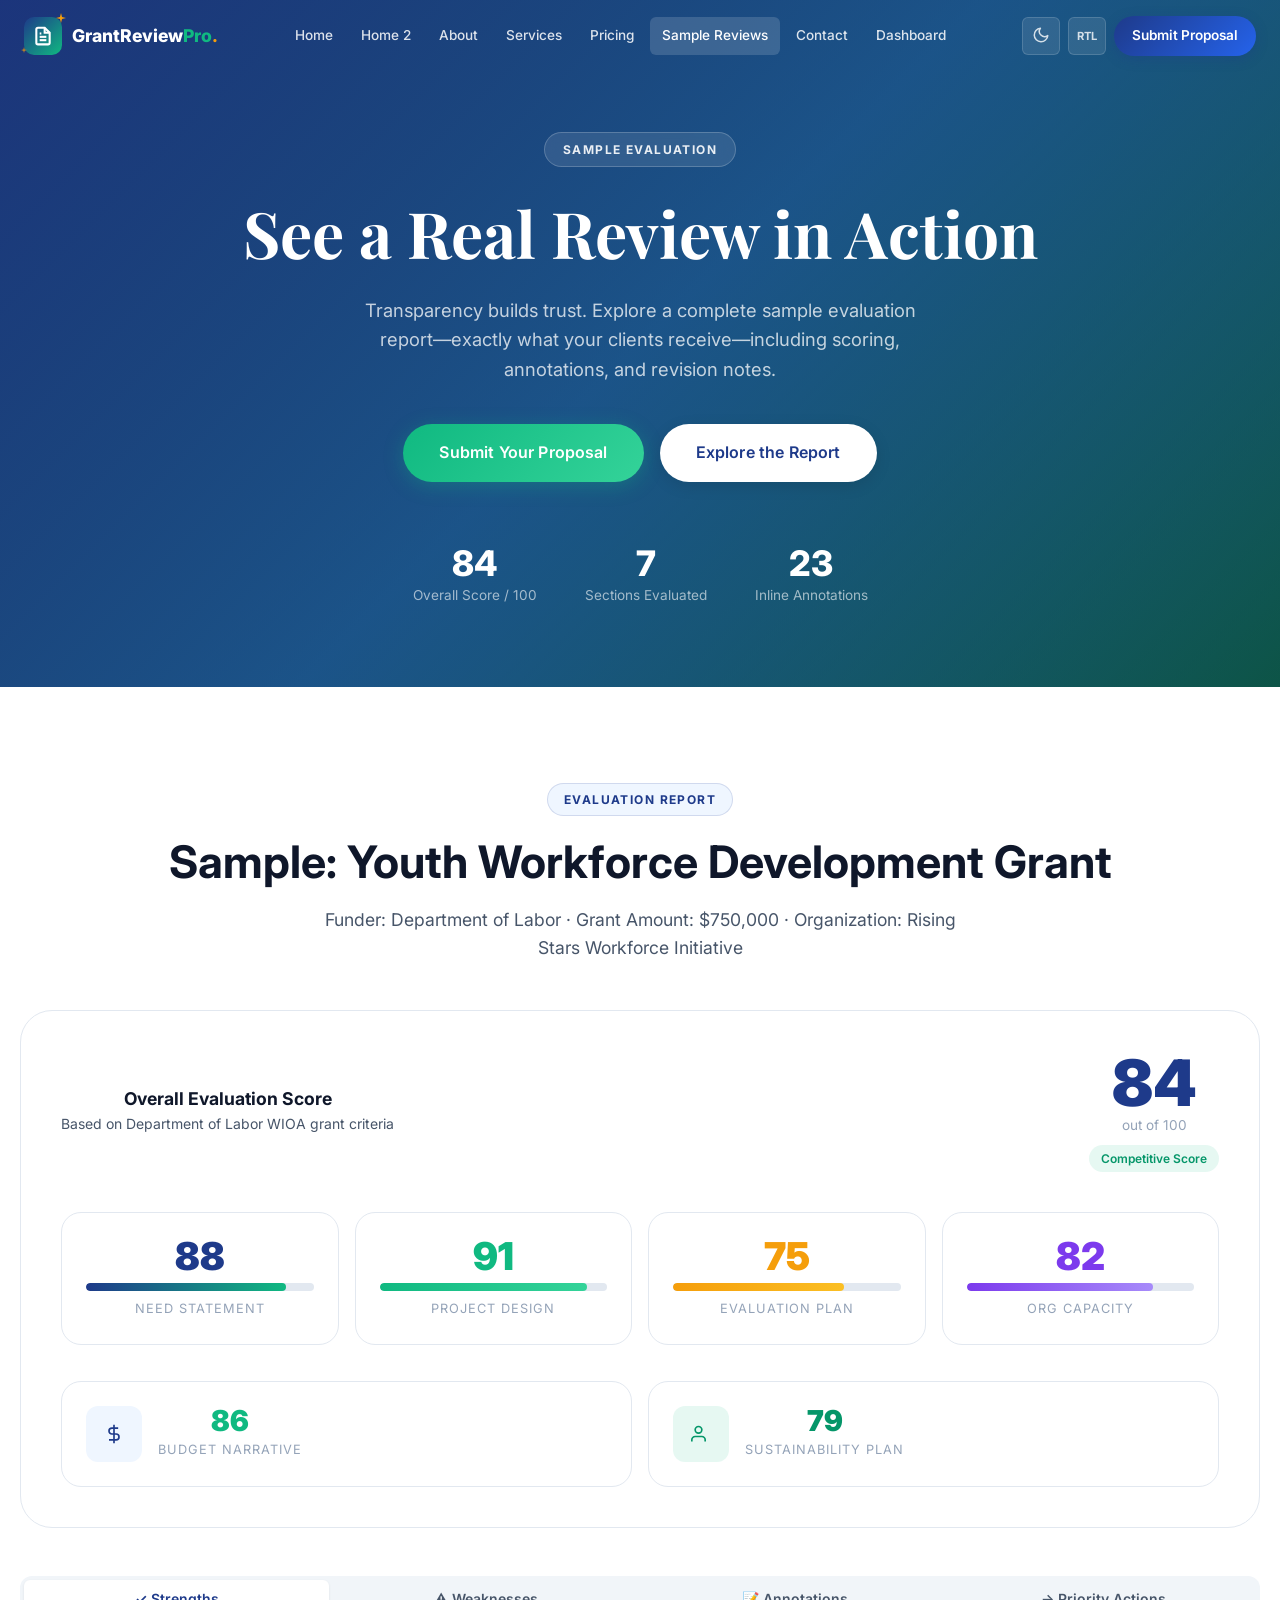
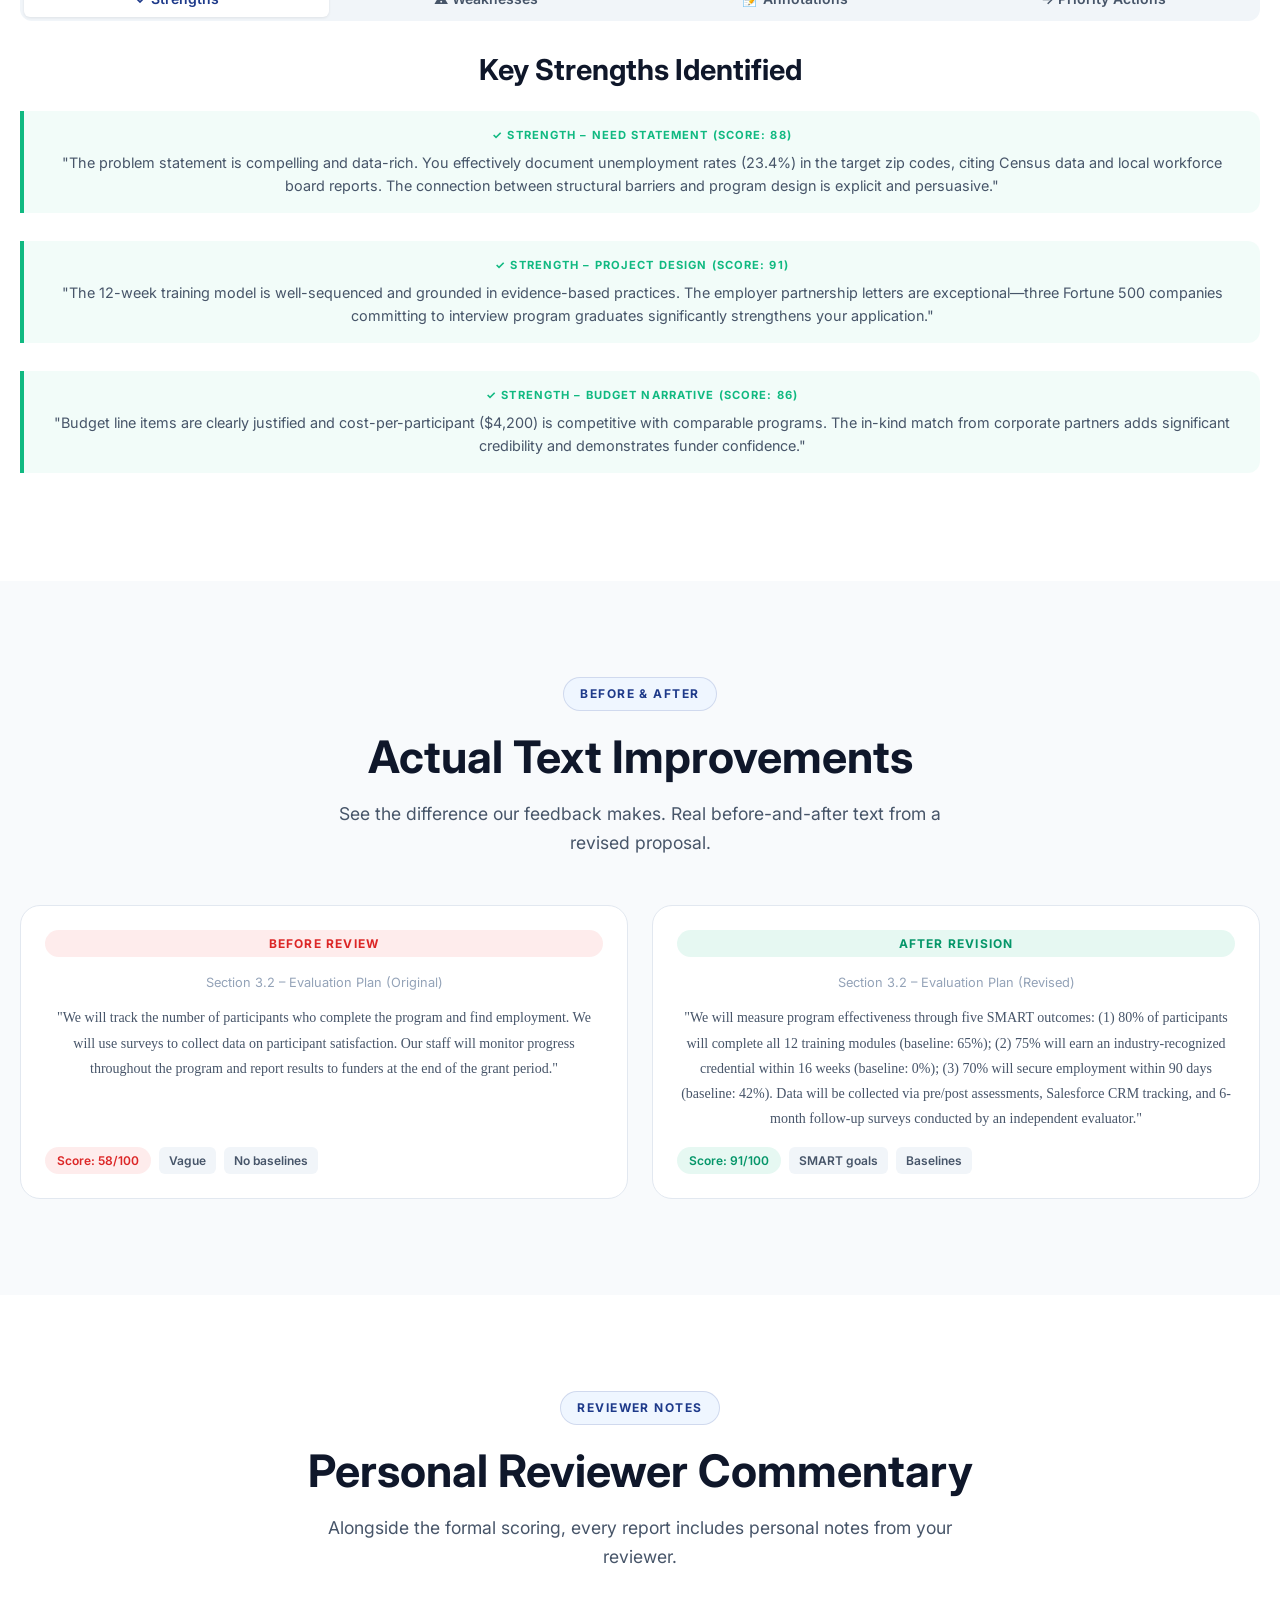
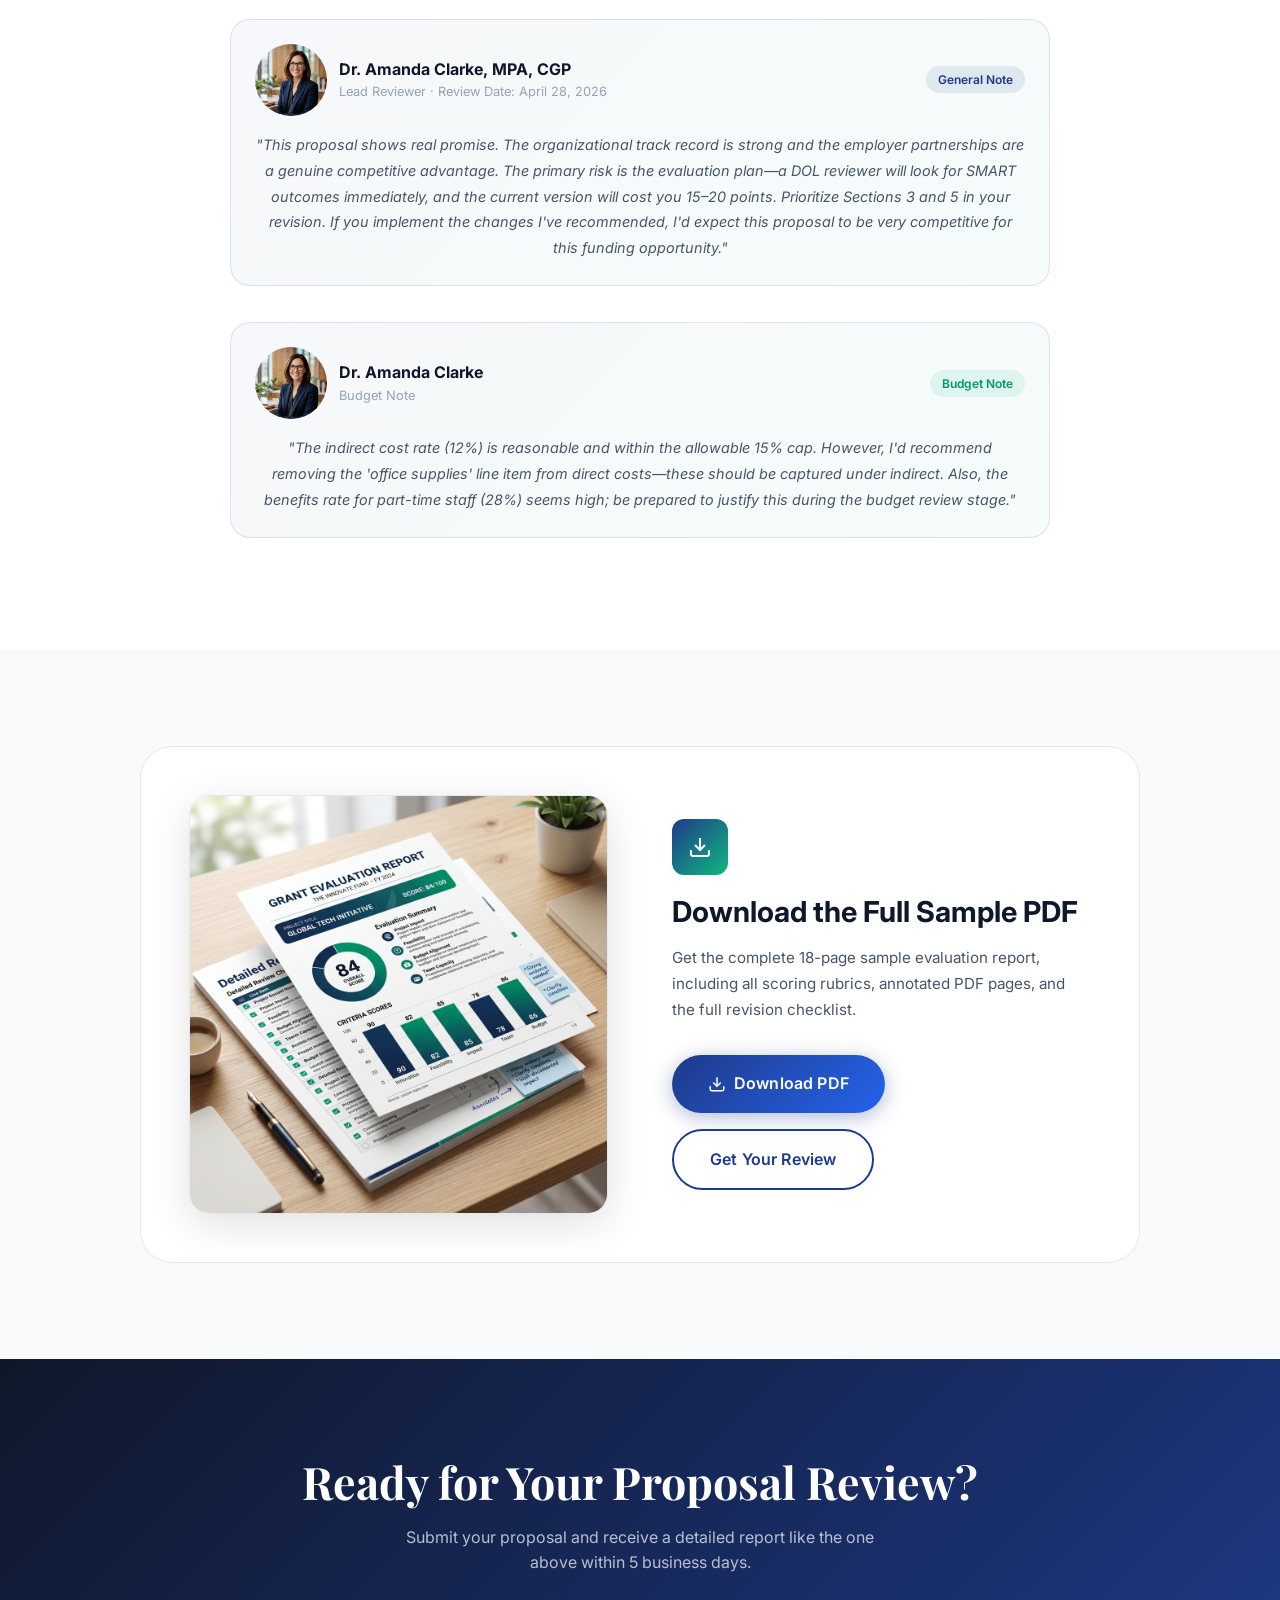
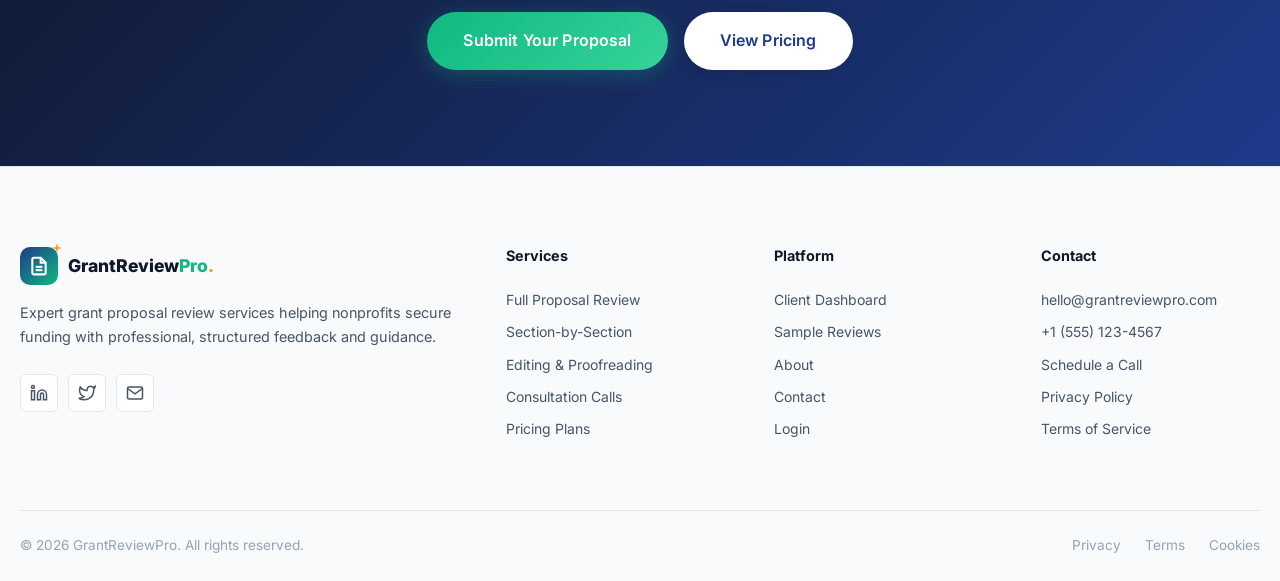
<file: sample-reviews.html>
<!DOCTYPE html>
<html lang="en" data-theme="light">
<head>
<meta charset="UTF-8"/>
<meta name="viewport" content="width=device-width, initial-scale=1.0"/>
<title>Sample Reviews – GrantReviewPro</title>
<link rel="icon" type="image/png" href="assets/images/favicon.png"/>
<meta name="description" content="See exactly what a GrantReviewPro evaluation report looks like. Real sample with scoring, annotations, and before/after comparison."/>
<link href="https://fonts.googleapis.com/css2?family=Inter:wght@300;400;500;600;700;800;900&family=Playfair+Display:wght@600;700;800&display=swap" rel="stylesheet"/>
<link rel="stylesheet" href="assets/css/main.css"/>
<link rel="stylesheet" href="assets/css/nav.css"/>
<style>
.score-card {
  background:var(--surface);border:1px solid var(--border);
  border-radius:var(--radius-lg);padding:24px;
  transition:all var(--transition);
}
.score-card:hover { transform:translateY(-3px);box-shadow:var(--shadow-md); }
.score-num {
  font-size:2.4rem;font-weight:900;line-height:1;margin-bottom:4px;
}
.score-label { font-size:.8rem;color:var(--text-muted);text-transform:uppercase;letter-spacing:.08em; }
.annotation {
  border-left:4px solid var(--primary);
  background:rgba(30,58,138,.05);
  border-radius:0 var(--radius-md) var(--radius-md) 0;
  padding:16px 20px;
  margin-bottom:12px;
  position:relative;
}
.annotation.strength { border-color:var(--secondary);background:rgba(16,185,129,.05); }
.annotation.weakness { border-color:var(--accent);background:rgba(245,158,11,.05); }
.annotation-type {
  font-size:.7rem;font-weight:700;text-transform:uppercase;
  letter-spacing:.1em;margin-bottom:6px;
}
.before-after {
  display:grid;grid-template-columns:1fr 1fr;gap:24px;
}
.ba-panel {
  background:var(--surface);border:1px solid var(--border);
  border-radius:var(--radius-lg);padding:24px;
  display:flex;
  flex-direction:column;
}
.ba-label {
  font-size:.75rem;font-weight:700;text-transform:uppercase;
  letter-spacing:.1em;margin-bottom:16px;padding:4px 12px;
  border-radius:20px;display:inline-block;
}
.ba-before .ba-label { background:rgba(239,68,68,.1);color:#DC2626; }
.ba-after .ba-label { background:rgba(16,185,129,.1);color:var(--secondary-dark); }
.text-preview {
  font-size:.875rem;line-height:1.8;color:var(--text-secondary);
  font-family:'Georgia',serif;
  flex:1;
}
.text-preview.strikethrough { text-decoration:line-through;opacity:.6; }
.reviewer-note {
  background:linear-gradient(135deg,rgba(30,58,138,.04),rgba(16,185,129,.04));
  border:1px solid rgba(30,58,138,.12);
  border-radius:var(--radius-lg);padding:24px;
  margin-bottom:16px;
}
.tab-nav {
  display:flex;gap:4px;background:var(--surface-2);
  padding:4px;border-radius:var(--radius-md);margin-bottom:32px;
  flex-wrap:wrap;
}
.tab-btn {
  flex:1;padding:10px 16px;border-radius:var(--radius-sm);
  font-size:.875rem;font-weight:600;color:var(--text-secondary);
  transition:all var(--transition-fast);white-space:nowrap;
  text-align:center;cursor:pointer;background:none;border:none;
  font-family:inherit;
}
.tab-btn.active { background:var(--surface);color:var(--primary);box-shadow:var(--shadow-sm); }
@media(max-width:768px){ .before-after{grid-template-columns:1fr;} }
</style>
</head>
<body>
<div id="navbar-placeholder"></div>

<!-- HERO -->
<section class="hero" style="min-height:65vh">
  <div class="hero-bg" style="background-image:url('https://images.unsplash.com/photo-1450101499163-c8848c66ca85?w=1920&q=80')"></div>
  <div class="overlay"></div>
  <div class="hero-content">
    <div class="hero-label">Sample Evaluation</div>
    <h1 class="font-display">See a Real Review in Action</h1>
    <p>Transparency builds trust. Explore a complete sample evaluation report—exactly what your clients receive—including scoring, annotations, and revision notes.</p>
    <div class="hero-actions">
      <a href="signup.html" class="btn btn-secondary btn-lg">Submit Your Proposal</a>
      <a href="#sample-report" class="btn btn-white btn-lg">Explore the Report</a>
    </div>
    <div class="hero-stats">
      <div><div class="hero-stat-num">84</div><div class="hero-stat-label">Overall Score / 100</div></div>
      <div><div class="hero-stat-num">7</div><div class="hero-stat-label">Sections Evaluated</div></div>
      <div><div class="hero-stat-num">23</div><div class="hero-stat-label">Inline Annotations</div></div>
    </div>
  </div>
</section>

<!-- EVALUATION REPORT -->
<section class="section" id="sample-report">
  <div class="container">
    <div class="text-center mb-48">
      <div class="section-label">Evaluation Report</div>
      <h2 class="section-title">Sample: Youth Workforce Development Grant</h2>
      <p class="section-desc">Funder: Department of Labor · Grant Amount: $750,000 · Organization: Rising Stars Workforce Initiative</p>
    </div>

    <!-- Scores overview -->
    <div style="background:var(--surface);border:1px solid var(--border);border-radius:var(--radius-xl);padding:40px;margin-bottom:48px">
      <div style="display:flex;align-items:center;justify-content:space-between;flex-wrap:wrap;gap:24px;margin-bottom:40px">
        <div>
          <h3 style="font-size:1.1rem;margin-bottom:4px">Overall Evaluation Score</h3>
          <p style="font-size:.875rem">Based on Department of Labor WIOA grant criteria</p>
        </div>
        <div style="text-align:center">
          <div style="font-size:4rem;font-weight:900;color:var(--primary);line-height:1">84</div>
          <div style="color:var(--text-muted);font-size:.85rem">out of 100</div>
          <div class="badge badge-success" style="margin-top:8px">Competitive Score</div>
        </div>
      </div>
      <div class="grid-4" style="gap:16px;margin-bottom:36px">
        <div class="score-card">
          <div class="score-num" style="color:var(--primary)">88</div>
          <div class="progress-bar" style="margin:8px 0"><div class="progress-fill" data-width="88"></div></div>
          <div class="score-label">Need Statement</div>
        </div>
        <div class="score-card">
          <div class="score-num" style="color:var(--secondary)">91</div>
          <div class="progress-bar" style="margin:8px 0"><div class="progress-fill" data-width="91" style="background:linear-gradient(90deg,var(--secondary),var(--secondary-light))"></div></div>
          <div class="score-label">Project Design</div>
        </div>
        <div class="score-card">
          <div class="score-num" style="color:var(--accent)">75</div>
          <div class="progress-bar" style="margin:8px 0"><div class="progress-fill" data-width="75" style="background:linear-gradient(90deg,var(--accent),#FBBF24)"></div></div>
          <div class="score-label">Evaluation Plan</div>
        </div>
        <div class="score-card">
          <div class="score-num" style="color:#7C3AED">82</div>
          <div class="progress-bar" style="margin:8px 0"><div class="progress-fill" data-width="82" style="background:linear-gradient(90deg,#7C3AED,#A78BFA)"></div></div>
          <div class="score-label">Org Capacity</div>
        </div>
      </div>
      <div class="grid-2" style="gap:16px">
        <div class="score-card" style="display:flex;gap:16px;align-items:center">
          <div class="icon-box" style="flex-shrink:0"><svg width="20" height="20" viewBox="0 0 24 24" fill="none" stroke="currentColor" stroke-width="2"><line x1="12" y1="1" x2="12" y2="23"/><path d="M17 5H9.5a3.5 3.5 0 0 0 0 7h5a3.5 3.5 0 0 1 0 7H6"/></svg></div>
          <div><div class="score-num" style="font-size:1.8rem;color:var(--secondary)">86</div><div class="score-label">Budget Narrative</div></div>
        </div>
        <div class="score-card" style="display:flex;gap:16px;align-items:center">
          <div class="icon-box" style="flex-shrink:0;background:rgba(16,185,129,.1);color:var(--secondary-dark)"><svg width="20" height="20" viewBox="0 0 24 24" fill="none" stroke="currentColor" stroke-width="2"><path d="M17 21v-2a4 4 0 0 0-4-4H5a4 4 0 0 0-4 4v2"/><circle cx="9" cy="7" r="4"/></svg></div>
          <div><div class="score-num" style="font-size:1.8rem;color:var(--secondary-dark)">79</div><div class="score-label">Sustainability Plan</div></div>
        </div>
      </div>
    </div>

    <!-- Tabs for report sections -->
    <div data-tabs="report">
      <div class="tab-nav">
        <button class="tab-btn active" data-tab="strengths">✓ Strengths</button>
        <button class="tab-btn" data-tab="weaknesses">⚠ Weaknesses</button>
        <button class="tab-btn" data-tab="annotations">📝 Annotations</button>
        <button class="tab-btn" data-tab="priorities">→ Priority Actions</button>
      </div>
      <!-- Strengths -->
      <div data-panel="strengths" class="active">
        <h3 style="margin-bottom:24px">Key Strengths Identified</h3>
        <div style="display:flex;flex-direction:column;gap:16px">
          <div class="annotation strength">
            <div class="annotation-type" style="color:var(--secondary)">✓ Strength – Need Statement (Score: 88)</div>
            <p style="font-size:.9rem;margin:0">"The problem statement is compelling and data-rich. You effectively document unemployment rates (23.4%) in the target zip codes, citing Census data and local workforce board reports. The connection between structural barriers and program design is explicit and persuasive."</p>
          </div>
          <div class="annotation strength">
            <div class="annotation-type" style="color:var(--secondary)">✓ Strength – Project Design (Score: 91)</div>
            <p style="font-size:.9rem;margin:0">"The 12-week training model is well-sequenced and grounded in evidence-based practices. The employer partnership letters are exceptional—three Fortune 500 companies committing to interview program graduates significantly strengthens your application."</p>
          </div>
          <div class="annotation strength">
            <div class="annotation-type" style="color:var(--secondary)">✓ Strength – Budget Narrative (Score: 86)</div>
            <p style="font-size:.9rem;margin:0">"Budget line items are clearly justified and cost-per-participant ($4,200) is competitive with comparable programs. The in-kind match from corporate partners adds significant credibility and demonstrates funder confidence."</p>
          </div>
        </div>
      </div>
      <!-- Weaknesses -->
      <div data-panel="weaknesses">
        <h3 style="margin-bottom:24px">Areas Needing Improvement</h3>
        <div style="display:flex;flex-direction:column;gap:16px">
          <div class="annotation weakness">
            <div class="annotation-type" style="color:var(--accent)">⚠ Weakness – Evaluation Plan (Score: 75)</div>
            <p style="font-size:.9rem;margin:0">"The evaluation plan mentions tracking outcomes but lacks SMART goals. You state you will 'track employment rates' but do not specify a target percentage, baseline, or data collection instrument. Add at least 5 measurable outputs with baseline data."</p>
          </div>
          <div class="annotation weakness">
            <div class="annotation-type" style="color:var(--accent)">⚠ Weakness – Sustainability Plan (Score: 79)</div>
            <p style="font-size:.9rem;margin:0">"The sustainability section is vague—'we plan to seek continued funding' is insufficient. Identify at least 2 specific alternative funders, describe your earned income potential, and provide a 3-year financial projection that shows reduced grant dependency."</p>
          </div>
        </div>
      </div>
      <!-- Annotations -->
      <div data-panel="annotations">
        <h3 style="margin-bottom:24px">Sample Inline Annotations (Page 4, Section 2)</h3>
        <div style="background:var(--surface);border:1px solid var(--border);border-radius:var(--radius-lg);padding:32px">
          <div style="font-size:.85rem;color:var(--text-muted);margin-bottom:20px;font-weight:600">ORIGINAL PROPOSAL TEXT – Section 2.1: Target Population</div>
          <div style="font-family:'Georgia',serif;font-size:.95rem;line-height:1.9;color:var(--text-secondary)">
            "Our organization serves young adults in the community who face challenges in finding employment. 
            <span style="background:rgba(245,158,11,.2);border-bottom:2px solid var(--accent);cursor:help;position:relative" title="REVIEWER NOTE: 'Young adults' is undefined. Specify age range (18-24?) per WIOA eligibility.">We will work with approximately 75 participants</span> 
            over the course of the grant period to help them find jobs in various industries. 
            <span style="background:rgba(239,68,68,.15);border-bottom:2px solid #EF4444;cursor:help" title="REVIEWER NOTE: 'Various industries' is too vague. Name your 3 target sectors and why they were chosen.">The program will prepare them for careers that pay living wages.</span>
            Our track record shows we have successfully served this population before and are well-positioned to deliver results."
          </div>
          <div style="margin-top:24px;display:flex;flex-direction:column;gap:12px">
            <div style="display:flex;gap:10px;align-items:flex-start;font-size:.85rem">
              <span style="background:rgba(245,158,11,.2);color:#92400E;font-weight:700;padding:2px 8px;border-radius:4px;flex-shrink:0">NOTE 1</span>
              <span>'Young adults' needs age definition per WIOA Section 129 eligibility criteria (14–24). State explicitly: "youth ages 18–24."</span>
            </div>
            <div style="display:flex;gap:10px;align-items:flex-start;font-size:.85rem">
              <span style="background:rgba(239,68,68,.15);color:#B91C1C;font-weight:700;padding:2px 8px;border-radius:4px;flex-shrink:0">NOTE 2</span>
              <span>Name your 3 target sectors (e.g., healthcare support, tech, skilled trades). Justify selection with local labor market data showing job growth.</span>
            </div>
          </div>
        </div>
      </div>
      <!-- Priority Actions -->
      <div data-panel="priorities">
        <h3 style="margin-bottom:24px">Top Priority Revision Actions</h3>
        <div style="display:flex;flex-direction:column;gap:16px">
          <div style="display:flex;gap:20px;background:var(--surface);border:1px solid var(--border);border-radius:var(--radius-lg);padding:20px;align-items:center">
            <div style="width:40px;height:40px;border-radius:50%;background:var(--primary);color:#fff;display:flex;align-items:center;justify-content:center;font-weight:800;flex-shrink:0">1</div>
            <div>
              <div style="font-weight:700;margin-bottom:4px">Add SMART Outcome Goals to Evaluation Plan</div>
              <p style="font-size:.875rem;margin:0">Include 5+ measurable outcomes with baselines, targets, and data sources. Example: "80% of participants will achieve industry-recognized credentials within 16 weeks (baseline: 0)."</p>
            </div>
            <span class="badge badge-review" style="flex-shrink:0">High Impact</span>
          </div>
          <div style="display:flex;gap:20px;background:var(--surface);border:1px solid var(--border);border-radius:var(--radius-lg);padding:20px;align-items:center">
            <div style="width:40px;height:40px;border-radius:50%;background:var(--secondary);color:#fff;display:flex;align-items:center;justify-content:center;font-weight:800;flex-shrink:0">2</div>
            <div>
              <div style="font-weight:700;margin-bottom:4px">Strengthen the Sustainability Section</div>
              <p style="font-size:.875rem;margin:0">Name 3 specific alternative funders, show a financial projection for years 2–4, and describe your social enterprise or fee-for-service model.</p>
            </div>
            <span class="badge badge-review" style="flex-shrink:0">High Impact</span>
          </div>
          <div style="display:flex;gap:20px;background:var(--surface);border:1px solid var(--border);border-radius:var(--radius-lg);padding:20px;align-items:center">
            <div style="width:40px;height:40px;border-radius:50%;background:var(--accent);color:#fff;display:flex;align-items:center;justify-content:center;font-weight:800;flex-shrink:0">3</div>
            <div>
              <div style="font-weight:700;margin-bottom:4px">Define Target Population More Specifically</div>
              <p style="font-size:.875rem;margin:0">Add WIOA-eligibility language, specify age range, define "economically disadvantaged," and include demographic data for your service area.</p>
            </div>
            <span class="badge badge-pending" style="flex-shrink:0">Medium Impact</span>
          </div>
        </div>
      </div>
    </div>
  </div>
</section>

<!-- BEFORE / AFTER -->
<section class="section bg-2" id="before-after">
  <div class="container">
    <div class="text-center mb-48">
      <div class="section-label">Before &amp; After</div>
      <h2 class="section-title">Actual Text Improvements</h2>
      <p class="section-desc">See the difference our feedback makes. Real before-and-after text from a revised proposal.</p>
    </div>
    <div class="before-after reveal">
      <div class="ba-panel ba-before">
        <div class="ba-label">Before Review</div>
        <div style="margin-bottom:12px;font-size:.8rem;color:var(--text-muted)">Section 3.2 – Evaluation Plan (Original)</div>
        <div class="text-preview">"We will track the number of participants who complete the program and find employment. We will use surveys to collect data on participant satisfaction. Our staff will monitor progress throughout the program and report results to funders at the end of the grant period."</div>
        <div style="margin-top:16px;display:flex;gap:8px">
          <span class="badge" style="background:rgba(239,68,68,.1);color:#DC2626">Score: 58/100</span>
          <span class="tag">Vague</span><span class="tag">No baselines</span>
        </div>
      </div>
      <div class="ba-panel ba-after">
        <div class="ba-label">After Revision</div>
        <div style="margin-bottom:12px;font-size:.8rem;color:var(--text-muted)">Section 3.2 – Evaluation Plan (Revised)</div>
        <div class="text-preview">"We will measure program effectiveness through five SMART outcomes: (1) 80% of participants will complete all 12 training modules (baseline: 65%); (2) 75% will earn an industry-recognized credential within 16 weeks (baseline: 0%); (3) 70% will secure employment within 90 days (baseline: 42%). Data will be collected via pre/post assessments, Salesforce CRM tracking, and 6-month follow-up surveys conducted by an independent evaluator."</div>
        <div style="margin-top:16px;display:flex;gap:8px">
          <span class="badge badge-success">Score: 91/100</span>
          <span class="tag">SMART goals</span><span class="tag">Baselines</span>
        </div>
      </div>
    </div>
  </div>
</section>

<!-- REVIEWER NOTES -->
<section class="section" id="reviewer-notes">
  <div class="container" style="max-width:860px">
    <div class="text-center mb-48">
      <div class="section-label">Reviewer Notes</div>
      <h2 class="section-title">Personal Reviewer Commentary</h2>
      <p class="section-desc">Alongside the formal scoring, every report includes personal notes from your reviewer.</p>
    </div>
    <div style="display:flex;flex-direction:column;gap:20px">
      <div class="reviewer-note reveal">
        <div class="testimonial-author" style="margin-bottom:16px">
          <img src="assets/images/reviewer_amanda.png" alt="Dr. Amanda Clarke" class="avatar avatar-lg" style="object-fit:cover;border-radius:50%"/>
          <div>
            <div style="font-weight:700">Dr. Amanda Clarke, MPA, CGP</div>
            <div style="font-size:.8rem;color:var(--text-muted)">Lead Reviewer · Review Date: April 28, 2026</div>
          </div>
          <span class="badge badge-primary" style="margin-left:auto">General Note</span>
        </div>
        <p style="font-size:.9rem;line-height:1.8;font-style:italic">"This proposal shows real promise. The organizational track record is strong and the employer partnerships are a genuine competitive advantage. The primary risk is the evaluation plan—a DOL reviewer will look for SMART outcomes immediately, and the current version will cost you 15–20 points. Prioritize Sections 3 and 5 in your revision. If you implement the changes I've recommended, I'd expect this proposal to be very competitive for this funding opportunity."</p>
      </div>
      <div class="reviewer-note reveal">
        <div class="testimonial-author" style="margin-bottom:16px">
          <img src="assets/images/reviewer_amanda.png" alt="Dr. Amanda Clarke" class="avatar avatar-lg" style="object-fit:cover;border-radius:50%"/>
          <div>
            <div style="font-weight:700">Dr. Amanda Clarke</div>
            <div style="font-size:.8rem;color:var(--text-muted)">Budget Note</div>
          </div>
          <span class="badge badge-secondary" style="margin-left:auto">Budget Note</span>
        </div>
        <p style="font-size:.9rem;line-height:1.8;font-style:italic">"The indirect cost rate (12%) is reasonable and within the allowable 15% cap. However, I'd recommend removing the 'office supplies' line item from direct costs—these should be captured under indirect. Also, the benefits rate for part-time staff (28%) seems high; be prepared to justify this during the budget review stage."</p>
      </div>
    </div>
  </div>
</section>

<!-- DOWNLOAD CTA -->
<section class="section bg-2" id="download-cta">
  <div class="container">
    <div class="grid-2 reveal" style="align-items:center;gap:64px;background:var(--surface);border:1px solid var(--border);border-radius:var(--radius-xl);padding:48px;max-width:1000px;margin:0 auto;text-align:left">
      <div class="reveal-left" style="position:relative;border-radius:var(--radius-lg);overflow:hidden;box-shadow:var(--shadow-lg);border:1px solid var(--border)">
        <img src="assets/images/report_mockup.png" alt="Grant Evaluation Report Mockup" style="width:100%;height:100%;object-fit:cover;display:block"/>
      </div>
      <div class="reveal-right">
        <div class="icon-box" style="margin-bottom:20px;background:linear-gradient(135deg,var(--primary),var(--secondary));color:#fff">
          <svg width="24" height="24" viewBox="0 0 24 24" fill="none" stroke="currentColor" stroke-width="2"><path d="M21 15v4a2 2 0 0 1-2 2H5a2 2 0 0 1-2-2v-4"/><polyline points="7 10 12 15 17 10"/><line x1="12" y1="15" x2="12" y2="3"/></svg>
        </div>
        <h2 style="margin-bottom:16px;font-size:1.8rem">Download the Full Sample PDF</h2>
        <p style="margin-bottom:32px;color:var(--text-secondary);font-size:.95rem;line-height:1.7">Get the complete 18-page sample evaluation report, including all scoring rubrics, annotated PDF pages, and the full revision checklist.</p>
        <div style="display:flex;gap:16px;flex-wrap:wrap">
          <a href="#" class="btn btn-primary btn-lg">
            <svg width="18" height="18" viewBox="0 0 24 24" fill="none" stroke="currentColor" stroke-width="2"><path d="M21 15v4a2 2 0 0 1-2 2H5a2 2 0 0 1-2-2v-4"/><polyline points="7 10 12 15 17 10"/><line x1="12" y1="15" x2="12" y2="3"/></svg>
            Download PDF
          </a>
          <a href="signup.html" class="btn btn-outline btn-lg">Get Your Review</a>
        </div>
      </div>
    </div>
  </div>
</section>

<!-- CTA -->
<section class="section" style="background:linear-gradient(135deg,#0F172A,#1E3A8A)">
  <div class="container text-center">
    <h2 class="font-display reveal" style="color:#fff;margin-bottom:16px">Ready for Your Proposal Review?</h2>
    <p class="reveal" style="color:rgba(255,255,255,.7);max-width:500px;margin:0 auto 36px">Submit your proposal and receive a detailed report like the one above within 5 business days.</p>
    <div class="hero-actions" style="justify-content:center">
      <a href="signup.html" class="btn btn-secondary btn-lg">Submit Your Proposal</a>
      <a href="pricing.html" class="btn btn-white btn-lg">View Pricing</a>
    </div>
  </div>
</section>

<div id="footer-placeholder"></div>
<script src="assets/js/components.js"></script>
<script src="assets/js/main.js"></script>
<script>
// Tab functionality for sample report
document.querySelectorAll('.tab-btn').forEach(btn => {
  btn.addEventListener('click', () => {
    const container = btn.closest('[data-tabs]') || btn.closest('.section');
    const target = btn.dataset.tab;
    container.querySelectorAll('.tab-btn').forEach(b => b.classList.remove('active'));
    container.querySelectorAll('[data-panel]').forEach(p => {
      p.classList.toggle('active', p.dataset.panel === target);
      p.style.display = p.dataset.panel === target ? 'block' : 'none';
    });
    btn.classList.add('active');
  });
});
// Show first panel by default
document.querySelectorAll('[data-panel]').forEach(p => {
  if (!p.classList.contains('active')) p.style.display = 'none';
});
</script>
</body>
</html>
</file>
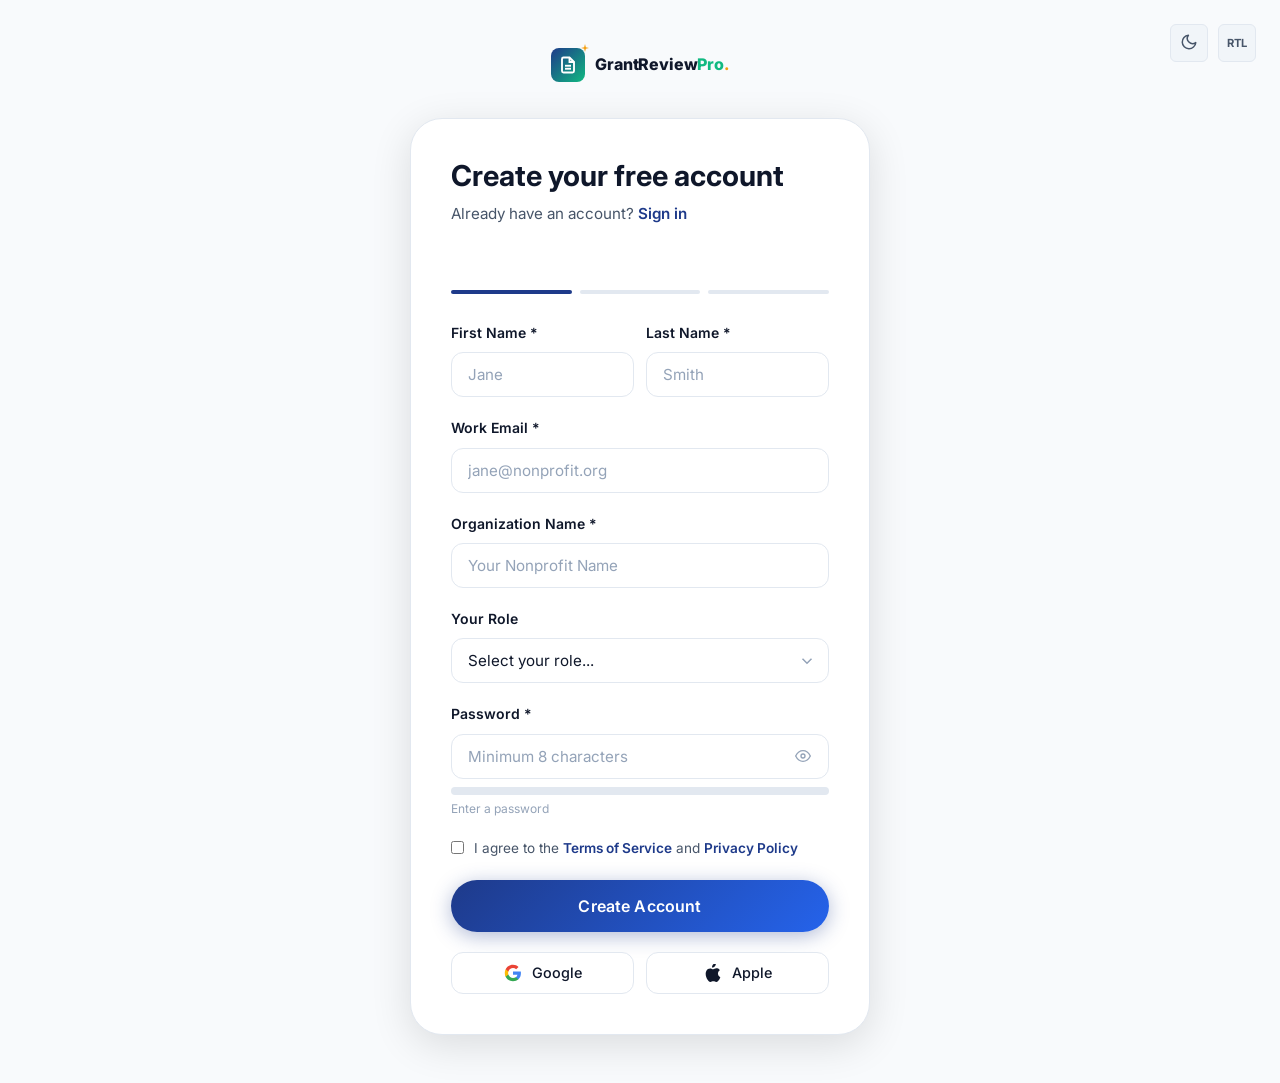
<file: signup.html>
<!DOCTYPE html>
<html lang="en" data-theme="light">
<head>
<meta charset="UTF-8"/>
<meta name="viewport" content="width=device-width, initial-scale=1.0"/>
<title>Sign Up – GrantReviewPro</title>
<link rel="icon" type="image/png" href="assets/images/favicon.png"/>
<link href="https://fonts.googleapis.com/css2?family=Inter:wght@300;400;500;600;700;800;900&family=Playfair+Display:wght@600;700;800&display=swap" rel="stylesheet"/>
<link rel="stylesheet" href="assets/css/main.css"/>
<link rel="stylesheet" href="assets/css/auth.css"/>
</head>
<body>
<div class="auth-page">
  <!-- Left Panel -->
  <div class="auth-panel-left">
    <a href="index.html" class="auth-left-brand">
      <div class="logo-icon" style="position:relative">
        <svg width="22" height="22" viewBox="0 0 24 24" fill="none" stroke="currentColor" stroke-width="2.5" style="position:relative;z-index:2"><path d="M14 2H6a2 2 0 0 0-2 2v16a2 2 0 0 0 2 2h12a2 2 0 0 0 2-2V8z"/><polyline points="14 2 14 8 20 8"/><line x1="16" y1="13" x2="8" y2="13"/><line x1="16" y1="17" x2="8" y2="17"/><polyline points="10 9 9 9 8 9"/></svg>
        <div class="sparkles" style="position:absolute;inset:0;pointer-events:none">
          <svg width="12" height="12" viewBox="0 0 24 24" fill="var(--accent)" style="position:absolute;top:-6px;right:-6px"><path d="M12 0L14.5 9.5L24 12L14.5 14.5L12 24L9.5 14.5L0 12L9.5 9.5L12 0Z"/></svg>
          <svg width="7" height="7" viewBox="0 0 24 24" fill="var(--accent)" style="position:absolute;bottom:2px;left:-4px;opacity:.8"><path d="M12 0L14.5 9.5L24 12L14.5 14.5L12 24L9.5 14.5L0 12L9.5 9.5L12 0Z"/></svg>
        </div>
      </div>
      <span>GrantReview<span style="color:var(--secondary)">Pro</span><span style="color:var(--accent)">.</span></span>
    </a>
    <div class="auth-left-content">
      <h2>Start getting expert feedback on your grant proposals today</h2>
      <p>Create your free account to access the client portal, submit proposals securely, and track your evaluation reports.</p>
      <div class="auth-features">
        <div class="auth-feature"><div class="auth-feature-icon"><svg width="16" height="16" viewBox="0 0 24 24" fill="none" stroke="currentColor" stroke-width="2.5"><polyline points="20 6 9 17 4 12"/></svg></div>Free account — no credit card required</div>
        <div class="auth-feature"><div class="auth-feature-icon"><svg width="16" height="16" viewBox="0 0 24 24" fill="none" stroke="currentColor" stroke-width="2.5"><polyline points="20 6 9 17 4 12"/></svg></div>Submit proposals in 3 minutes</div>
        <div class="auth-feature"><div class="auth-feature-icon"><svg width="16" height="16" viewBox="0 0 24 24" fill="none" stroke="currentColor" stroke-width="2.5"><polyline points="20 6 9 17 4 12"/></svg></div>Reviews delivered in 3–7 business days</div>
        <div class="auth-feature"><div class="auth-feature-icon"><svg width="16" height="16" viewBox="0 0 24 24" fill="none" stroke="currentColor" stroke-width="2.5"><polyline points="20 6 9 17 4 12"/></svg></div>94% client funding success rate</div>
      </div>
    </div>
    <div class="auth-left-bottom">
      <p class="auth-testimonial-text">"Creating an account took less than 2 minutes and I had my first proposal submitted the same day. The platform is beautifully simple and the review quality is outstanding."</p>
      <div class="auth-testimonial-author">
        <div class="avatar" style="background:var(--secondary-dark)">DR</div>
        <div>
          <div class="auth-testimonial-author-name">David Rodriguez</div>
          <div class="auth-testimonial-author-role">Grants Manager, Urban Health Alliance</div>
        </div>
      </div>
    </div>
  </div>

  <!-- Right Panel -->
  <div class="auth-panel-right">
    <a href="index.html" class="auth-mobile-brand">
      <div class="logo-icon" style="position:relative">
        <svg width="18" height="18" viewBox="0 0 24 24" fill="none" stroke="currentColor" stroke-width="2.5" style="position:relative;z-index:2"><path d="M14 2H6a2 2 0 0 0-2 2v16a2 2 0 0 0 2 2h12a2 2 0 0 0 2-2V8z"/><polyline points="14 2 14 8 20 8"/><line x1="16" y1="13" x2="8" y2="13"/><line x1="16" y1="17" x2="8" y2="17"/></svg>
        <div class="sparkles" style="position:absolute;inset:0;pointer-events:none">
          <svg width="8" height="8" viewBox="0 0 24 24" fill="var(--accent)" style="position:absolute;top:-4px;right:-4px"><path d="M12 0L14.5 9.5L24 12L14.5 14.5L12 24L9.5 14.5L0 12L9.5 9.5L12 0Z"/></svg>
        </div>
      </div>
      <span>GrantReview<span style="color:var(--secondary)">Pro</span><span style="color:var(--accent)">.</span></span>
    </a>
    <div class="auth-top-utils">
      <button class="auth-util-btn" data-theme-toggle title="Toggle theme">
        <span class="theme-icon"><svg width="18" height="18" viewBox="0 0 24 24" fill="none" stroke="currentColor" stroke-width="2"><path d="M21 12.79A9 9 0 1 1 11.21 3 7 7 0 0 0 21 12.79z"/></svg></span>
      </button>
      <button class="auth-util-btn" data-rtl-toggle title="Toggle RTL" style="font-weight:700;font-size:.7rem">RTL</button>
    </div>
    <div class="auth-form-container">
      <div style="margin-bottom:28px">
        <h1 class="auth-heading" style="font-size:1.8rem">Create your free account</h1>
        <p class="auth-subheading">Already have an account? <a href="login.html" class="auth-link">Sign in</a></p>
      </div>
      <!-- Progress steps -->
      <div class="auth-steps" style="margin-bottom:28px">
        <div class="auth-step active" id="step-1"></div>
        <div class="auth-step" id="step-2"></div>
        <div class="auth-step" id="step-3"></div>
      </div>
      <form id="signup-form" onsubmit="handleSignup(event)">
        <div class="grid-2" style="gap:12px">
          <div class="form-group">
            <label class="form-label" for="su-fname">First Name *</label>
            <input class="form-control" id="su-fname" type="text" placeholder="Jane" required/>
          </div>
          <div class="form-group">
            <label class="form-label" for="su-lname">Last Name *</label>
            <input class="form-control" id="su-lname" type="text" placeholder="Smith" required/>
          </div>
        </div>
        <div class="form-group">
          <label class="form-label" for="su-email">Work Email *</label>
          <input class="form-control" id="su-email" type="email" placeholder="jane@nonprofit.org" required/>
        </div>
        <div class="form-group">
          <label class="form-label" for="su-org">Organization Name *</label>
          <input class="form-control" id="su-org" type="text" placeholder="Your Nonprofit Name" required/>
        </div>
        <div class="form-group">
          <label class="form-label" for="su-role">Your Role</label>
          <select class="form-control" id="su-role">
            <option value="">Select your role...</option>
            <option>Executive Director / CEO</option>
            <option>Development Director</option>
            <option>Grants Manager / Coordinator</option>
            <option>Program Manager</option>
            <option>Grant Writer (Consultant)</option>
            <option>Other</option>
          </select>
        </div>
        <div class="form-group">
          <label class="form-label" for="su-password">Password *</label>
          <div class="password-field">
            <input class="form-control" id="su-password" type="password" placeholder="Minimum 8 characters" required minlength="8" oninput="updatePasswordStrength(this.value)"/>
            <button type="button" class="password-toggle">
              <svg width="16" height="16" viewBox="0 0 24 24" fill="none" stroke="currentColor" stroke-width="2"><path d="M1 12s4-8 11-8 11 8 11 8-4 8-11 8-11-8-11-8z"/><circle cx="12" cy="12" r="3"/></svg>
            </button>
          </div>
          <div style="margin-top:8px">
            <div class="progress-bar"><div id="pw-strength" class="progress-fill" style="width:0;transition:width .3s,background .3s"></div></div>
            <div id="pw-label" style="font-size:.75rem;color:var(--text-muted);margin-top:4px">Enter a password</div>
          </div>
        </div>
        <div class="auth-terms">
          <label>
            <input type="checkbox" required />
            <span>I agree to the <a href="#" class="auth-link">Terms of Service</a> and <a href="#" class="auth-link">Privacy Policy</a></span>
          </label>
        </div>
        <button type="submit" class="btn btn-primary w-full btn-lg" style="justify-content:center;margin-bottom:20px">Create Account</button>
      </form>
      <div class="grid-2" style="gap:12px">
        <button class="social-btn" onclick="alert('Google sign-up coming soon!')">
          <svg width="18" height="18" viewBox="0 0 24 24"><path d="M22.56 12.25c0-.78-.07-1.53-.2-2.25H12v4.26h5.92c-.26 1.37-1.04 2.53-2.21 3.31v2.77h3.57c2.08-1.92 3.28-4.74 3.28-8.09z" fill="#4285F4"/><path d="M12 23c2.97 0 5.46-.98 7.28-2.66l-3.57-2.77c-.98.66-2.23 1.06-3.71 1.06-2.86 0-5.29-1.93-6.16-4.53H2.18v2.84C3.99 20.53 7.7 23 12 23z" fill="#34A853"/><path d="M5.84 14.09c-.22-.66-.35-1.36-.35-2.09s.13-1.43.35-2.09V7.07H2.18C1.43 8.55 1 10.22 1 12s.43 3.45 1.18 4.93l2.85-2.22.81-.62z" fill="#FBBC05"/><path d="M12 5.38c1.62 0 3.06.56 4.21 1.64l3.15-3.15C17.45 2.09 14.97 1 12 1 7.7 1 3.99 3.47 2.18 7.07l3.66 2.84c.87-2.6 3.3-4.53 6.16-4.53z" fill="#EA4335"/></svg>
          Google
        </button>
        <button class="social-btn" onclick="alert('Apple sign-up coming soon!')">
          <svg width="18" height="18" viewBox="0 0 24 24" fill="currentColor"><path d="M12.152 6.896c-.948 0-2.415-1.078-3.96-1.04-2.04.027-3.91 1.183-4.961 3.014-2.117 3.675-.546 9.103 1.519 12.09 1.013 1.454 2.208 3.09 3.792 3.039 1.52-.065 2.09-.987 3.935-.987 1.831 0 2.35.987 3.96.948 1.637-.026 2.676-1.48 3.676-2.948 1.156-1.688 1.636-3.325 1.662-3.415-.039-.013-3.182-1.221-3.22-4.857-.026-3.04 2.48-4.494 2.597-4.559-1.429-2.09-3.623-2.324-4.39-2.376-2.002-.156-3.312 1.078-4.303 1.078zm2.415-3.989c.896-1.091 1.506-2.61 1.339-4.13-1.312.052-2.909.87-3.844 1.974-.831.961-1.571 2.506-1.378 4.013 1.468.117 2.987-.766 3.883-1.857z"/></svg>
          Apple
        </button>
      </div>

    </div>
  </div>
</div>
<script src="assets/js/main.js"></script>
<script>
function handleSignup(e){
  e.preventDefault();
  const btn=e.target.querySelector('button[type="submit"]');
  btn.disabled=true;btn.textContent='Creating Account...';
  document.getElementById('step-1').classList.add('done');
  document.getElementById('step-2').classList.add('active');
  setTimeout(()=>{
    document.getElementById('step-2').classList.add('done');
    document.getElementById('step-3').classList.add('active');
    setTimeout(()=>{ window.location.href='dashboard.html'; },600);
  },1200);
}
function updatePasswordStrength(v){
  const bar=document.getElementById('pw-strength');
  const lbl=document.getElementById('pw-label');
  let score=0;
  if(v.length>=8)score++;
  if(/[A-Z]/.test(v))score++;
  if(/[0-9]/.test(v))score++;
  if(/[^A-Za-z0-9]/.test(v))score++;
  const levels=[{w:'10%',c:'#EF4444',t:'Too weak'},{w:'35%',c:'#F59E0B',t:'Weak'},{w:'65%',c:'#3B82F6',t:'Good'},{w:'90%',c:'#10B981',t:'Strong'},{w:'100%',c:'#059669',t:'Very strong'}];
  const l=levels[Math.min(score,4)];
  bar.style.width=l.w;bar.style.background=l.c;lbl.textContent=l.t;lbl.style.color=l.c;
}
</script>
</body>
</html>
</file>
<file: assets/css/main.css>
/* ============================================================
   GRANT REVIEWER - Global Stylesheet
   ============================================================ */

@import url('https://fonts.googleapis.com/css2?family=Inter:wght@300;400;500;600;700;800;900&family=Playfair+Display:wght@600;700;800&display=swap');

/* ── Design Tokens ── */
:root {
  --primary: #1E3A8A;
  --primary-light: #2563EB;
  --primary-dark: #1e2d6b;
  --secondary: #10B981;
  --secondary-light: #34D399;
  --secondary-dark: #059669;
  --accent: #F59E0B;

  --bg: #ffffff;
  --bg-2: #F8FAFC;
  --bg-3: #EFF6FF;
  --surface: #ffffff;
  --surface-2: #F1F5F9;
  --border: #E2E8F0;
  --border-light: #F1F5F9;

  --text-primary: #0F172A;
  --text-secondary: #475569;
  --text-muted: #94A3B8;
  --text-white: #ffffff;

  --shadow-sm: 0 1px 3px rgba(0, 0, 0, .08);
  --shadow-md: 0 4px 16px rgba(0, 0, 0, .10);
  --shadow-lg: 0 10px 40px rgba(0, 0, 0, .12);
  --shadow-xl: 0 20px 60px rgba(0, 0, 0, .16);

  --radius-sm: 6px;
  --radius-md: 12px;
  --radius-lg: 20px;
  --radius-xl: 32px;
  --radius-full: 9999px;

  --transition: .3s cubic-bezier(.4, 0, .2, 1);
  --transition-fast: .15s cubic-bezier(.4, 0, .2, 1);

  --nav-h: 72px;
  --max-w: 1280px;
}

/* ── Dark Mode ── */
[data-theme="dark"] {
  --bg: #0B1120;
  --bg-2: #0F172A;
  --bg-3: #1E293B;
  --surface: #1E293B;
  --surface-2: #263349;
  --border: #334155;
  --border-light: #1E293B;

  --text-primary: #F1F5F9;
  --text-secondary: #94A3B8;
  --text-muted: #64748B;

  --shadow-sm: 0 1px 3px rgba(0, 0, 0, .3);
  --shadow-md: 0 4px 16px rgba(0, 0, 0, .4);
  --shadow-lg: 0 10px 40px rgba(0, 0, 0, .5);
  --shadow-xl: 0 20px 60px rgba(0, 0, 0, .6);
}

/* ── Reset ── */
*,
*::before,
*::after {
  box-sizing: border-box;
  margin: 0;
  padding: 0;
}

html {
  scroll-behavior: smooth;
  font-size: 16px;
}

body {
  font-family: 'Inter', sans-serif;
  background: var(--bg);
  color: var(--text-primary);
  line-height: 1.6;
  transition: background var(--transition), color var(--transition);
  overflow-x: hidden;
}

[dir="rtl"] body {
  direction: rtl;
}

img {
  display: block;
  width: 100%;
  height: auto;
  object-fit: cover;
}

a {
  text-decoration: none;
  color: inherit;
}

button {
  cursor: pointer;
  border: none;
  background: none;
  font-family: inherit;
}

ul {
  list-style: none;
}

/* ── Typography ── */
.font-display {
  font-family: 'Playfair Display', serif;
}

h1,
h2,
h3,
h4,
h5,
h6 {
  line-height: 1.2;
  font-weight: 700;
}

h1 {
  font-size: clamp(2.2rem, 5vw, 4rem);
}

h2 {
  font-size: clamp(1.8rem, 3.5vw, 2.8rem);
}

h3 {
  font-size: clamp(1.3rem, 2.5vw, 1.8rem);
}

h4 {
  font-size: 1.2rem;
}

p {
  color: var(--text-secondary);
}

/* ── Container ── */
.container {
  max-width: var(--max-w);
  margin: 0 auto;
  padding: 0 24px;
}

.section {
  padding: 96px 0;
}

.section-sm {
  padding: 64px 0;
}

/* ── Section Labels ── */
.section-label {
  display: inline-flex;
  align-items: center;
  gap: 8px;
  background: var(--bg-3);
  color: var(--primary);
  font-size: .75rem;
  font-weight: 700;
  letter-spacing: .12em;
  text-transform: uppercase;
  padding: 6px 16px;
  border-radius: var(--radius-full);
  border: 1px solid rgba(30, 58, 138, .15);
  margin-bottom: 20px;
}

[data-theme="dark"] .section-label {
  background: rgba(37, 99, 235, .15);
  border-color: rgba(37, 99, 235, .3);
}

.section-title {
  margin-bottom: 16px;
}

.section-desc {
  color: var(--text-secondary);
  font-size: 1.1rem;
  max-width: 640px;
}

.text-center {
  text-align: center;
}

.text-center .section-desc {
  margin: 0 auto;
}

/* ── Gradient Text ── */
.gradient-text {
  background: linear-gradient(135deg, var(--primary) 0%, var(--secondary) 100%);
  -webkit-background-clip: text;
  -webkit-text-fill-color: transparent;
  background-clip: text;
}

/* ── Buttons ── */
.btn {
  display: inline-flex;
  align-items: center;
  justify-content: center;
  gap: 8px;
  padding: 13px 28px;
  border-radius: var(--radius-full);
  font-weight: 600;
  font-size: .95rem;
  transition: all var(--transition);
  white-space: nowrap;
  letter-spacing: .01em;
}

.btn-primary {
  background: linear-gradient(135deg, var(--primary) 0%, var(--primary-light) 100%);
  color: #fff;
  box-shadow: 0 4px 20px rgba(30, 58, 138, .35);
}

.btn-primary:hover {
  transform: translateY(-2px);
  box-shadow: 0 8px 30px rgba(30, 58, 138, .45);
}

.btn-secondary {
  background: linear-gradient(135deg, var(--secondary) 0%, var(--secondary-light) 100%);
  color: #fff;
  box-shadow: 0 4px 20px rgba(16, 185, 129, .3);
}

.btn-secondary:hover {
  transform: translateY(-2px);
  box-shadow: 0 8px 30px rgba(16, 185, 129, .4);
}

.btn-outline {
  border: 2px solid var(--primary);
  color: var(--primary);
  background: transparent;
}

.btn-outline:hover {
  background: var(--primary);
  color: #fff;
  transform: translateY(-2px);
}

.btn-ghost {
  color: var(--text-primary);
  border: 1.5px solid var(--border);
  background: var(--surface);
}

.btn-ghost:hover {
  border-color: var(--primary);
  color: var(--primary);
}

.btn-white {
  background: #fff;
  color: var(--primary);
  box-shadow: var(--shadow-md);
}

.btn-white:hover {
  transform: translateY(-2px);
  box-shadow: var(--shadow-lg);
}

.btn-lg {
  padding: 16px 36px;
  font-size: 1rem;
}

.btn-sm {
  padding: 9px 20px;
  font-size: .85rem;
}

/* ── Cards ── */
.card {
  background: var(--surface);
  border: 1px solid var(--border);
  border-radius: var(--radius-lg);
  padding: 32px;
  transition: all var(--transition);
}

.card:hover {
  transform: translateY(-4px);
  box-shadow: var(--shadow-lg);
  border-color: var(--primary-light);
}

.card-sm {
  padding: 24px;
  border-radius: var(--radius-md);
}

/* Testimonials */
.testimonial-stars {
  display: flex;
  gap: 4px;
  margin-bottom: 16px;
  justify-content: center;
}

.testimonial-author {
  display: flex;
  align-items: center;
  gap: 12px;
  justify-content: center;
  text-align: left;
}

@media (max-width: 768px) {
  .testimonial-author {
    flex-direction: column;
    text-align: center;
    gap: 8px;
  }
}

/* ── Badge ── */
.badge {
  display: inline-flex;
  align-items: center;
  gap: 4px;
  padding: 4px 12px;
  border-radius: var(--radius-full);
  font-size: .75rem;
  font-weight: 600;
}

.badge-primary {
  background: rgba(30, 58, 138, .1);
  color: var(--primary);
}

.badge-secondary {
  background: rgba(16, 185, 129, .1);
  color: var(--secondary-dark);
}

.badge-accent {
  background: rgba(245, 158, 11, .1);
  color: #B45309;
}

.badge-success {
  background: rgba(16, 185, 129, .1);
  color: #059669;
}

.badge-pending {
  background: rgba(245, 158, 11, .1);
  color: #92400E;
}

.badge-review {
  background: rgba(139, 92, 246, .1);
  color: #7C3AED;
}

/* ── Grid Helpers ── */
.grid-2 {
  display: grid;
  grid-template-columns: repeat(2, 1fr);
  gap: 32px;
}

.grid-3 {
  display: grid;
  grid-template-columns: repeat(3, 1fr);
  gap: 28px;
}

.grid-4 {
  display: grid;
  grid-template-columns: repeat(4, 1fr);
  gap: 24px;
}

/* ── Divider ── */
.divider {
  height: 1px;
  background: var(--border);
  margin: 48px 0;
}

/* ── Avatar ── */
.avatar {
  width: 48px;
  height: 48px;
  border-radius: 50%;
  background: var(--bg-3);
  display: flex;
  align-items: center;
  justify-content: center;
  font-weight: 700;
  color: var(--primary);
  font-size: 1rem;
  flex-shrink: 0;
}

.avatar-lg {
  width: 72px;
  height: 72px;
  font-size: 1.4rem;
}

/* ── Progress bar ── */
.progress-bar {
  height: 8px;
  background: var(--border);
  border-radius: var(--radius-full);
  overflow: hidden;
}

.progress-fill {
  height: 100%;
  border-radius: var(--radius-full);
  background: linear-gradient(90deg, var(--primary), var(--secondary));
  width: 0;
  transition: width 1.2s cubic-bezier(.4, 0, .2, 1);
}

/* ── Tags ── */
.tag {
  display: inline-flex;
  align-items: center;
  gap: 4px;
  padding: 3px 10px;
  border-radius: var(--radius-sm);
  font-size: .75rem;
  font-weight: 600;
  background: var(--surface-2);
  color: var(--text-secondary);
}

/* ── Icon Box ── */
.icon-box {
  width: 56px;
  height: 56px;
  border-radius: var(--radius-md);
  background: var(--bg-3);
  display: flex;
  align-items: center;
  justify-content: center;
  color: var(--primary);
  flex-shrink: 0;
  transition: all var(--transition);
}

.icon-box-lg {
  width: 72px;
  height: 72px;
  border-radius: var(--radius-lg);
}

.card:hover .icon-box {
  background: var(--primary);
  color: #fff;
}

/* ── Scroll Reveal ── */
.reveal {
  opacity: 0;
  transform: translateY(32px);
  transition: opacity .7s ease, transform .7s ease;
}

.reveal.visible {
  opacity: 1;
  transform: translateY(0);
}

.reveal-left {
  opacity: 0;
  transform: translateX(-32px);
  transition: opacity .7s ease, transform .7s ease;
}

.reveal-left.visible {
  opacity: 1;
  transform: translateX(0);
}

.reveal-right {
  opacity: 0;
  transform: translateX(32px);
  transition: opacity .7s ease, transform .7s ease;
}

.reveal-right.visible {
  opacity: 1;
  transform: translateX(0);
}

.stagger-1 {
  transition-delay: .1s;
}

.stagger-2 {
  transition-delay: .2s;
}

.stagger-3 {
  transition-delay: .3s;
}

.stagger-4 {
  transition-delay: .4s;
}

.stagger-5 {
  transition-delay: .5s;
}

/* ── Overlay ── */
.overlay {
  position: absolute;
  inset: 0;
  background: linear-gradient(135deg, rgba(30, 58, 138, .85) 0%, rgba(16, 185, 129, .4) 100%);
}

.overlay-dark {
  position: absolute;
  inset: 0;
  background: linear-gradient(to bottom, rgba(15, 23, 42, .6) 0%, rgba(15, 23, 42, .9) 100%);
}

/* ── Form ── */
.form-group {
  margin-bottom: 20px;
}

.form-label {
  display: block;
  font-size: .875rem;
  font-weight: 600;
  margin-bottom: 8px;
  color: var(--text-primary);
}

.form-control {
  width: 100%;
  padding: 12px 16px;
  border: 1.5px solid var(--border);
  border-radius: var(--radius-md);
  background: var(--surface);
  color: var(--text-primary);
  font-family: inherit;
  font-size: .95rem;
  transition: border-color var(--transition), box-shadow var(--transition);
  outline: none;
}

.form-control:focus {
  border-color: var(--primary);
  box-shadow: 0 0 0 3px rgba(30, 58, 138, .12);
}

.form-control::placeholder {
  color: var(--text-muted);
}

select.form-control {
  appearance: none;
  background-image: url("data:image/svg+xml,%3Csvg xmlns='http://www.w3.org/2000/svg' viewBox='0 0 24 24' fill='none' stroke='%2394A3B8' stroke-width='2'%3E%3Cpath d='M6 9l6 6 6-6'/%3E%3C/svg%3E");
  background-repeat: no-repeat;
  background-position: right 12px center;
  background-size: 18px;
  padding-right: 40px;
}

textarea.form-control {
  resize: vertical;
  min-height: 120px;
}

/* ── Scrollbar ── */
::-webkit-scrollbar {
  width: 6px;
}

::-webkit-scrollbar-track {
  background: var(--bg-2);
}

::-webkit-scrollbar-thumb {
  background: var(--border);
  border-radius: 3px;
}

::-webkit-scrollbar-thumb:hover {
  background: var(--primary-light);
}

/* ── Utility ── */
.flex {
  display: flex;
}

.flex-center {
  display: flex;
  align-items: center;
  justify-content: center;
}

.flex-between {
  display: flex;
  align-items: center;
  justify-content: space-between;
}

.flex-col {
  display: flex;
  flex-direction: column;
}

.items-center {
  align-items: center;
}

.gap-8 {
  gap: 8px;
}

.gap-12 {
  gap: 12px;
}

.gap-16 {
  gap: 16px;
}

.gap-24 {
  gap: 24px;
}

.gap-32 {
  gap: 32px;
}

.mt-8 {
  margin-top: 8px;
}

.mt-12 {
  margin-top: 12px;
}

.mt-16 {
  margin-top: 16px;
}

.mt-24 {
  margin-top: 24px;
}

.mt-32 {
  margin-top: 32px;
}

.mt-48 {
  margin-top: 48px;
}

.mb-8 {
  margin-bottom: 8px;
}

.mb-16 {
  margin-bottom: 16px;
}

.mb-24 {
  margin-bottom: 24px;
}

.mb-48 {
  margin-bottom: 48px;
}

.w-full {
  width: 100%;
}

.relative {
  position: relative;
}

.overflow-hidden {
  overflow: hidden;
}

.text-primary-color {
  color: var(--primary);
}

.text-secondary-color {
  color: var(--secondary);
}

.text-muted {
  color: var(--text-muted);
  font-size: .875rem;
}

.fw-600 {
  font-weight: 600;
}

.fw-700 {
  font-weight: 700;
}

.bg-surface {
  background: var(--surface);
}

.bg-2 {
  background: var(--bg-2);
}

.border-top {
  border-top: 1px solid var(--border);
}

/* ── Highlight box ── */
.highlight-box {
  background: linear-gradient(135deg, rgba(30, 58, 138, .06), rgba(16, 185, 129, .06));
  border: 1px solid rgba(30, 58, 138, .12);
  border-radius: var(--radius-lg);
  padding: 32px;
}

[data-theme="dark"] .highlight-box {
  background: linear-gradient(135deg, rgba(37, 99, 235, .1), rgba(16, 185, 129, .08));
  border-color: rgba(37, 99, 235, .2);
}

/* ── Global Alignments & Overrides ── */
html,
body {
  width: 100%;
  overflow-x: hidden;
}

.container {
  width: 100%;
  max-width: 1400px;
  margin: auto;
  padding: 0 20px;
}

body section {
  display: flex;
  flex-direction: column;
  justify-content: center;
  align-items: center;
  text-align: center;
}

img,
.logo,
logo {
  max-width: 100%;
  height: auto;
}

/* ── Responsive ── */
@media (max-width: 1024px) {
  .grid-4 {
    grid-template-columns: repeat(2, 1fr);
  }
}

@media (max-width: 768px) {
  .section {
    padding: 64px 0;
  }

  .section-sm {
    padding: 40px 0;
  }

  .grid-2,
  .grid-3,
  .grid-4 {
    grid-template-columns: 1fr;
    gap: 32px;
  }

  .container {
    padding: 0 24px;
    text-align: center;
  }

  .section-desc {
    margin: 0 auto 24px;
  }

  .flex-between, .flex-center {
    flex-direction: column !important;
    justify-content: center !important;
    text-align: center !important;
    gap: 24px !important;
  }

  .hero-actions {
    flex-direction: column;
    gap: 12px;
    width: 100%;
    max-width: 480px;
    margin: 0 auto;
  }

  .btn {
    width: 100%;
    max-width: 400px;
    margin: 0 auto;
    justify-content: center;
    white-space: normal; /* Allow wrapping on small screens */
    text-align: center;
  }

  .btn-lg {
    padding: 14px 28px;
  }

  /* Center grid items */
  .grid-2 > *, .grid-3 > *, .grid-4 > * {
    margin: 0 auto;
    width: 100%;
  }

  /* Center client story author rows */
  .story-author {
    justify-content: center;
    text-align: center;
  }

  .story-author > div:last-child {
    text-align: left;
  }

  .card {
    max-width: 100%;
  }

  .testimonial-author {
    flex-direction: column;
    text-align: center;
    gap: 8px;
  }
}

@media (max-width: 760px) {
  .container {
    padding: 0 20px;
  }
  
  .section-title {
    font-size: 2rem;
  }
  
  .btn {
    min-width: 260px;
  }
}

@media (max-width: 480px) {
  h1 {
    font-size: 2.2rem;
  }

  h2 {
    font-size: 1.8rem;
  }

  .btn {
    padding: 14px 20px;
  }
  
  .hero-stats {
    gap: 24px;
    flex-direction: column;
    align-items: center;
  }
}

@media (max-width: 360px) {
  .container {
    padding: 0 16px;
  }

  h1 {
    font-size: 1.9rem;
  }

  h2 {
    font-size: 1.6rem;
  }

  h3 {
    font-size: 1.4rem;
  }

  p, .section-desc {
    font-size: 0.95rem;
    text-align: center;
    word-break: break-word;
  }
  
  .btn {
    font-size: 0.9rem;
  }
}
</file>
<file: assets/css/nav.css>
/* ============================================================
   NAVIGATION - nav.css
   ============================================================ */

.navbar {
  position: fixed;
  top: 0;
  left: 0;
  right: 0;
  height: var(--nav-h);
  z-index: 1000;
  transition: all var(--transition);
  background: transparent;
}

.navbar.scrolled {
  background: var(--surface);
  box-shadow: var(--shadow-md);
  border-bottom: 1px solid var(--border);
}

.navbar-inner {
  max-width: var(--max-w);
  margin: 0 auto;
  padding: 0 24px;
  height: 100%;
  display: flex;
  align-items: center;
  justify-content: space-between;
  gap: 16px;
}

/* Logo */
.nav-logo {
  display: flex;
  align-items: center;
  gap: 10px;
  font-weight: 800;
  font-size: 1.1rem;
  color: #fff;
  flex-shrink: 0;
  transition: color var(--transition);
}

.nav-logo .logo-icon {
  width: 38px;
  height: 38px;
  background: linear-gradient(135deg, var(--primary), var(--secondary));
  border-radius: 10px;
  display: flex;
  align-items: center;
  justify-content: center;
  color: #fff;
  flex-shrink: 0;
}

.navbar.scrolled .nav-logo {
  color: var(--text-primary);
}

/* Links */
.nav-links {
  display: flex;
  align-items: center;
  gap: 4px;
  flex: 1;
  justify-content: center;
  flex-wrap: nowrap;
}

.nav-link {
  padding: 8px 12px;
  font-size: .85rem;
  font-weight: 500;
  border-radius: var(--radius-sm);
  color: rgba(255, 255, 255, .85);
  transition: all var(--transition-fast);
  white-space: nowrap;
}

.nav-link:hover,
.nav-link.active {
  color: #fff;
  background: rgba(255, 255, 255, .15);
}

.navbar.scrolled .nav-link {
  color: var(--text-secondary);
}

.navbar.scrolled .nav-link:hover,
.navbar.scrolled .nav-link.active {
  color: var(--primary);
  background: var(--bg-3);
}

/* Nav Right */
.nav-right {
  display: flex;
  align-items: center;
  gap: 8px;
  flex-shrink: 0;
}

/* Utility icon buttons */
.nav-icon-btn {
  width: 38px;
  height: 38px;
  border-radius: var(--radius-sm);
  display: flex;
  align-items: center;
  justify-content: center;
  color: rgba(255, 255, 255, .8);
  background: rgba(255, 255, 255, .1);
  transition: all var(--transition-fast);
  border: 1px solid rgba(255, 255, 255, .15);
}

.nav-icon-btn:hover {
  background: rgba(255, 255, 255, .2);
  color: #fff;
}

.navbar.scrolled .nav-icon-btn {
  color: var(--text-secondary);
  background: var(--surface-2);
  border-color: var(--border);
}

.navbar.scrolled .nav-icon-btn:hover {
  color: var(--primary);
  border-color: var(--primary);
}

/* CTA Buttons */
.nav-cta-primary {
  padding: 9px 18px;
  background: linear-gradient(135deg, var(--primary), var(--primary-light));
  color: #fff !important;
  border-radius: var(--radius-full);
  font-weight: 600;
  font-size: .85rem;
  transition: all var(--transition);
  box-shadow: 0 3px 12px rgba(30, 58, 138, .35);
}

.nav-cta-primary:hover {
  transform: translateY(-1px);
  box-shadow: 0 5px 18px rgba(30, 58, 138, .45);
}

.nav-cta-secondary {
  padding: 9px 18px;
  border: 1.5px solid rgba(255, 255, 255, .5);
  color: #fff !important;
  border-radius: var(--radius-full);
  font-weight: 600;
  font-size: .85rem;
  transition: all var(--transition);
}

.nav-cta-secondary:hover {
  background: rgba(255, 255, 255, .15);
  border-color: #fff;
}

.navbar.scrolled .nav-cta-secondary {
  border-color: var(--primary);
  color: var(--primary) !important;
}

.navbar.scrolled .nav-cta-secondary:hover {
  background: var(--primary);
  color: #fff !important;
}

/* Mobile hamburger */
.hamburger {
  display: none;
  flex-direction: column;
  gap: 5px;
  width: 38px;
  height: 38px;
  align-items: center;
  justify-content: center;
  border-radius: var(--radius-sm);
  background: rgba(255, 255, 255, .1);
  border: 1px solid rgba(255, 255, 255, .2);
  color: #fff;
  transition: all var(--transition-fast);
}

.hamburger span {
  display: block;
  width: 20px;
  height: 2px;
  background: currentColor;
  border-radius: 2px;
  transition: all var(--transition-fast);
}

.hamburger.open span:nth-child(1) {
  transform: rotate(45deg) translate(5px, 5px);
}

.hamburger.open span:nth-child(2) {
  opacity: 0;
}

.hamburger.open span:nth-child(3) {
  transform: rotate(-45deg) translate(5px, -5px);
}

.navbar.scrolled .hamburger {
  background: var(--surface-2);
  border-color: var(--border);
  color: var(--text-primary);
}

/* Mobile menu */
.mobile-menu {
  display: none;
  position: fixed;
  top: var(--nav-h);
  left: 0;
  right: 0;
  background: var(--surface);
  border-bottom: 1px solid var(--border);
  box-shadow: var(--shadow-lg);
  padding: 20px 24px;
  z-index: 999;
  max-height: calc(100vh - var(--nav-h));
  overflow-y: auto;
}

.mobile-menu.open {
  display: block;
}

.mobile-menu .nav-link {
  display: block;
  padding: 12px 0;
  color: var(--text-primary);
  border-bottom: 1px solid var(--border-light);
  font-size: .95rem;
  background: none !important;
  text-align: center;
}

.mobile-menu .nav-link:last-of-type {
  border-bottom: none;
}

.mobile-menu .nav-link:hover,
.mobile-menu .nav-link.active {
  color: var(--primary);
  font-weight: 600;
}

.mobile-menu .nav-link.active {
  background: var(--surface-2) !important;
  padding-left: 12px;
  border-left: 4px solid var(--primary);
}

.mobile-menu-actions {
  display: flex;
  flex-direction: column;
  gap: 12px;
  margin-top: 20px;
  padding-top: 20px;
  border-top: 1px solid var(--border);
}

.mobile-menu-utils {
  display: flex;
  gap: 12px;
  margin-top: 12px;
  justify-content: center;
}

.mobile-menu .nav-icon-btn {
  color: var(--text-secondary);
  background: var(--surface-2);
  border-color: var(--border);
}

.mobile-menu .nav-icon-btn:hover {
  color: var(--primary);
  border-color: var(--primary);
}

/* ── FOOTER ── */
.footer {
  background: var(--bg-2);
  border-top: 1px solid var(--border);
  padding-top: 80px;
}

.footer-grid {
  display: grid;
  grid-template-columns: 2fr 1fr 1fr 1fr;
  gap: 48px;
  padding-bottom: 64px;
}

.footer-brand .nav-logo {
  color: var(--text-primary);
  margin-bottom: 16px;
}

.footer-brand p {
  font-size: .9rem;
  line-height: 1.7;
  margin-bottom: 24px;
}

.footer-social {
  display: flex;
  gap: 10px;
}

.footer-social a {
  width: 38px;
  height: 38px;
  border-radius: var(--radius-sm);
  background: var(--surface);
  border: 1px solid var(--border);
  display: flex;
  align-items: center;
  justify-content: center;
  color: var(--text-secondary);
  transition: all var(--transition-fast);
}

.footer-social a:hover {
  color: var(--primary);
  border-color: var(--primary);
  background: var(--bg-3);
}

.footer-col h5 {
  font-size: .9rem;
  font-weight: 700;
  margin-bottom: 20px;
  color: var(--text-primary);
}

.footer-col a {
  display: block;
  font-size: .875rem;
  color: var(--text-secondary);
  padding: 5px 0;
  transition: color var(--transition-fast);
}

.footer-col a:hover {
  color: var(--primary);
}

.footer-bottom {
  border-top: 1px solid var(--border);
  padding: 24px 0;
  display: flex;
  align-items: center;
  justify-content: space-between;
  gap: 16px;
  font-size: .85rem;
  color: var(--text-muted);
}

.footer-bottom-links {
  display: flex;
  gap: 24px;
}

.footer-bottom-links a {
  color: var(--text-muted);
}

.footer-bottom-links a:hover {
  color: var(--primary);
}

/* ── Hero (shared) ── */
.hero {
  position: relative;
  min-height: 100vh;
  display: flex;
  align-items: center;
  overflow: hidden;
  background: linear-gradient(135deg, #0F172A 0%, #1E3A8A 50%, #0B1120 100%);
}

.hero-bg {
  position: absolute;
  inset: 0;
  background-size: cover;
  background-position: center;
  background-attachment: fixed;
  opacity: .25;
}

.hero-content {
  position: relative;
  z-index: 2;
  max-width: var(--max-w);
  margin: 0 auto;
  padding: calc(var(--nav-h) + 60px) 24px 80px;
}

.hero-label {
  display: inline-flex;
  align-items: center;
  gap: 8px;
  background: rgba(255, 255, 255, .1);
  border: 1px solid rgba(255, 255, 255, .2);
  color: rgba(255, 255, 255, .9);
  font-size: .75rem;
  font-weight: 700;
  letter-spacing: .12em;
  text-transform: uppercase;
  padding: 7px 18px;
  border-radius: var(--radius-full);
  margin-bottom: 28px;
  backdrop-filter: blur(10px);
}

.hero h1 {
  color: #fff;
  margin-bottom: 24px;
}

.hero p {
  color: rgba(255, 255, 255, .75);
  font-size: 1.15rem;
  max-width: 580px;
  margin: 0 auto 40px;
}

.hero-actions {
  display: flex;
  justify-content: center;
  gap: 16px;
  flex-wrap: wrap;
  align-items: center;
}

.hero-stats {
  display: flex;
  justify-content: center;
  gap: 48px;
  margin-top: 64px;
  flex-wrap: wrap;
}

.hero-stat-num {
  font-size: 2.2rem;
  font-weight: 800;
  color: #fff;
  line-height: 1;
}

.hero-stat-label {
  color: rgba(255, 255, 255, .6);
  font-size: .85rem;
  margin-top: 4px;
}

.hero-badge {
  display: inline-flex;
  align-items: center;
  gap: 8px;
  background: rgba(16, 185, 129, .15);
  border: 1px solid rgba(16, 185, 129, .3);
  color: #34D399;
  padding: 8px 16px;
  border-radius: var(--radius-full);
  font-size: .8rem;
  font-weight: 600;
  margin-bottom: 16px;
}

/* Hero scroll indicator */
.scroll-down {
  position: absolute;
  bottom: 40px;
  left: 50%;
  transform: translateX(-50%);
  display: flex;
  flex-direction: column;
  align-items: center;
  gap: 8px;
  color: rgba(255, 255, 255, .5);
  font-size: .75rem;
  animation: bounce 2s infinite;
}

@keyframes bounce {

  0%,
  100% {
    transform: translateX(-50%) translateY(0)
  }

  50% {
    transform: translateX(-50%) translateY(8px)
  }
}

/* ── Responsive nav ── */
@media (max-width: 1100px) {
  .nav-links {
    gap: 0;
  }

  .nav-link {
    padding: 8px 8px;
    font-size: .8rem;
  }

  .nav-cta-primary,
  .nav-cta-secondary {
    padding: 8px 14px;
    font-size: .8rem;
  }
}

@media (max-width: 1024px) {
  .nav-links {
    display: none;
  }

  .hamburger {
    display: flex;
  }

  .nav-cta-primary,
  .nav-cta-secondary,
  .nav-right .nav-icon-btn {
    display: none;
  }
}

@media (max-width: 768px) {
  .footer-grid {
    grid-template-columns: 1fr 1fr;
  }

  .hero-stats {
    gap: 32px;
  }
}

@media (max-width: 480px) {
  .footer-grid {
    grid-template-columns: 1fr;
  }

  .footer-bottom {
    flex-direction: column;
    text-align: center;
  }
}
</file>
<file: assets/css/dashboard.css>
/* ============================================================
   DASHBOARD - dashboard.css
   ============================================================ */

:root {
  --sidebar-w: 260px;
  --sidebar-w-collapsed: 72px;
  --dash-header-h: 64px;
}

/* Layout */
.dash-layout {
  display: flex;
  min-height: 100vh;
  background: var(--bg-2);
}

/* Sidebar */
.dash-sidebar {
  width: var(--sidebar-w);
  background: var(--surface);
  border-right: 1px solid var(--border);
  display: flex;
  flex-direction: column;
  position: fixed;
  top: 0;
  left: 0;
  bottom: 0;
  z-index: 200;
  transition: width var(--transition), transform var(--transition);
}

.dash-sidebar.collapsed {
  width: var(--sidebar-w-collapsed);
}

/* Sidebar header */
.sidebar-header {
  height: var(--dash-header-h);
  display: flex;
  align-items: center;
  justify-content: space-between;
  padding: 0 20px;
  border-bottom: 1px solid var(--border);
  flex-shrink: 0;
}

.sidebar-logo {
  display: flex;
  align-items: center;
  gap: 10px;
  font-weight: 800;
  font-size: 1rem;
  color: var(--text-primary);
  white-space: nowrap;
}

.sidebar-logo .logo-icon {
  width: 34px;
  height: 34px;
  background: linear-gradient(135deg, var(--primary), var(--secondary));
  border-radius: 8px;
  display: flex;
  align-items: center;
  justify-content: center;
  color: #fff;
  flex-shrink: 0;
}

.sidebar-logo-text {
  transition: opacity var(--transition);
}

.dash-sidebar.collapsed .sidebar-logo-text {
  opacity: 0;
  width: 0;
}

.sidebar-toggle {
  width: 32px;
  height: 32px;
  border-radius: var(--radius-sm);
  display: flex;
  align-items: center;
  justify-content: center;
  color: var(--text-secondary);
  background: var(--surface-2);
  border: 1px solid var(--border);
  transition: all var(--transition-fast);
  flex-shrink: 0;
}

.sidebar-toggle:hover {
  color: var(--primary);
  border-color: var(--primary);
}

/* Nav items */
.sidebar-nav {
  flex: 1;
  overflow-y: auto;
  padding: 16px 12px;
}

.sidebar-nav-section {
  font-size: .7rem;
  font-weight: 700;
  letter-spacing: .1em;
  text-transform: uppercase;
  color: var(--text-muted);
  padding: 0 8px;
  margin: 20px 0 8px;
}

.dash-sidebar.collapsed .sidebar-nav-section {
  opacity: 0;
}

.sidebar-nav-item {
  display: flex;
  align-items: center;
  gap: 12px;
  padding: 10px 12px;
  border-radius: var(--radius-md);
  color: var(--text-secondary);
  font-size: .9rem;
  font-weight: 500;
  transition: all var(--transition-fast);
  cursor: pointer;
  white-space: nowrap;
  margin-bottom: 2px;
  border: 1px solid transparent;
}

.sidebar-nav-item:hover {
  color: var(--primary);
  background: var(--bg-3);
  border-color: rgba(30, 58, 138, .1);
}

.sidebar-nav-item.active {
  color: var(--primary);
  background: var(--bg-3);
  border-color: rgba(30, 58, 138, .15);
  border-left: 4px solid var(--primary);
  font-weight: 700;
  padding-left: 8px;
  /* Offset for border-left to keep text aligned */
}

.sidebar-nav-item svg {
  flex-shrink: 0;
}

.sidebar-nav-label {
  transition: opacity var(--transition);
}

.dash-sidebar.collapsed .sidebar-nav-label {
  opacity: 0;
  width: 0;
  overflow: hidden;
}

.sidebar-nav-badge {
  margin-left: auto;
  background: var(--primary);
  color: #fff;
  font-size: .7rem;
  font-weight: 700;
  padding: 2px 7px;
  border-radius: var(--radius-full);
  min-width: 20px;
  text-align: center;
}

.dash-sidebar.collapsed .sidebar-nav-badge {
  display: none;
}

/* Sidebar user */
.sidebar-user {
  padding: 16px 12px;
  border-top: 1px solid var(--border);
  display: flex;
  align-items: center;
  gap: 12px;
  flex-shrink: 0;
}

.sidebar-user-info {
  overflow: hidden;
  transition: opacity var(--transition);
}

.dash-sidebar.collapsed .sidebar-user-info {
  opacity: 0;
  width: 0;
}

.sidebar-user-name {
  font-weight: 600;
  font-size: .875rem;
  color: var(--text-primary);
  white-space: nowrap;
}

.sidebar-user-role {
  font-size: .75rem;
  color: var(--text-muted);
}

/* Main area */
.dash-main {
  margin-left: var(--sidebar-w);
  flex: 1;
  display: flex;
  flex-direction: column;
  min-height: 100vh;
  transition: margin-left var(--transition);
  min-width: 0;
}

.dash-main.collapsed {
  margin-left: var(--sidebar-w-collapsed);
}

/* Header */
.dash-header {
  height: var(--dash-header-h);
  background: var(--surface);
  border-bottom: 1px solid var(--border);
  display: flex;
  align-items: center;
  justify-content: space-between;
  padding: 0 24px;
  position: fixed;
  top: 0;
  right: 0;
  left: var(--sidebar-w);
  z-index: 100;
  gap: 16px;
  transition: left var(--transition);
}

.dash-main.collapsed .dash-header {
  left: var(--sidebar-w-collapsed);
}

@media (max-width: 768px) {
  .dash-header {
    left: 0;
  }
}

.dash-header-left {
  display: flex;
  align-items: center;
  gap: 16px;
}

.dash-title {
  font-size: 1rem;
  font-weight: 700;
}

.dash-breadcrumb {
  font-size: .8rem;
  color: var(--text-muted);
}

.dash-header-right {
  display: flex;
  align-items: center;
  gap: 10px;
}

.dash-icon-btn {
  width: 38px;
  height: 38px;
  border-radius: var(--radius-sm);
  display: flex;
  align-items: center;
  justify-content: center;
  color: var(--text-secondary);
  background: var(--surface-2);
  border: 1px solid var(--border);
  transition: all var(--transition-fast);
  position: relative;
}

.dash-icon-btn:hover {
  color: var(--primary);
  border-color: var(--primary);
}

.notif-dot {
  position: absolute;
  top: 6px;
  right: 6px;
  width: 8px;
  height: 8px;
  background: var(--secondary);
  border-radius: 50%;
  border: 2px solid var(--surface);
}

/* Content area */
.dash-content {
  flex: 1;
  padding: 32px 24px;
  margin-top: var(--dash-header-h);
}

/* Stats grid */
.stats-grid {
  display: grid;
  grid-template-columns: repeat(4, 1fr);
  gap: 20px;
  margin-bottom: 32px;
}

.stat-card {
  background: var(--surface);
  border: 1px solid var(--border);
  border-radius: var(--radius-lg);
  padding: 24px;
  display: flex;
  flex-direction: column;
  gap: 12px;
  transition: all var(--transition);
}

.stat-card:hover {
  transform: translateY(-2px);
  box-shadow: var(--shadow-md);
}

.stat-card-top {
  display: flex;
  align-items: center;
  justify-content: space-between;
}

.stat-icon {
  width: 44px;
  height: 44px;
  border-radius: var(--radius-md);
  display: flex;
  align-items: center;
  justify-content: center;
}

.stat-icon-blue {
  background: rgba(30, 58, 138, .1);
  color: var(--primary);
}

.stat-icon-green {
  background: rgba(16, 185, 129, .1);
  color: var(--secondary-dark);
}

.stat-icon-amber {
  background: rgba(245, 158, 11, .1);
  color: #B45309;
}

.stat-icon-purple {
  background: rgba(139, 92, 246, .1);
  color: #7C3AED;
}

.stat-trend {
  font-size: .75rem;
  font-weight: 600;
  display: flex;
  align-items: center;
  gap: 4px;
}

.trend-up {
  color: var(--secondary-dark);
}

.trend-down {
  color: #EF4444;
}

.stat-value {
  font-size: 2rem;
  font-weight: 800;
  color: var(--text-primary);
  line-height: 1;
}

.stat-label {
  font-size: .85rem;
  color: var(--text-muted);
}

/* Proposal list */
.proposal-table {
  background: var(--surface);
  border: 1px solid var(--border);
  border-radius: var(--radius-lg);
  overflow: hidden;
}

.proposal-table-header {
  display: grid;
  grid-template-columns: 2fr 1fr 1fr 1fr 100px;
  padding: 14px 24px;
  border-bottom: 1px solid var(--border);
  font-size: .75rem;
  font-weight: 700;
  text-transform: uppercase;
  letter-spacing: .08em;
  color: var(--text-muted);
  background: var(--bg-2);
}

.proposal-row {
  display: grid;
  grid-template-columns: 2fr 1fr 1fr 1fr 100px;
  padding: 16px 24px;
  border-bottom: 1px solid var(--border-light);
  align-items: center;
  transition: background var(--transition-fast);
}

.proposal-row:last-child {
  border-bottom: none;
}

.proposal-row:hover {
  background: var(--bg-2);
}

.proposal-title {
  font-weight: 600;
  font-size: .9rem;
  margin-bottom: 2px;
}

.proposal-org {
  font-size: .8rem;
  color: var(--text-muted);
}

/* Upload zone */
.upload-zone {
  border: 2px dashed var(--border);
  border-radius: var(--radius-lg);
  padding: 48px 32px;
  text-align: center;
  transition: all var(--transition);
  cursor: pointer;
  background: var(--bg-2);
}

.upload-zone:hover,
.upload-zone.dragover {
  border-color: var(--primary);
  background: var(--bg-3);
}

.upload-icon {
  color: var(--text-muted);
  margin-bottom: 16px;
}

.upload-zone:hover .upload-icon {
  color: var(--primary);
}

/* Messages */
.messages-container {
  display: flex;
  flex-direction: column;
  gap: 16px;
  height: 400px;
  overflow-y: auto;
  padding: 20px;
}

.message {
  display: flex;
  gap: 12px;
  max-width: 80%;
}

.message.sent {
  align-self: flex-end;
  flex-direction: row-reverse;
}

.message-bubble {
  background: var(--surface);
  border: 1px solid var(--border);
  border-radius: var(--radius-md);
  padding: 12px 16px;
  font-size: .875rem;
  line-height: 1.6;
}

.message.sent .message-bubble {
  background: var(--primary);
  color: #fff;
  border-color: var(--primary);
}

.message-time {
  font-size: .7rem;
  color: var(--text-muted);
  margin-top: 4px;
}

/* Calendar */
.calendar-grid {
  display: grid;
  grid-template-columns: repeat(7, 1fr);
  gap: 4px;
}

.cal-day {
  aspect-ratio: 1;
  display: flex;
  align-items: center;
  justify-content: center;
  border-radius: var(--radius-sm);
  font-size: .85rem;
  cursor: pointer;
  transition: all var(--transition-fast);
}

.cal-day:hover {
  background: var(--bg-3);
  color: var(--primary);
}

.cal-day.available:hover {
  background: var(--secondary);
  color: #fff;
}

.cal-day.today {
  background: var(--primary);
  color: #fff;
  font-weight: 700;
}

.cal-day.booked {
  background: rgba(30, 58, 138, .1);
  color: var(--primary);
  font-weight: 600;
}

.cal-day.other-month {
  color: var(--text-muted);
}

/* Score ring */
.score-ring {
  width: 120px;
  height: 120px;
  border-radius: 50%;
  background: conic-gradient(var(--secondary) calc(var(--pct)*1%), var(--border) 0);
  display: flex;
  align-items: center;
  justify-content: center;
  position: relative;
}

.score-ring::after {
  content: '';
  position: absolute;
  inset: 12px;
  background: var(--surface);
  border-radius: 50%;
}

.score-ring-value {
  position: relative;
  z-index: 1;
  font-size: 1.4rem;
  font-weight: 800;
  color: var(--text-primary);
}

/* Mobile sidebar overlay */
.sidebar-overlay {
  display: none;
  position: fixed;
  inset: 0;
  background: rgba(0, 0, 0, .5);
  z-index: 199;
  backdrop-filter: blur(2px);
}

.sidebar-overlay.show {
  display: block;
}

/* Mobile hamburger for dashboard */
.dash-hamburger {
  display: none;
  width: 38px;
  height: 38px;
  border-radius: var(--radius-sm);
  align-items: center;
  justify-content: center;
  color: var(--text-secondary);
  background: var(--surface-2);
  border: 1px solid var(--border);
}

@media (max-width: 1024px) {
  .stats-grid {
    grid-template-columns: repeat(2, 1fr);
  }

  .proposal-table-header,
  .proposal-row {
    grid-template-columns: 2fr 1fr 1fr 80px;
  }

  .proposal-row> :nth-child(3) {
    display: none;
  }

  .proposal-table-header> :nth-child(3) {
    display: none;
  }
}

@media (max-width: 768px) {
  .dash-sidebar {
    transform: translateX(-100%);
  }

  .dash-sidebar.mobile-open {
    transform: translateX(0);
  }

  .dash-main {
    margin-left: 0 !important;
  }

  .dash-hamburger {
    display: flex;
  }

  .dash-content {
    padding: 20px 16px;
  }

  .dash-content .flex-between {
    flex-direction: column !important;
    align-items: center !important;
    text-align: center;
    gap: 20px;
  }

  .dash-content .btn {
    width: 100%;
    max-width: 400px;
    justify-content: center;
    margin: 0 auto;
  }

  .stats-grid {
    grid-template-columns: repeat(2, 1fr);
    gap: 12px;
  }

  .proposal-table-header,
  .proposal-row {
    grid-template-columns: 1fr 1fr 80px;
    font-size: .8rem;
    padding: 12px 16px;
  }

  .proposal-table-header> :nth-child(2),
  .proposal-row> :nth-child(2) {
    display: none;
  }

  .dash-main .grid-2 {
    grid-template-columns: 1fr !important;
    gap: 24px !important;
  }
}

@media (max-width: 480px) {
  .stats-grid {
    grid-template-columns: 1fr 1fr;
    gap: 10px;
  }

  .stat-card {
    padding: 16px;
  }

  .stat-value {
    font-size: 1.5rem;
  }

  /* Collapse proposal table to 2 columns: Name + Score only */
  .proposal-table-header,
  .proposal-row {
    grid-template-columns: 1fr auto;
    font-size: .8rem;
    padding: 10px 12px;
  }

  /* Hide Status, Submitted, Action columns */
  .proposal-table-header> :nth-child(2),
  .proposal-table-header> :nth-child(3),
  .proposal-table-header> :nth-child(5),
  .proposal-row> :nth-child(2),
  .proposal-row> :nth-child(3),
  .proposal-row> :nth-child(5) {
    display: none;
  }

  /* Keep Score (4th) visible */
  .proposal-table-header> :nth-child(4),
  .proposal-row> :nth-child(4) {
    display: block;
  }
}

@media (max-width: 360px) {

  /* Prevent any horizontal overflow */
  .dash-layout {
    overflow-x: hidden;
  }

  .dash-main {
    min-width: 0;
    max-width: 100vw;
    overflow-x: hidden;
  }

  .dash-content {
    padding: 16px 12px;
    overflow-x: hidden;
  }

  /* Collapse the 2-column section layout to 1 column —
     overrides the inline style="grid-template-columns: 2fr 1fr" */
  [style*="grid-template-columns: 2fr 1fr"] {
    grid-template-columns: 1fr !important;
    gap: 16px !important;
  }

  /* Stats: single column stack */
  .stats-grid {
    grid-template-columns: 1fr 1fr !important;
    gap: 8px;
  }

  .stat-card {
    padding: 12px;
  }

  .stat-value {
    font-size: 1.25rem;
  }

  .stat-label {
    font-size: .75rem;
  }

  /* Proposal card header row */
  .card .flex-between {
    flex-direction: row !important;
    align-items: center !important;
    flex-wrap: wrap;
    gap: 8px;
    padding: 14px 12px !important;
  }

  .card .flex-between h3 {
    font-size: .95rem !important;
  }

  .card .flex-between .btn {
    width: auto !important;
    margin: 0 !important;
  }

  /* Proposal table: Name + Score only, 2 columns */
  .proposal-table-header,
  .proposal-row {
    grid-template-columns: 1fr auto !important;
    font-size: .78rem;
    padding: 10px 12px;
  }

  .proposal-table-header> :nth-child(2),
  .proposal-table-header> :nth-child(3),
  .proposal-table-header> :nth-child(5),
  .proposal-row> :nth-child(2),
  .proposal-row> :nth-child(3),
  .proposal-row> :nth-child(5) {
    display: none !important;
  }

  .proposal-table-header> :nth-child(4),
  .proposal-row> :nth-child(4) {
    display: block;
    text-align: right;
  }

  .proposal-title {
    font-size: .82rem;
  }

  .proposal-org {
    font-size: .72rem;
  }

  /* Dashboard header */
  .dash-header {
    padding: 0 12px;
    gap: 8px;
  }

  .dash-breadcrumb {
    font-size: .72rem;
  }

  /* Quick upload card */
  .upload-zone {
    padding: 28px 16px;
  }

  /* Welcome text */
  .dash-content h2 {
    font-size: 1.2rem !important;
  }
}
</file>
<file: assets/css/auth.css>
/* ================================================
   AUTH PAGES - auth.css
   ================================================ */

.auth-page {
  min-height: 100vh;
  display: flex;
  background: var(--bg-2);
  overflow: hidden;
}

/* Left panel — hidden on desktop (web view) */
.auth-panel-left {
  display: none;
  flex: 1;
  background: linear-gradient(135deg, #0F172A 0%, #1E3A8A 50%, #0B1120 100%);
  flex-direction: column;
  justify-content: space-between;
  padding: 48px;
  position: relative;
}
.auth-panel-left::before {
  content: '';
  position: absolute; inset: 0;
  background: url("data:image/svg+xml,%3Csvg width='60' height='60' viewBox='0 0 60 60' xmlns='http://www.w3.org/2000/svg'%3E%3Cg fill='none' fill-rule='evenodd'%3E%3Cg fill='%23ffffff' fill-opacity='0.03'%3E%3Cpath d='M36 34v-4h-2v4h-4v2h4v4h2v-4h4v-2h-4zm0-30V0h-2v4h-4v2h4v4h2V6h4V4h-4zM6 34v-4H4v4H0v2h4v4h2v-4h4v-2H6zM6 4V0H4v4H0v2h4v4h2V6h4V4H6z'/%3E%3C/g%3E%3C/g%3E%3C/svg%3E");
}

.auth-left-brand {
  display: flex; align-items: center; gap: 12px;
  color: #fff; font-weight: 800; font-size: 1.1rem;
  position: relative; z-index: 1;
  letter-spacing: -0.01em;
  text-decoration: none;
  overflow: visible;
}
.auth-left-brand .logo-icon {
  width: 42px; height: 42px;
  background: linear-gradient(135deg, var(--primary), var(--secondary));
  border-radius: 10px;
  display: flex; align-items: center; justify-content: center;
  color: #fff;
  flex-shrink: 0;
}

.auth-left-content {
  position: relative; z-index: 1;
}
.auth-left-content h2 {
  color: #fff;
  font-size: 2.4rem;
  line-height: 1.2;
  margin-bottom: 20px;
}
.auth-left-content p {
  color: rgba(255,255,255,.65);
  font-size: 1rem;
  line-height: 1.7;
  margin-bottom: 40px;
}
.auth-features { display: flex; flex-direction: column; gap: 16px; }
.auth-feature {
  display: flex; align-items: center; gap: 14px;
  color: rgba(255,255,255,.85);
  font-size: .9rem;
}
.auth-feature-icon {
  width: 36px; height: 36px;
  background: rgba(16,185,129,.2);
  border: 1px solid rgba(16,185,129,.3);
  border-radius: 8px;
  display: flex; align-items: center; justify-content: center;
  color: #34D399;
  flex-shrink: 0;
}

.auth-left-bottom {
  position: relative; z-index: 1;
  border-top: 1px solid rgba(255,255,255,.1);
  padding-top: 24px;
}
.auth-testimonial-text {
  color: rgba(255,255,255,.75);
  font-size: .9rem;
  font-style: italic;
  line-height: 1.7;
  margin-bottom: 16px;
}
.auth-testimonial-author {
  display: flex; align-items: center; gap: 12px;
}
.auth-testimonial-author .avatar {
  background: var(--primary-light);
  color: #fff;
}
.auth-testimonial-author-name { color: #fff; font-weight: 600; font-size: .875rem; }
.auth-testimonial-author-role { color: rgba(255,255,255,.5); font-size: .75rem; }

/* Right panel — full width since left panel is hidden */
.auth-panel-right {
  width: 100%;
  flex-shrink: 0;
  display: flex;
  flex-direction: column;
  align-items: center;
  justify-content: center;
  min-height: 100vh;
  padding: 48px 24px;
  overflow-y: auto;
  position: relative;
}
/* Mobile brand (shown when left panel hidden) */
.auth-mobile-brand {
  display: none;
  align-items: center;
  gap: 10px;
  font-weight: 800;
  font-size: 1rem;
  color: var(--text-primary);
  margin-bottom: 32px;
  letter-spacing: -0.01em;
  text-decoration: none;
  overflow: visible;
}
.auth-mobile-brand .logo-icon {
  width: 34px; height: 34px;
  background: linear-gradient(135deg, var(--primary), var(--secondary));
  border-radius: 8px;
  display: flex; align-items: center; justify-content: center;
  color: #fff;
  flex-shrink: 0;
}

.auth-top-utils {
  position: absolute;
  top: 24px;
  right: 24px;
  display: flex;
  gap: 10px;
  z-index: 10;
}
.auth-util-btn {
  width: 38px; height: 38px;
  border-radius: var(--radius-sm);
  display: flex; align-items: center; justify-content: center;
  color: var(--text-secondary);
  background: var(--surface-2);
  border: 1px solid var(--border);
  transition: all var(--transition-fast);
}
.auth-util-btn:hover { color: var(--primary); border-color: var(--primary); }

.auth-form-container {
  display: flex;
  flex-direction: column;
  justify-content: center;
  max-width: 460px;
  width: 100%;
  background: var(--surface);
  border-radius: var(--radius-xl);
  border: 1px solid var(--border);
  box-shadow: var(--shadow-lg);
  padding: 40px;
}

/* Show mobile brand on all sizes since left panel is removed */
.auth-mobile-brand { display: flex !important; margin-bottom: 36px; }
.auth-heading { margin-bottom: 8px; }
.auth-subheading { color: var(--text-secondary); font-size: .95rem; margin-bottom: 36px; }

/* Terms and Conditions */
.auth-terms {
  margin-bottom: 20px;
}
.auth-terms label {
  display: flex;
  align-items: flex-start;
  gap: 10px;
  font-size: .85rem;
  cursor: pointer;
  color: var(--text-secondary);
}
.auth-terms input[type="checkbox"] {
  accent-color: var(--primary);
  margin-top: 3px;
  flex-shrink: 0;
}

/* Authentication Links */
.auth-link {
  color: var(--primary);
  font-weight: 600;
  text-decoration: none;
  transition: all var(--transition-fast);
}
.auth-link:hover {
  color: var(--primary-light);
  text-decoration: underline;
}

/* Password field */
.password-field { position: relative; }
.password-toggle {
  position: absolute; right: 14px; top: 50%;
  transform: translateY(-50%);
  color: var(--text-muted);
  width: 24px; height: 24px;
  display: flex; align-items: center; justify-content: center;
  transition: color var(--transition-fast);
}
.password-toggle:hover { color: var(--primary); }

/* Divider */
.auth-divider {
  display: flex; align-items: center; gap: 16px;
  margin: 24px 0;
  color: var(--text-muted);
  font-size: .85rem;
}
.auth-divider::before, .auth-divider::after {
  content: '';
  flex: 1;
  height: 1px;
  background: var(--border);
}

/* Social buttons */
.social-btn {
  width: 100%;
  display: flex; align-items: center; justify-content: center; gap: 10px;
  padding: 11px 20px;
  border: 1.5px solid var(--border);
  border-radius: var(--radius-md);
  font-size: .9rem;
  font-weight: 500;
  color: var(--text-primary);
  background: var(--surface);
  transition: all var(--transition-fast);
}
.social-btn:hover { border-color: var(--primary); color: var(--primary); }

.auth-footer-text {
  text-align: center;
  margin-top: 32px;
  font-size: .875rem;
  color: var(--text-secondary);
}
.auth-footer-text a { color: var(--primary); font-weight: 600; }

/* Steps indicator */
.auth-steps {
  display: flex; gap: 8px; margin-bottom: 32px;
}
.auth-step {
  height: 4px; border-radius: 2px;
  background: var(--border);
  flex: 1;
  transition: background var(--transition);
}
.auth-step.active { background: var(--primary); }
.auth-step.done { background: var(--secondary); }

@media (max-width: 900px) {
  .auth-panel-left { display: none; }
  .auth-panel-right { padding: 80px 20px 40px; }
  .auth-top-utils { 
    position: absolute;
    top: 24px;
    right: 24px;
    margin-bottom: 0;
  }
  .auth-mobile-brand { margin-top: 40px; margin-bottom: 40px; }
}
@media (max-width: 600px) {
  .auth-panel-right { padding: 20px 12px; }
  .auth-form-container {
    max-width: 100%;
    padding: 28px 20px;
    border-radius: var(--radius-lg);
  }
}
@media (max-width: 480px) {
  .auth-form-container {
    padding: 24px 16px;
    box-shadow: none;
    border: none;
    background: transparent;
  }
}
</file>
